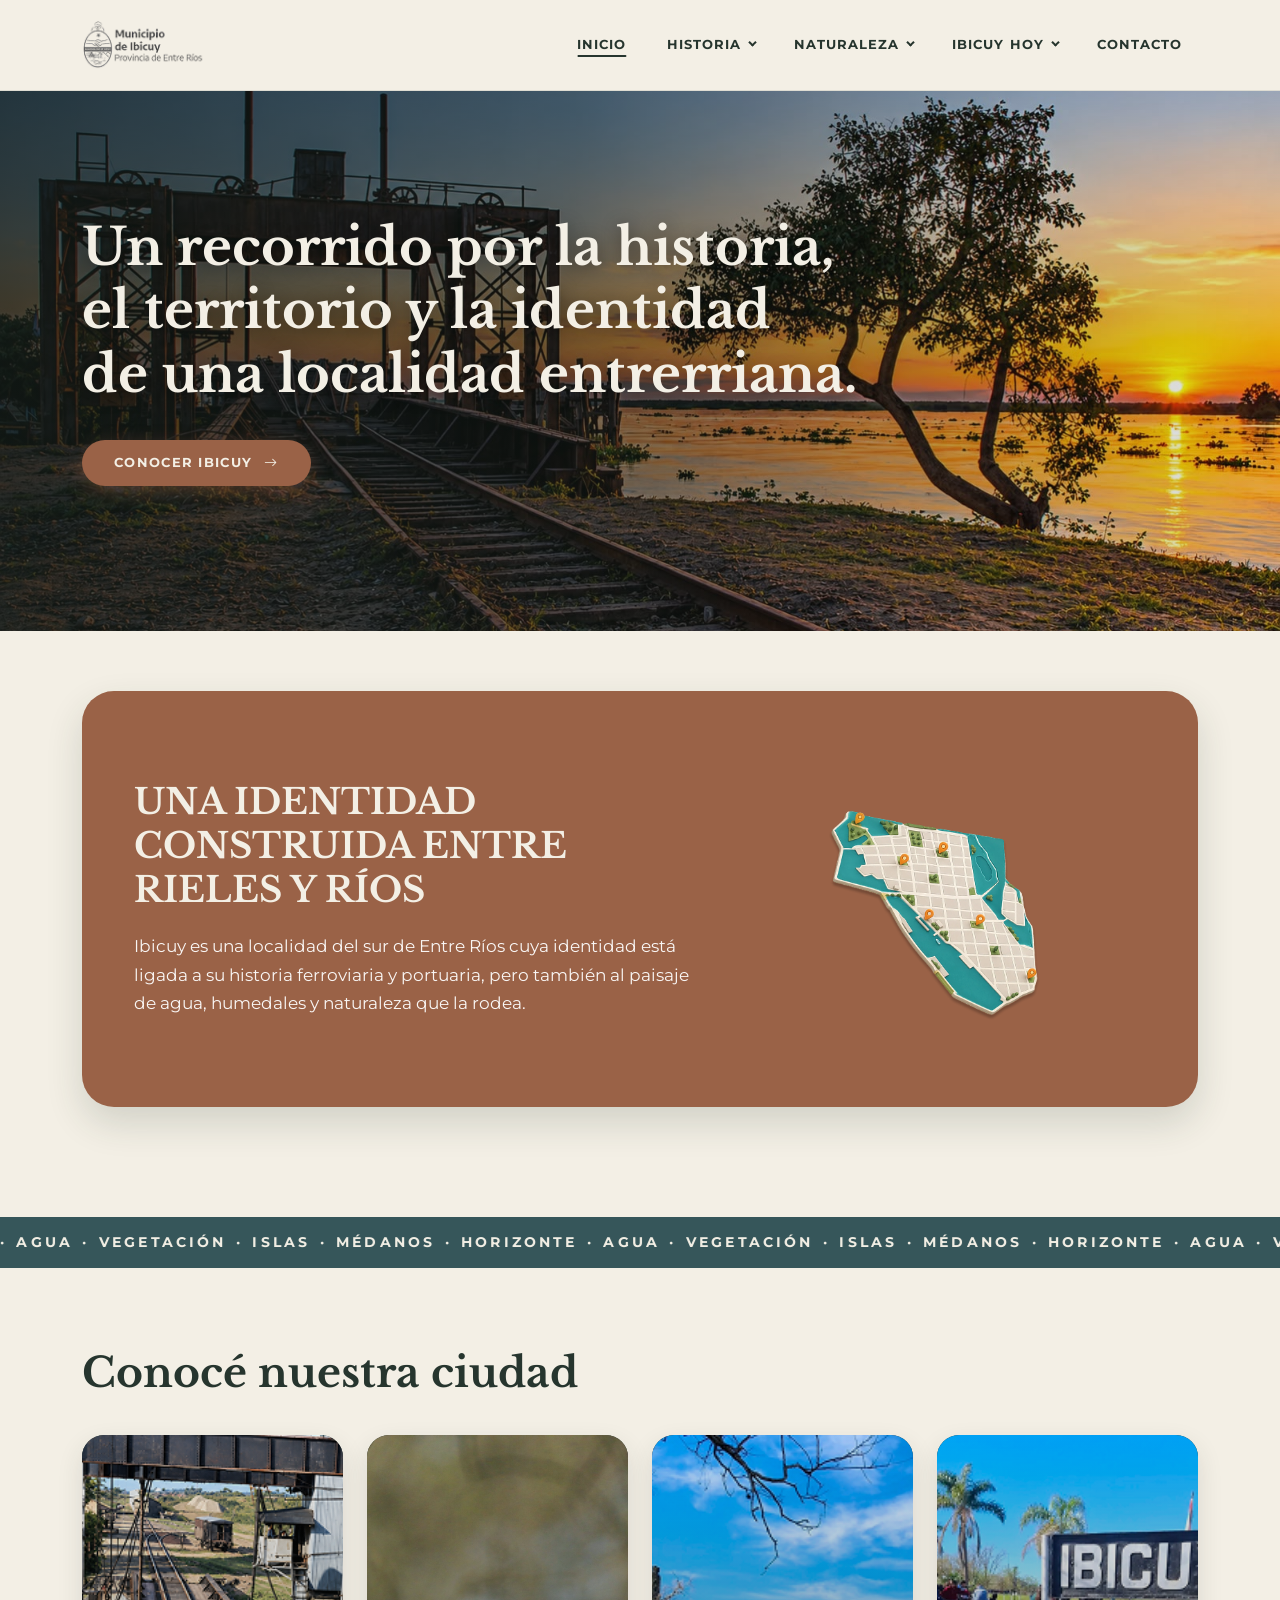
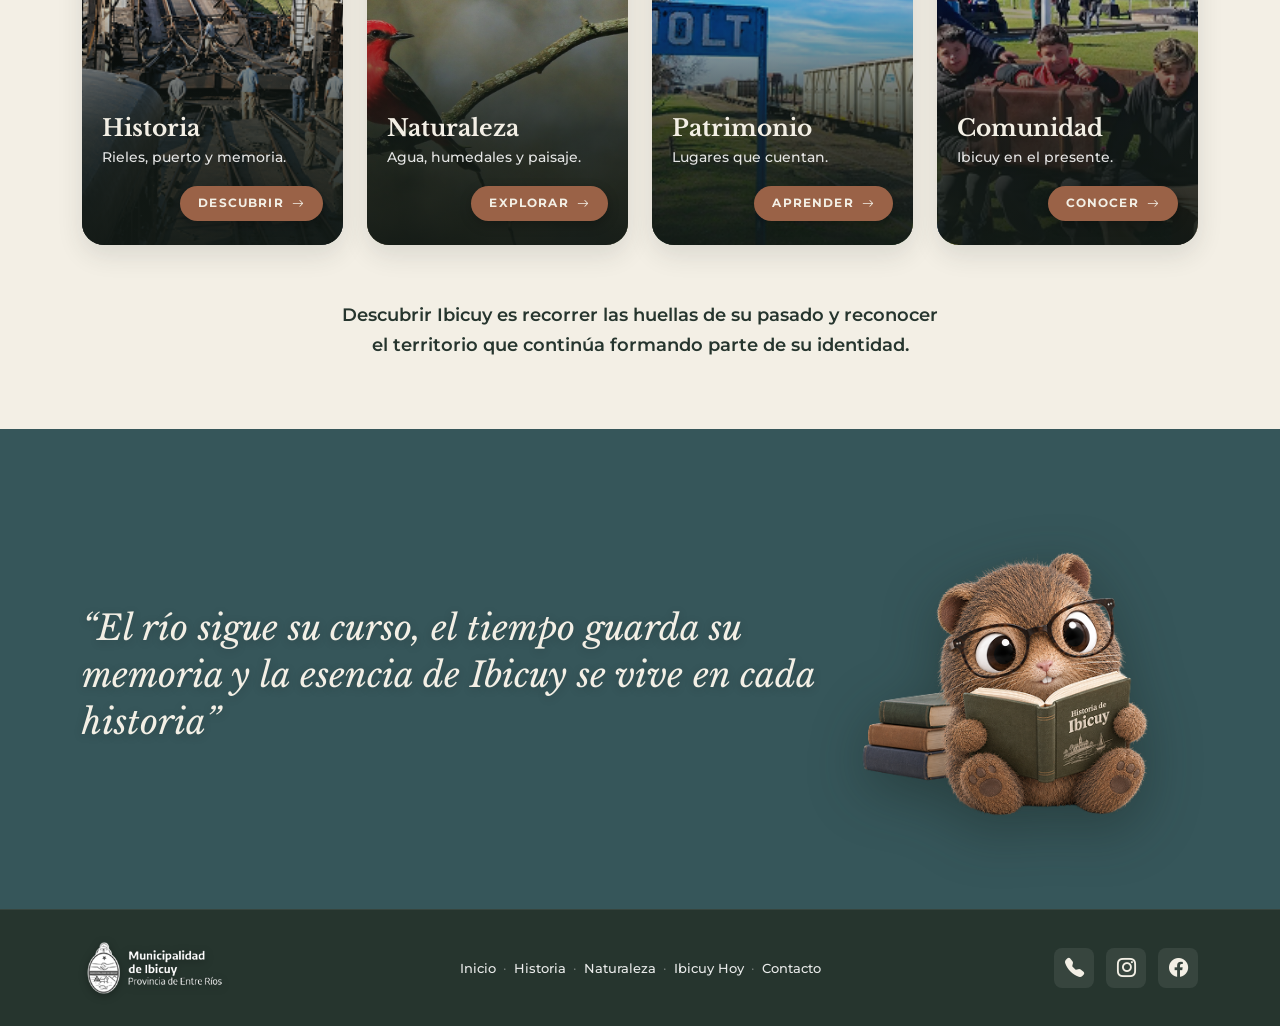
<file: index.html>
<!doctype html>
<html lang="es">

<head>
  <meta charset="utf-8">
  <meta name="viewport" content="width=device-width, initial-scale=1">
  <title>Ibicuy - Un recorrido por la historia, el territorio y la identidad</title>
  <meta name="description"
    content="Ibicuy es una localidad del sur de Entre Ríos cuya identidad está ligada a su historia ferroviaria y portuaria, pero también al paisaje de agua, humedales y naturaleza que la rodea.">

  <!-- Favicons adaptados a todos los dispositivos y tamaños -->
  <link rel="icon" type="image/png" href="imgs/favicon.png">
  <link rel="icon" type="image/png" sizes="16x16" href="imgs/favicon-16x16.png">
  <link rel="icon" type="image/png" sizes="32x32" href="imgs/favicon-32x32.png">
  <link rel="apple-touch-icon" sizes="180x180" href="imgs/apple-touch-icon.png">
  <link rel="icon" type="image/png" sizes="192x192" href="imgs/android-chrome-192x192.png">
  <link rel="icon" type="image/png" sizes="512x512" href="imgs/android-chrome-512x512.png">

  <!-- Google Fonts (Fallback para máxima compatibilidad) -->
  <link rel="preconnect" href="https://fonts.googleapis.com">
  <link rel="preconnect" href="https://fonts.gstatic.com" crossorigin>
  <link
    href="https://fonts.googleapis.com/css2?family=Libre+Baskerville:ital,wght@0,400;0,700;1,400&family=Montserrat:ital,wght@0,400;0,500;0,600;0,700;0,800;1,400&display=swap"
    rel="stylesheet">

  <!-- Bootstrap 5.3 & Bootstrap Icons -->
  <link href="https://cdn.jsdelivr.net/npm/bootstrap@5.3.3/dist/css/bootstrap.min.css" rel="stylesheet">
  <link rel="stylesheet" href="https://cdn.jsdelivr.net/npm/bootstrap-icons@1.11.3/font/bootstrap-icons.min.css">

  <!-- Estilos personalizados del proyecto -->
  <link rel="stylesheet" href="css/style.css">
</head>

<body>
  <!-- ==========================================================================
         HEADER / NAVBAR
         ========================================================================== -->
  <header class="site-header">
    <nav class="navbar navbar-expand-lg py-3">
      <div class="container">
        <!-- Logo oficial de Municipio de Ibicuy -->
        <a class="navbar-brand brand-wrapper" href="index.html" id="nav-brand">
          <img src="imgs/logo_modelo_gris.png" alt="Municipio de Ibicuy - Provincia de Entre Ríos"
            class="site-header-logo">
        </a>

        <!-- Botón hamburguesa para responsive -->
        <button class="navbar-toggler border-0 shadow-none" type="button" data-bs-toggle="collapse"
          data-bs-target="#navbarIbicuy" aria-controls="navbarIbicuy" aria-expanded="false"
          aria-label="Abrir navegación">
          <span class="navbar-toggler-icon"></span>
        </button>

        <!-- Links de navegación con dropdowns exactos al wireframe -->
        <div class="collapse navbar-collapse justify-content-end" id="navbarIbicuy">
          <ul class="navbar-nav align-items-lg-center gap-lg-2 mt-3 mt-lg-0">
            <li class="nav-item">
              <a class="nav-link nav-link-custom active" aria-current="page" href="index.html" id="link-inicio">
                <span class="nav-text">INICIO</span>
              </a>
            </li>

            <li class="nav-item dropdown">
              <a class="nav-link nav-link-custom dropdown-toggle" href="html/pagina1.html" id="dropdownHistoria"
                role="button" data-bs-toggle="dropdown" aria-expanded="false">
                <span class="nav-text">HISTORIA</span>
              </a>
              <ul class="dropdown-menu dropdown-menu-custom" aria-labelledby="dropdownHistoria">
                <li><a class="dropdown-item dropdown-item-custom" href="html/pagina1.html">Raíces de nuestro pueblo</a>
                </li>
                <li><a class="dropdown-item dropdown-item-custom" href="html/pagina1.html#linea-de-tiempo">Historia de
                    Ibicuy</a></li>
                <li><a class="dropdown-item dropdown-item-custom" href="html/pagina1.html#huellas-ferrocarril">Las
                    huellas del ferrocarril</a></li>
              </ul>
            </li>

            <li class="nav-item dropdown">
              <a class="nav-link nav-link-custom dropdown-toggle" href="html/pagina2.html" id="dropdownNaturaleza"
                role="button" data-bs-toggle="dropdown" aria-expanded="false">
                <span class="nav-text">NATURALEZA</span>
              </a>
              <ul class="dropdown-menu dropdown-menu-custom" aria-labelledby="dropdownNaturaleza">
                <li><a class="dropdown-item dropdown-item-custom" href="html/pagina2.html">Un pueblo rodeado de agua y
                    naturaleza</a></li>
                <li><a class="dropdown-item dropdown-item-custom" href="html/pagina2.html#vida-territorio">La vida del
                    territorio</a></li>
                <li><a class="dropdown-item dropdown-item-custom" href="html/pagina2.html#conservacion">Conservación y
                    cuidado</a></li>
              </ul>
            </li>

            <li class="nav-item dropdown">
              <a class="nav-link nav-link-custom dropdown-toggle" href="html/pagina3.html" id="dropdownIbicuyHoy"
                role="button" data-bs-toggle="dropdown" aria-expanded="false">
                <span class="nav-text">IBICUY HOY</span>
              </a>
              <ul class="dropdown-menu dropdown-menu-custom" aria-labelledby="dropdownIbicuyHoy">
                <li><a class="dropdown-item dropdown-item-custom" href="html/pagina3.html">Una identidad que sigue
                    viva</a></li>
                <li><a class="dropdown-item dropdown-item-custom" href="html/pagina3.html#lugares">Lugares
                    destacados</a></li>
                <li><a class="dropdown-item dropdown-item-custom" href="html/pagina3.html#cultura">Cultura y
                    comunidad</a></li>
                <li><a class="dropdown-item dropdown-item-custom" href="html/pagina3.html#actividades">Actividades</a>
                </li>
                <li><a class="dropdown-item dropdown-item-custom" href="html/pagina3.html#turista">Información para el
                    turista</a></li>
              </ul>
            </li>

            <li class="nav-item">
              <a class="nav-link nav-link-custom" href="html/pagina4.html" id="link-contacto">
                <span class="nav-text">CONTACTO</span>
              </a>
            </li>
          </ul>
        </div>
      </div>
    </nav>
  </header>

  <!-- ==========================================================================
         HERO SECTION
         ========================================================================== -->
  <section class="hero-section" id="hero">
    <div class="container">
      <div class="row align-items-center">
        <div class="col-lg-10 col-xl-9">
          <h1 class="hero-title">
            Un recorrido por la historia,<br>
            el territorio y la identidad<br>
            de una localidad entrerriana.
          </h1>
          <a href="#identidad" class="btn btn-hero-pill" id="btn-conocer-ibicuy">
            CONOCER IBICUY <i class="bi bi-arrow-right"></i>
          </a>
        </div>
      </div>
    </div>
  </section>

  <!-- ==========================================================================
         SECTION 2: UNA IDENTIDAD CONSTRUIDA ENTRE RIELES Y RÍOS
         ========================================================================== -->
  <section class="identity-section" id="identidad">
    <div class="container">
      <div class="identity-card">
        <div class="row align-items-center g-4 g-lg-5">
          <!-- Columna de texto -->
          <div class="col-lg-7">
            <h2 class="identity-title">
              UNA IDENTIDAD CONSTRUIDA ENTRE RIELES Y RÍOS
            </h2>
            <p class="identity-body">
              Ibicuy es una localidad del sur de Entre Ríos cuya identidad está ligada a su historia ferroviaria y
              portuaria, pero también al paisaje de agua, humedales y naturaleza que la rodea.
            </p>
          </div>

          <!-- Columna de mapa ilustrado con pines -->
          <div class="col-lg-5 text-center">
            <div class="identity-map-box">
              <img src="imgs/mapa.png" alt="Mapa territorial ilustrado de Ibicuy, Entre Ríos" class="identity-map-img">
            </div>
          </div>
        </div>
      </div>
    </div>
  </section>

  <!-- ==========================================================================
         SEPARADOR: TICKER VERDE PETRÓLEO
         ========================================================================== -->
  <div class="nature-ticker-ribbon" role="region" aria-label="Conceptos naturales">
    <div class="nature-ticker-track">
      <div class="nature-ticker-content">
        <span class="nature-ticker-text">· AGUA · VEGETACIÓN · ISLAS · MÉDANOS · HORIZONTE · AGUA · VEGETACIÓN · ISLAS ·
          MÉDANOS · HORIZONTE · AGUA · VEGETACIÓN · ISLAS · MÉDANOS · HORIZONTE&nbsp;</span>
      </div>
      <div class="nature-ticker-content" aria-hidden="true">
        <span class="nature-ticker-text">· AGUA · VEGETACIÓN · ISLAS · MÉDANOS · HORIZONTE · AGUA · VEGETACIÓN · ISLAS ·
          MÉDANOS · HORIZONTE · AGUA · VEGETACIÓN · ISLAS · MÉDANOS · HORIZONTE&nbsp;</span>
      </div>
    </div>
  </div>

  <!-- ==========================================================================
         SECTION 3: CONOCÉ NUESTRA CIUDAD
         ========================================================================== -->
  <section class="city-section" id="ciudad">
    <div class="container">
      <!-- Título de sección -->
      <h2 class="city-section-title">Conocé nuestra ciudad</h2>

      <!-- Grilla de 4 tarjetas -->
      <div class="row g-4">
        <!-- Tarjeta 1: Historia -->
        <div class="col-12 col-sm-6 col-lg-3">
          <article class="city-card">
            <img src="imgs/2_historia.png" alt="Fotografía histórica del ferrocarril y puerto de Ibicuy"
              class="city-card-bg">
            <div class="city-card-overlay"></div>
            <div class="city-card-content">
              <div class="city-card-text-group">
                <h3 class="city-card-heading">Historia</h3>
                <p class="city-card-sub">Rieles, puerto y memoria.</p>
              </div>
              <div class="city-card-footer">
                <a href="html/pagina1.html" class="btn-card-pill" id="card-btn-historia">
                  DESCUBRIR <i class="bi bi-arrow-right"></i>
                </a>
              </div>
            </div>
          </article>
        </div>

        <!-- Tarjeta 2: Naturaleza -->
        <div class="col-12 col-sm-6 col-lg-3">
          <article class="city-card">
            <img src="imgs/3_naturaleza.JPG" alt="Churrinche, ave de los humedales de Ibicuy" class="city-card-bg">
            <div class="city-card-overlay"></div>
            <div class="city-card-content">
              <div class="city-card-text-group">
                <h3 class="city-card-heading">Naturaleza</h3>
                <p class="city-card-sub">Agua, humedales y paisaje.</p>
              </div>
              <div class="city-card-footer">
                <a href="html/pagina2.html" class="btn-card-pill" id="card-btn-naturaleza">
                  EXPLORAR <i class="bi bi-arrow-right"></i>
                </a>
              </div>
            </div>
          </article>
        </div>

        <!-- Tarjeta 3: Patrimonio -->
        <div class="col-12 col-sm-6 col-lg-3">
          <article class="city-card">
            <img src="imgs/4_patrimonio.png" alt="Cartel de la estación Holt y formaciones ferroviarias"
              class="city-card-bg">
            <div class="city-card-overlay"></div>
            <div class="city-card-content">
              <div class="city-card-text-group">
                <h3 class="city-card-heading">Patrimonio</h3>
                <p class="city-card-sub">Lugares que cuentan.</p>
              </div>
              <div class="city-card-footer">
                <a href="html/pagina1.html" class="btn-card-pill" id="card-btn-patrimonio">
                  APRENDER <i class="bi bi-arrow-right"></i>
                </a>
              </div>
            </div>
          </article>
        </div>

        <!-- Tarjeta 4: Comunidad -->
        <div class="col-12 col-sm-6 col-lg-3">
          <article class="city-card">
            <img src="imgs/5_comunidad.png" alt="Comunidad de jóvenes en la estación de Ibicuy" class="city-card-bg">
            <div class="city-card-overlay"></div>
            <div class="city-card-content">
              <div class="city-card-text-group">
                <h3 class="city-card-heading">Comunidad</h3>
                <p class="city-card-sub">Ibicuy en el presente.</p>
              </div>
              <div class="city-card-footer">
                <a href="html/pagina3.html" class="btn-card-pill" id="card-btn-comunidad">
                  CONOCER <i class="bi bi-arrow-right"></i>
                </a>
              </div>
            </div>
          </article>
        </div>
      </div>

      <!-- Texto de cierre de sección -->
      <div class="row">
        <div class="col-12">
          <p class="city-bottom-text">
            Descubrir Ibicuy es recorrer las huellas de su pasado y reconocer<br class="d-none d-md-inline">
            el territorio que continúa formando parte de su identidad.
          </p>
        </div>
      </div>
    </div>
  </section>

  <!-- ==========================================================================
         SECTION 4: QUOTE / FRASE DESTACADA CON MASCOTA
         ========================================================================== -->
  <section class="quote-section" id="frase">
    <div class="container">
      <div class="row align-items-center justify-content-between g-4">
        <div class="col-lg-8 col-md-7 text-center text-md-start">
          <blockquote class="featured-quote">
            “El río sigue su curso, el tiempo guarda su memoria y la esencia de Ibicuy se vive en cada historia”
          </blockquote>
        </div>
        <div class="col-lg-4 col-md-5 text-center text-md-end">
          <div class="quote-mascot-box">
            <img src="imgs/cuis_leyendo.png" alt="Mascota de Ibicuy leyendo el libro Historia de Ibicuy"
              class="quote-mascot-img">
          </div>
        </div>
      </div>
    </div>
  </section>

  <!-- ==========================================================================
         FOOTER
         ========================================================================== -->
  <footer class="site-footer" id="contacto">
    <div class="container">
      <div class="row align-items-center gy-4">
        <!-- Columna izquierda: Escudo y nombre oficial -->
        <div class="col-lg-4 col-md-5">
          <div class="footer-brand-box">
            <img src="imgs/logo_modelo_blanco.png" alt="Municipalidad de Ibicuy - Provincia de Entre Ríos"
              class="footer-logo-img">
          </div>
        </div>

        <!-- Columna central: Enlaces de pie de página -->
        <div class="col-lg-5 col-md-4 text-center">
          <ul class="footer-nav-list">
            <li><a href="index.html" class="footer-nav-item">Inicio</a></li>
            <li class="footer-nav-dot">·</li>
            <li><a href="html/pagina1.html" class="footer-nav-item">Historia</a></li>
            <li class="footer-nav-dot">·</li>
            <li><a href="html/pagina2.html" class="footer-nav-item">Naturaleza</a></li>
            <li class="footer-nav-dot">·</li>
            <li><a href="html/pagina3.html" class="footer-nav-item">Ibicuy Hoy</a></li>
            <li class="footer-nav-dot">·</li>
            <li><a href="html/pagina4.html" class="footer-nav-item">Contacto</a></li>
          </ul>
        </div>

        <!-- Columna derecha: Canales de contacto / redes sociales -->
        <div class="col-lg-3 col-md-3">
          <div class="footer-social-box">
            <a href="tel:+543446000000" class="social-icon-btn" aria-label="Llamar a la municipalidad" title="Teléfono">
              <i class="bi bi-telephone-fill"></i>
            </a>
            <a href="https://www.instagram.com/municipiodeibicuy?srtk=MTJsdDR6NjltZG40OQ==" target="_blank"
              rel="noopener noreferrer" class="social-icon-btn" aria-label="Instagram oficial" title="Instagram">
              <i class="bi bi-instagram"></i>
            </a>
            <a href="https://www.facebook.com/share/1FLqgSXv5c/" target="_blank" rel="noopener noreferrer"
              class="social-icon-btn" aria-label="Facebook oficial" title="Facebook">
              <i class="bi bi-facebook"></i>
            </a>
          </div>
        </div>
      </div>
    </div>
  </footer>

  <!-- Bootstrap 5.3 Bundle JS -->
  <script src="https://cdn.jsdelivr.net/npm/bootstrap@5.3.3/dist/js/bootstrap.bundle.min.js"></script>

  <!-- Script para efectos de scroll sutil en header -->
  <script>
    document.addEventListener('DOMContentLoaded', function () {
      const header = document.querySelector('.site-header');
      window.addEventListener('scroll', function () {
        if (window.scrollY > 20) {
          header.classList.add('scrolled');
        } else {
          header.classList.remove('scrolled');
        }
      });
    });
  </script>
</body>

</html>
</file>
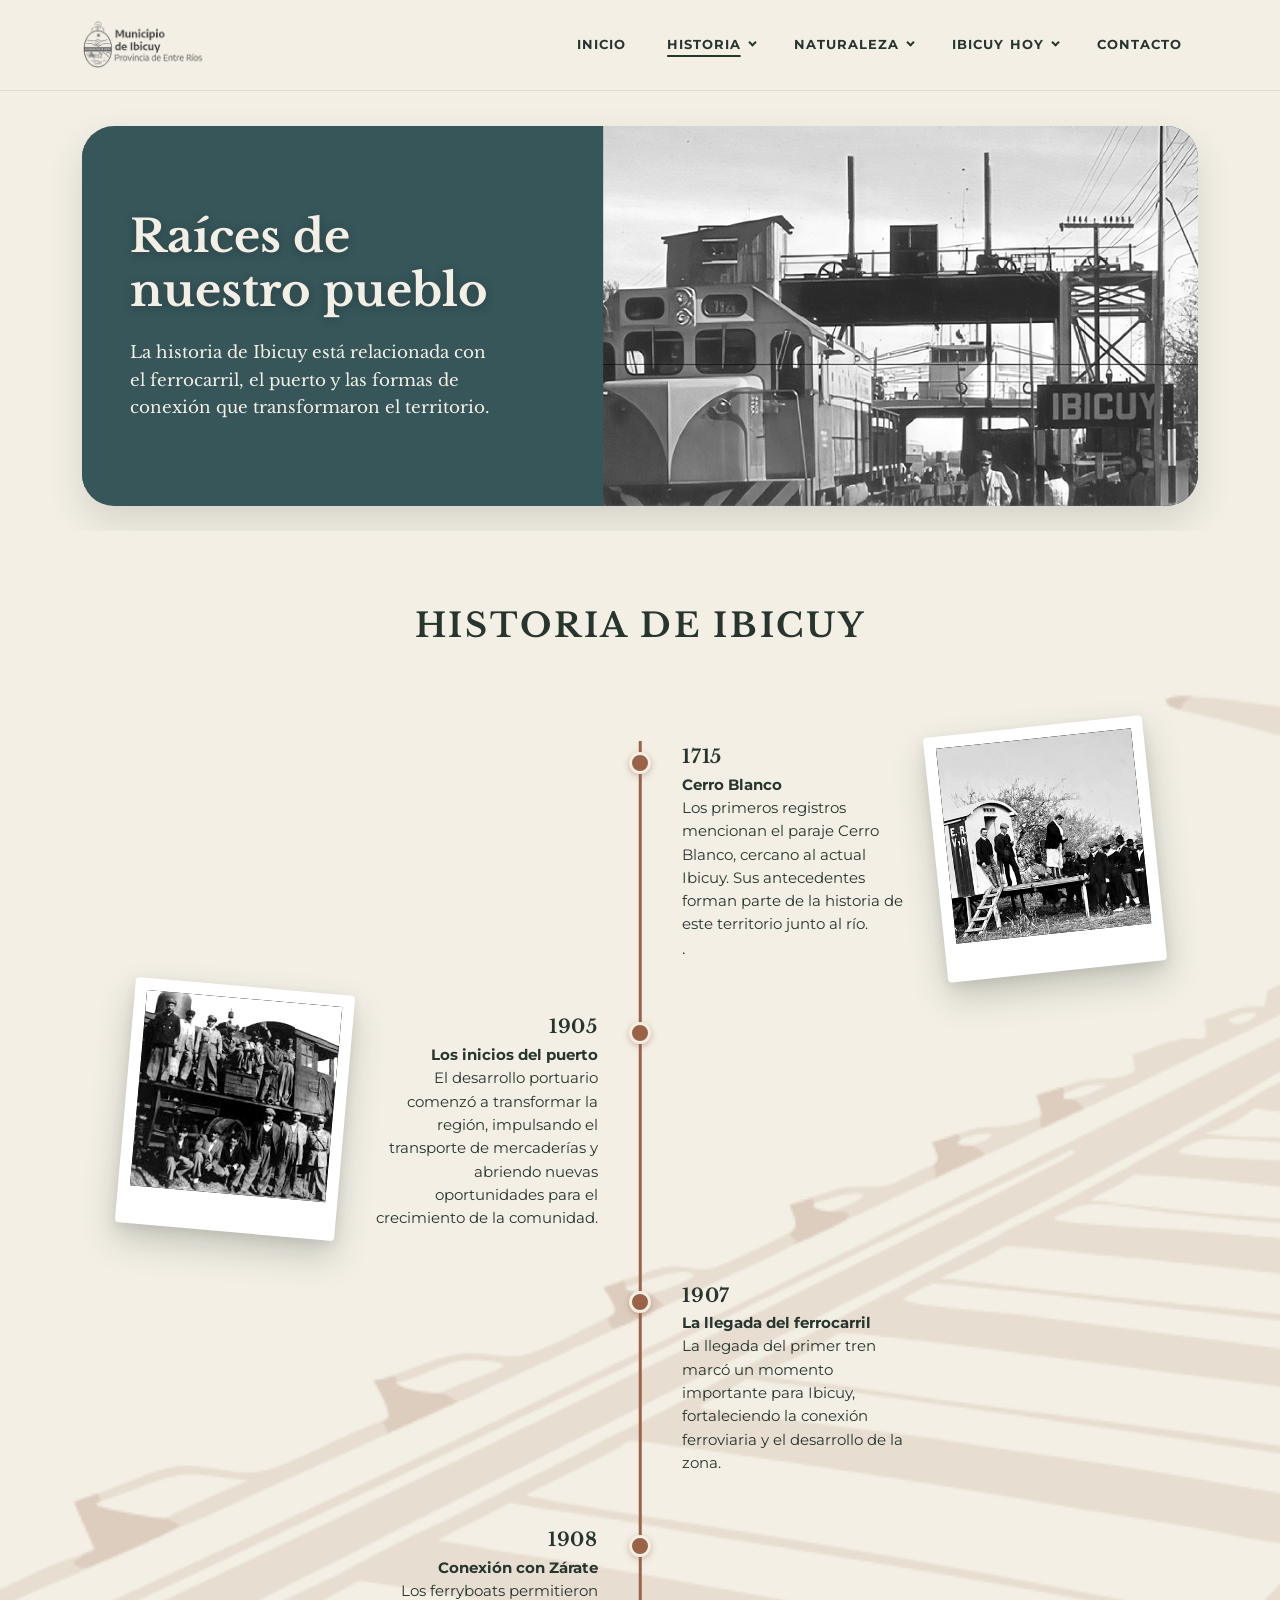
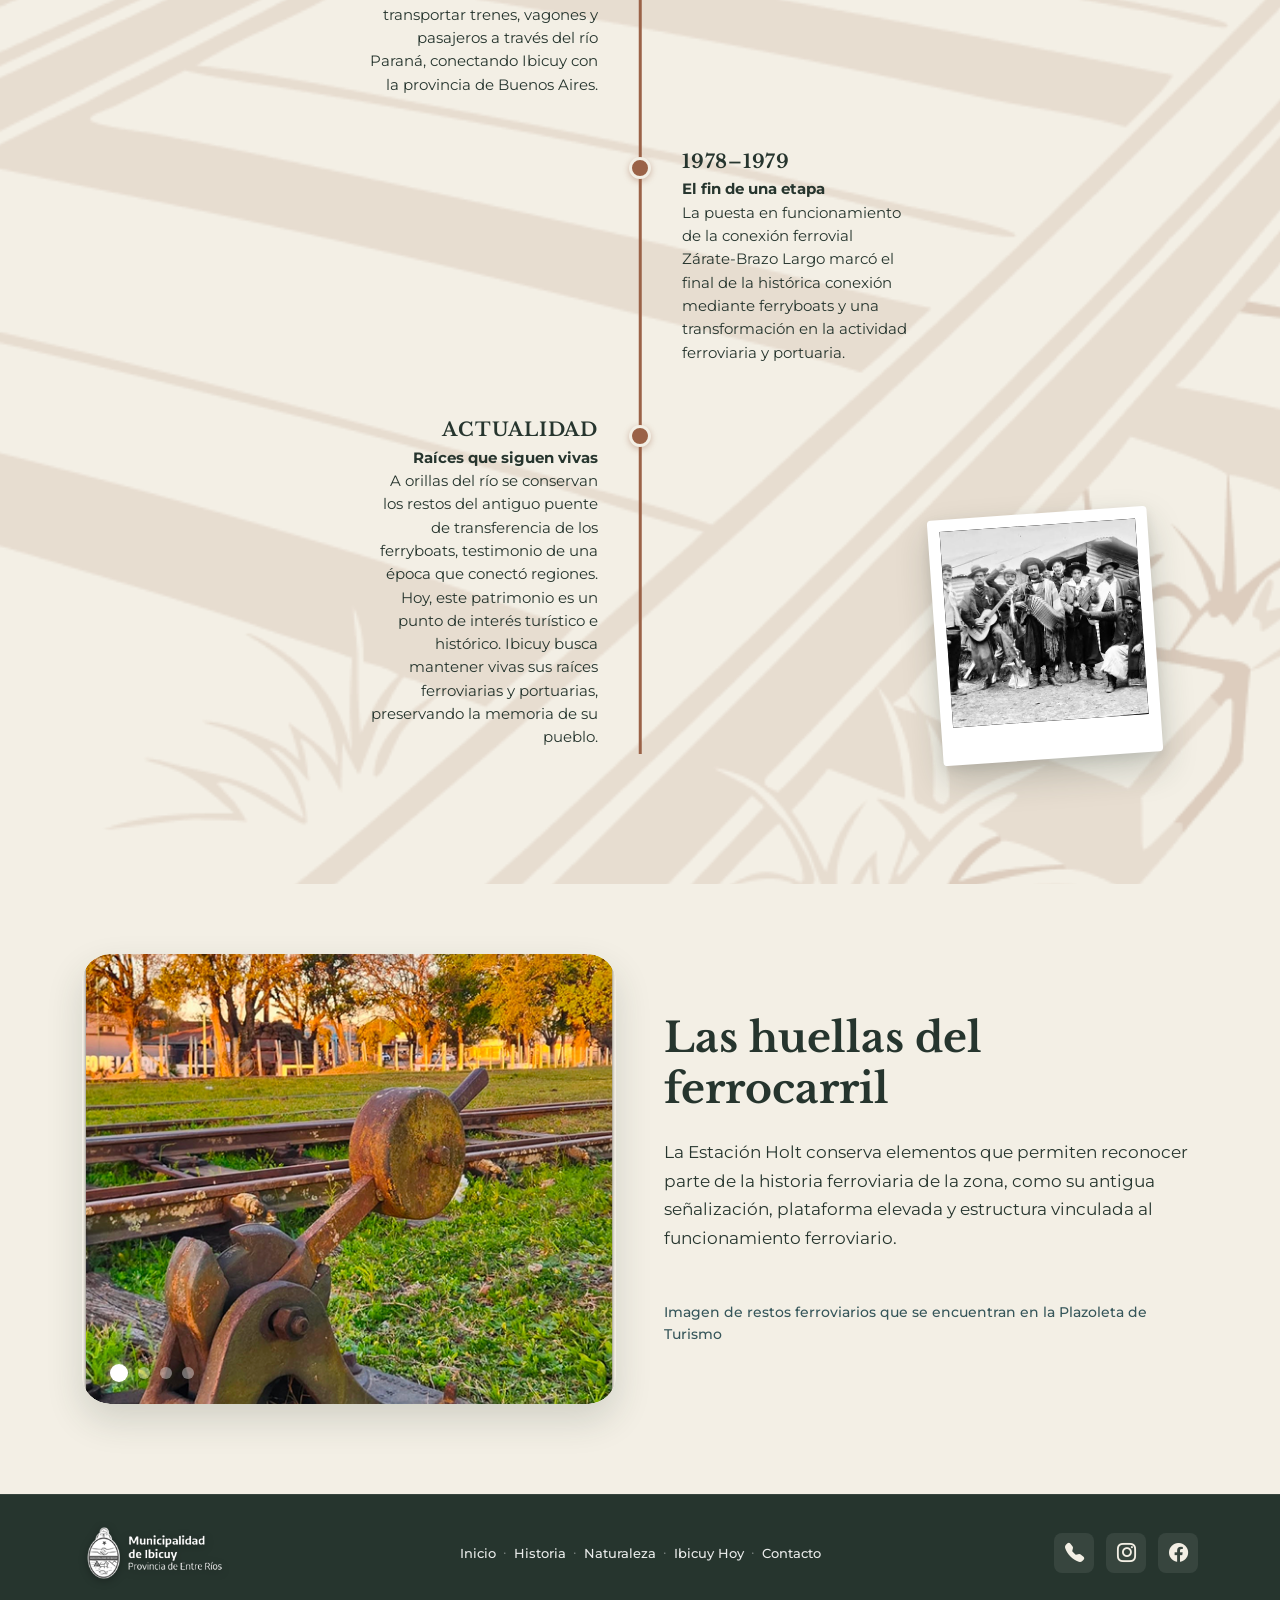
<file: html/pagina1.html>
<!doctype html>
<html lang="es">

<head>
  <meta charset="utf-8">
  <meta name="viewport" content="width=device-width, initial-scale=1">
  <title>Historia - Raíces de nuestro pueblo | Ibicuy</title>
  <meta name="description"
    content="La historia de Ibicuy está relacionada con el ferrocarril, el puerto y las formas de conexión que transformaron el territorio.">

  <!-- Favicons adaptados a todos los dispositivos y tamaños -->
  <link rel="icon" type="image/png" href="../imgs/favicon.png">
  <link rel="icon" type="image/png" sizes="16x16" href="../imgs/favicon-16x16.png">
  <link rel="icon" type="image/png" sizes="32x32" href="../imgs/favicon-32x32.png">
  <link rel="apple-touch-icon" sizes="180x180" href="../imgs/apple-touch-icon.png">
  <link rel="icon" type="image/png" sizes="192x192" href="../imgs/android-chrome-192x192.png">
  <link rel="icon" type="image/png" sizes="512x512" href="../imgs/android-chrome-512x512.png">


  <!-- Google Fonts -->
  <link rel="preconnect" href="https://fonts.googleapis.com">
  <link rel="preconnect" href="https://fonts.gstatic.com" crossorigin>
  <link
    href="https://fonts.googleapis.com/css2?family=Libre+Baskerville:ital,wght@0,400;0,700;1,400&family=Montserrat:ital,wght@0,400;0,500;0,600;0,700;0,800;1,400&display=swap"
    rel="stylesheet">

  <!-- Bootstrap 5.3 & Icons -->
  <link href="https://cdn.jsdelivr.net/npm/bootstrap@5.3.3/dist/css/bootstrap.min.css" rel="stylesheet">
  <link rel="stylesheet" href="https://cdn.jsdelivr.net/npm/bootstrap-icons@1.11.3/font/bootstrap-icons.min.css">

  <!-- Estilos personalizados -->
  <link rel="stylesheet" href="../css/style.css">
</head>

<body>
  <!-- ==========================================================================
         HEADER / NAVBAR
         ========================================================================== -->
  <header class="site-header">
    <nav class="navbar navbar-expand-lg py-3">
      <div class="container">
        <!-- Logo oficial de Municipio de Ibicuy -->
        <a class="navbar-brand brand-wrapper" href="../index.html" id="nav-brand">
          <img src="../imgs/logo_modelo_gris.png" alt="Municipio de Ibicuy - Provincia de Entre Ríos"
            class="site-header-logo">
        </a>

        <!-- Botón hamburguesa para responsive -->
        <button class="navbar-toggler border-0 shadow-none" type="button" data-bs-toggle="collapse"
          data-bs-target="#navbarIbicuy" aria-controls="navbarIbicuy" aria-expanded="false"
          aria-label="Abrir navegación">
          <span class="navbar-toggler-icon"></span>
        </button>

        <!-- Menú de navegación -->
        <div class="collapse navbar-collapse justify-content-end" id="navbarIbicuy">
          <ul class="navbar-nav align-items-lg-center gap-lg-2 mt-3 mt-lg-0">
            <li class="nav-item">
              <a class="nav-link nav-link-custom" href="../index.html" id="link-inicio">
                <span class="nav-text">INICIO</span>
              </a>
            </li>

            <li class="nav-item dropdown">
              <a class="nav-link nav-link-custom active dropdown-toggle" href="pagina1.html" id="dropdownHistoria"
                role="button" data-bs-toggle="dropdown" aria-expanded="false">
                <span class="nav-text">HISTORIA</span>
              </a>
              <ul class="dropdown-menu dropdown-menu-custom" aria-labelledby="dropdownHistoria">
                <li><a class="dropdown-item dropdown-item-custom active" href="pagina1.html">Raíces de nuestro
                    pueblo</a></li>
                <li><a class="dropdown-item dropdown-item-custom" href="pagina1.html#linea-de-tiempo">Historia de
                    Ibicuy</a></li>
                <li><a class="dropdown-item dropdown-item-custom" href="pagina1.html#huellas-ferrocarril">Las huellas
                    del ferrocarril</a></li>
              </ul>
            </li>

            <li class="nav-item dropdown">
              <a class="nav-link nav-link-custom dropdown-toggle" href="pagina2.html" id="dropdownNaturaleza"
                role="button" data-bs-toggle="dropdown" aria-expanded="false">
                <span class="nav-text">NATURALEZA</span>
              </a>
              <ul class="dropdown-menu dropdown-menu-custom" aria-labelledby="dropdownNaturaleza">
                <li><a class="dropdown-item dropdown-item-custom" href="pagina2.html">Un pueblo rodeado de agua y
                    naturaleza</a></li>
                <li><a class="dropdown-item dropdown-item-custom" href="pagina2.html#vida-territorio">La vida del
                    territorio</a></li>
                <li><a class="dropdown-item dropdown-item-custom" href="pagina2.html#conservacion">Conservación y
                    cuidado</a></li>
              </ul>
            </li>

            <li class="nav-item dropdown">
              <a class="nav-link nav-link-custom dropdown-toggle" href="pagina3.html" id="dropdownIbicuyHoy"
                role="button" data-bs-toggle="dropdown" aria-expanded="false">
                <span class="nav-text">IBICUY HOY</span>
              </a>
              <ul class="dropdown-menu dropdown-menu-custom" aria-labelledby="dropdownIbicuyHoy">
                <li><a class="dropdown-item dropdown-item-custom" href="pagina3.html">Una identidad que sigue viva</a>
                </li>
                <li><a class="dropdown-item dropdown-item-custom" href="pagina3.html#lugares">Lugares destacados</a>
                </li>
                <li><a class="dropdown-item dropdown-item-custom" href="pagina3.html#cultura">Cultura y comunidad</a>
                </li>
                <li><a class="dropdown-item dropdown-item-custom" href="pagina3.html#actividades">Actividades</a></li>
                <li><a class="dropdown-item dropdown-item-custom" href="pagina3.html#turista">Información para el
                    turista</a></li>
              </ul>
            </li>

            <li class="nav-item">
              <a class="nav-link nav-link-custom" href="pagina4.html" id="link-contacto">
                <span class="nav-text">CONTACTO</span>
              </a>
            </li>
          </ul>
        </div>
      </div>
    </nav>
  </header>

  <!-- ==========================================================================
         SECCIÓN 1: HERO / BANNER HISTÓRICO
         ========================================================================== -->
  <section class="history-hero-section">
    <div class="container">
      <div class="history-hero-card">
        <div class="row g-0 align-items-stretch">
          <!-- Bloque de texto petróleo -->
          <div class="col-lg-5 col-md-6 d-flex align-items-center">
            <div class="history-hero-content">
              <h1 class="history-hero-title">
                Raíces de nuestro pueblo
              </h1>
              <p class="history-hero-desc">
                La historia de Ibicuy está relacionada con el ferrocarril, el puerto y las formas de conexión que
                transformaron el territorio.
              </p>
            </div>
          </div>

          <!-- Bloque de imagen histórica en B&N -->
          <div class="col-lg-7 col-md-6">
            <div class="history-hero-img-box">
              <img src="../imgs/historia_ferrocarril.png" alt="Locomotora y ferry boat en el puerto de Ibicuy"
                class="history-hero-img">
            </div>
          </div>
        </div>
      </div>
    </div>
  </section>

  <!-- ==========================================================================
         SECCIÓN 2: LÍNEA DE TIEMPO "HISTORIA DE IBICUY"
         ========================================================================== -->
  <section class="history-timeline-section" id="linea-de-tiempo">
    <!-- Ilustración de vías en el fondo -->
    <div class="timeline-tracks-bg" aria-hidden="true"></div>

    <div class="container">
      <!-- Título de sección -->
      <h2 class="history-section-title">HISTORIA DE IBICUY</h2>

      <!-- Contenedor relativo para el eje y las fotos Polaroid flotantes -->
      <div class="timeline-wrapper">

        <!-- Polaroid 1: Superior Derecha -->
        <div class="polaroid-card polaroid-top-right" title="Trabajadores de Entre Ríos Vías y Obras">
          <div class="polaroid-inner">
            <img src="../imgs/historia_ferrocarril_1.jpeg"
              alt="Fotografía histórica del personal ferroviario junto al vagón E. R. V y O" class="polaroid-img">
          </div>
        </div>

        <!-- Polaroid 2: Intermedia Izquierda -->
        <div class="polaroid-card polaroid-mid-left" title="Personal ferroviario sobre la locomotora">
          <div class="polaroid-inner">
            <img src="../imgs/historia_ferrocarril_2.jpeg"
              alt="Trabajadores posando sobre la locomotora a vapor histórica" class="polaroid-img">
          </div>
        </div>

        <!-- Polaroid 3: Inferior Derecha -->
        <div class="polaroid-card polaroid-bottom-right" title="Músicos y comunidad ferroviaria tradicional">
          <div class="polaroid-inner">
            <img src="../imgs/historia_ferrocarril_3.jpeg"
              alt="Comunidad de trabajadores y músicos tradicionales de Ibicuy" class="polaroid-img">
          </div>
        </div>

        <!-- Eje central con nodos alternados -->
        <div class="timeline-central-axis">

          <!-- Nodo 1 (Derecha) -->
          <div class="timeline-node right">
            <span class="timeline-dot"></span>
            <h3 class="timeline-year">1715</h3>
            <p class="timeline-title">Cerro Blanco</p>
            <p class="timeline-text">Los primeros registros mencionan el paraje Cerro Blanco, cercano al actual Ibicuy.
              Sus antecedentes forman parte de la historia de este territorio junto al río.</p>
            .</p>
          </div>

          <!-- Nodo 2 (Izquierda) -->
          <div class="timeline-node left">
            <span class="timeline-dot"></span>
            <h3 class="timeline-year">1905</h3>
            <p class="timeline-title">Los inicios del puerto</p>
            <p class="timeline-text">El desarrollo portuario comenzó a transformar la región, impulsando el transporte
              de mercaderías y abriendo nuevas oportunidades para el crecimiento de la comunidad.</p>
          </div>

          <!-- Nodo 3 (Derecha) -->
          <div class="timeline-node right">
            <span class="timeline-dot"></span>
            <h3 class="timeline-year">1907</h3>
            <p class="timeline-title">La llegada del ferrocarril</p>
            <p class="timeline-text">La llegada del primer tren marcó un momento importante para Ibicuy, fortaleciendo
              la conexión ferroviaria y el desarrollo de la zona.</p>
          </div>

          <!-- Nodo 4 (Izquierda) -->
          <div class="timeline-node left">
            <span class="timeline-dot"></span>
            <h3 class="timeline-year">1908</h3>
            <p class="timeline-title">Conexión con Zárate</p>
            <p class="timeline-text">Los ferryboats permitieron transportar trenes, vagones y pasajeros a través del río
              Paraná, conectando Ibicuy con la provincia de Buenos Aires.</p>
          </div>

          <!-- Nodo 5 (Derecha) -->
          <div class="timeline-node right">
            <span class="timeline-dot"></span>
            <h3 class="timeline-year">1978–1979</h3>
            <p class="timeline-title">El fin de una etapa</p>
            <p class="timeline-text">La puesta en funcionamiento de la conexión ferrovial Zárate-Brazo Largo marcó el
              final de la histórica conexión mediante ferryboats y una transformación en la actividad ferroviaria y
              portuaria.</p>
          </div>

          <!-- Nodo 6 (Izquierda) -->
          <div class="timeline-node left">
            <span class="timeline-dot"></span>
            <h3 class="timeline-year">ACTUALIDAD</h3>
            <p class="timeline-title">Raíces que siguen vivas</p>
            <p class="timeline-text">A orillas del río se conservan los restos del antiguo puente de transferencia de
              los ferryboats, testimonio de una época que conectó regiones. Hoy, este patrimonio es un punto de interés
              turístico e histórico. Ibicuy busca mantener vivas sus raíces ferroviarias y portuarias, preservando la
              memoria de su pueblo.</p>
          </div>

        </div>
      </div>
    </div>
  </section>

  <!-- ==========================================================================
         SECCIÓN 3: LAS HUELLAS DEL FERROCARRIL
         ========================================================================== -->
  <section class="railway-traces-section" id="huellas-ferrocarril">
    <div class="container">
      <div class="row align-items-center g-4 g-lg-5">
        <!-- Columna izquierda: Carrusel de imágenes en Estación Holt -->
        <div class="col-lg-6">
          <div id="carouselHuellas" class="carousel slide railway-carousel" data-bs-ride="carousel">

            <!-- Puntos indicadores flotantes -->
            <div class="carousel-indicators railway-carousel-indicators">
              <button type="button" data-bs-target="#carouselHuellas" data-bs-slide-to="0" class="active"
                aria-current="true" aria-label="Slide 1"></button>
              <button type="button" data-bs-target="#carouselHuellas" data-bs-slide-to="1"
                aria-label="Slide 2"></button>
              <button type="button" data-bs-target="#carouselHuellas" data-bs-slide-to="2"
                aria-label="Slide 3"></button>
              <button type="button" data-bs-target="#carouselHuellas" data-bs-slide-to="3"
                aria-label="Slide 4"></button>
            </div>

            <!-- Lista de diapositivas -->
            <div class="carousel-inner railway-carousel-inner">
              <div class="carousel-item active">
                <img src="../imgs/estacion_holt.png" alt="Mecanismo de cambio de vías y rieles en la Estación Holt"
                  class="d-block w-100 railway-traces-img">
              </div>
              <div class="carousel-item">
                <img src="../imgs/estacion_holt_1.jpeg" alt="Zorra de vía y rieles antiguo"
                  class="d-block w-100 railway-traces-img">
              </div>
              <div class="carousel-item">
                <img src="../imgs/estacion_holt_2.jpeg" alt="Cartel Estación Ibicuy"
                  class="d-block w-100 railway-traces-img">
              </div>
              <div class="carousel-item">
                <img src="../imgs/estacion_holt_3.jpeg" alt="Paragolpe ferroviario de fin de vía"
                  class="d-block w-100 railway-traces-img">
              </div>
            </div>

          </div>
        </div>

        <!-- Columna derecha: Título, descripción y leyenda -->
        <div class="col-lg-6 d-flex flex-column justify-content-between">
          <div>
            <h2 class="railway-traces-title">
              Las huellas del ferrocarril
            </h2>
            <p class="railway-traces-desc">
              La Estación Holt conserva elementos que permiten reconocer parte de la historia ferroviaria de la zona,
              como su antigua señalización, plataforma elevada y estructura vinculada al funcionamiento ferroviario.
            </p>
          </div>

          <!-- Epígrafe inferior exacto a la maqueta -->
          <p class="railway-traces-caption">
            Imagen de restos ferroviarios que se encuentran en la Plazoleta de Turismo
          </p>
        </div>
      </div>
    </div>
  </section>

  <!-- ==========================================================================
         FOOTER
         ========================================================================== -->
  <footer class="site-footer" id="contacto">
    <div class="container">
      <div class="row align-items-center gy-4">
        <!-- Columna izquierda: Escudo y nombre oficial -->
        <div class="col-lg-4 col-md-5">
          <div class="footer-brand-box">
            <img src="../imgs/logo_modelo_blanco.png" alt="Municipalidad de Ibicuy - Provincia de Entre Ríos"
              class="footer-logo-img">
          </div>
        </div>

        <!-- Columna central: Enlaces de pie de página -->
        <div class="col-lg-5 col-md-4 text-center">
          <ul class="footer-nav-list">
            <li><a href="../index.html" class="footer-nav-item">Inicio</a></li>
            <li class="footer-nav-dot">·</li>
            <li><a href="pagina1.html" class="footer-nav-item">Historia</a></li>
            <li class="footer-nav-dot">·</li>
            <li><a href="pagina2.html" class="footer-nav-item">Naturaleza</a></li>
            <li class="footer-nav-dot">·</li>
            <li><a href="pagina3.html" class="footer-nav-item">Ibicuy Hoy</a></li>
            <li class="footer-nav-dot">·</li>
            <li><a href="pagina4.html" class="footer-nav-item">Contacto</a></li>
          </ul>
        </div>

        <!-- Columna derecha: Canales de contacto / redes sociales -->
        <div class="col-lg-3 col-md-3">
          <div class="footer-social-box">
            <a href="tel:+543446000000" class="social-icon-btn" aria-label="Llamar a la municipalidad" title="Teléfono">
              <i class="bi bi-telephone-fill"></i>
            </a>
            <a href="https://www.instagram.com/municipiodeibicuy?srtk=MTJsdDR6NjltZG40OQ==" target="_blank"
              rel="noopener noreferrer" class="social-icon-btn" aria-label="Instagram oficial" title="Instagram">
              <i class="bi bi-instagram"></i>
            </a>
            <a href="https://www.facebook.com/share/1FLqgSXv5c/" target="_blank" rel="noopener noreferrer"
              class="social-icon-btn" aria-label="Facebook oficial" title="Facebook">
              <i class="bi bi-facebook"></i>
            </a>
          </div>
        </div>
      </div>
    </div>
  </footer>

  <!-- Bootstrap 5.3 Bundle JS -->
  <script src="https://cdn.jsdelivr.net/npm/bootstrap@5.3.3/dist/js/bootstrap.bundle.min.js"></script>

  <!-- Script para efecto sutil de header al scrollear -->
  <script>
    document.addEventListener('DOMContentLoaded', function () {
      const header = document.querySelector('.site-header');
      window.addEventListener('scroll', function () {
        if (window.scrollY > 20) {
          header.classList.add('scrolled');
        } else {
          header.classList.remove('scrolled');
        }
      });
    });
  </script>
</body>

</html>
</file>
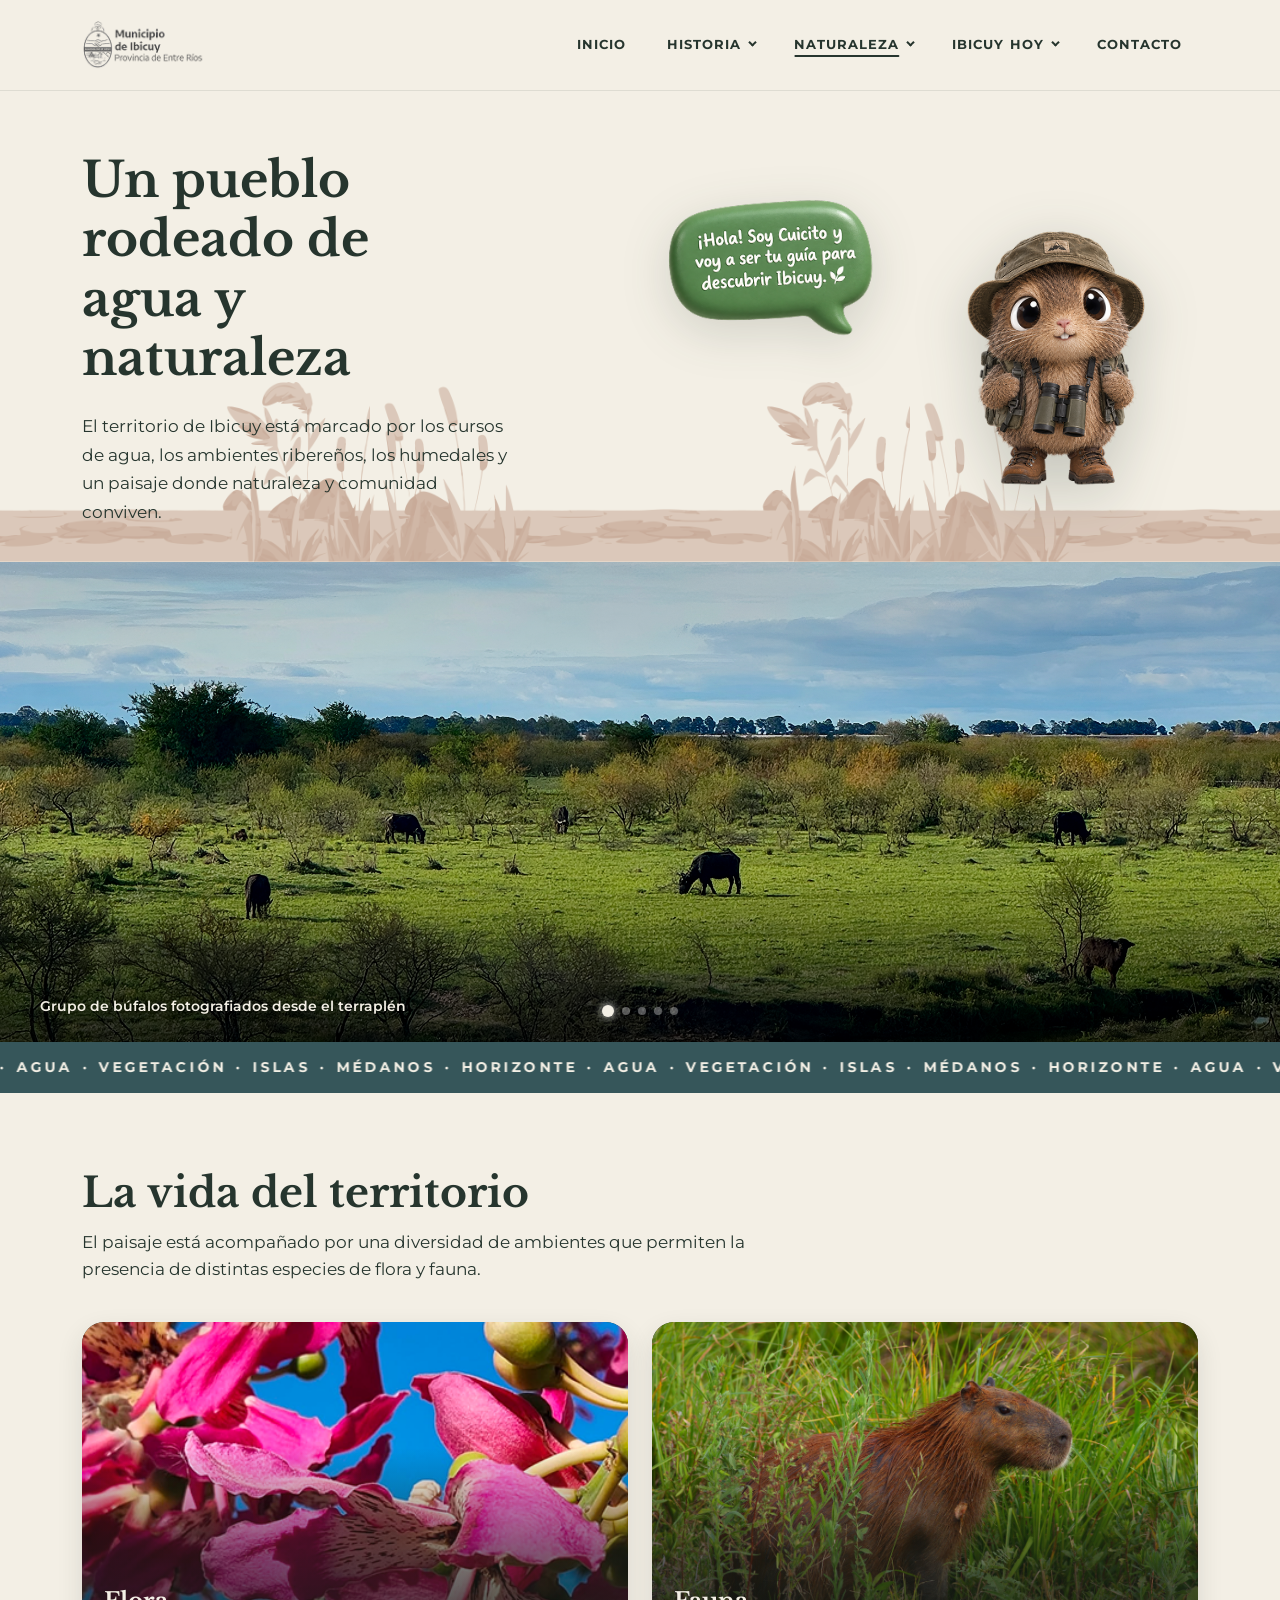
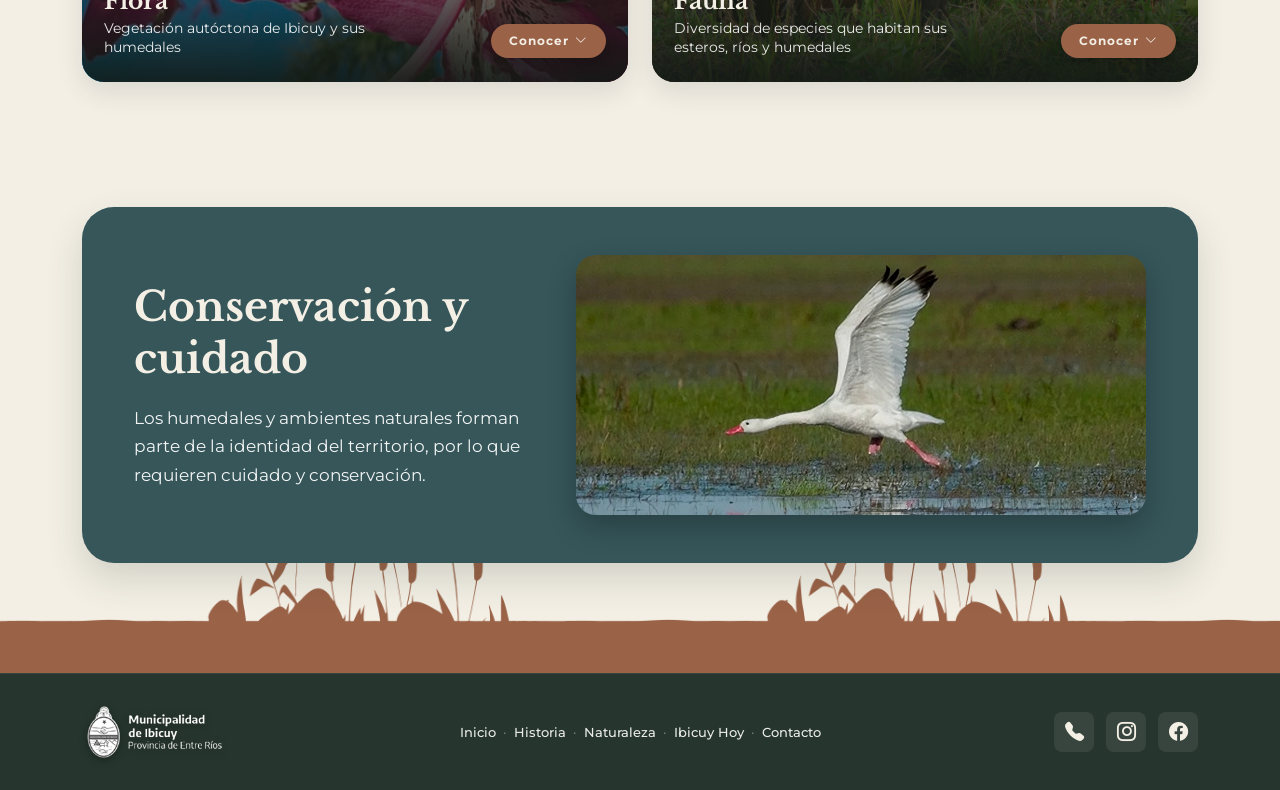
<file: html/pagina2.html>
<!doctype html>
<html lang="es">

<head>
  <meta charset="utf-8">
  <meta name="viewport" content="width=device-width, initial-scale=1">
  <title>Naturaleza - Agua, Humedales y Paisaje | Ibicuy</title>
  <meta name="description"
    content="Un pueblo rodeado de agua y naturaleza. El territorio de Ibicuy está marcado por los cursos de agua, los ambientes ribereños, los humedales y un paisaje donde naturaleza y comunidad conviven.">

  <!-- Favicons adaptados a todos los dispositivos y tamaños -->
  <link rel="icon" type="image/x-icon" href="../imgs/favicon.ico">
  <link rel="icon" type="image/png" sizes="16x16" href="../imgs/favicon-16x16.png">
  <link rel="icon" type="image/png" sizes="32x32" href="../imgs/favicon-32x32.png">
  <link rel="icon" type="image/png" sizes="48x48" href="../imgs/favicon-48x48.png">
  <link rel="apple-touch-icon" sizes="180x180" href="../imgs/apple-touch-icon.png">
  <link rel="icon" type="image/png" sizes="192x192" href="../imgs/favicon-192x192.png">
  <link rel="icon" type="image/png" sizes="512x512" href="../imgs/favicon-512x512.png">
  <link rel="icon" type="image/png" href="../imgs/favicon.png">

  <!-- Google Fonts -->
  <link rel="preconnect" href="https://fonts.googleapis.com">
  <link rel="preconnect" href="https://fonts.gstatic.com" crossorigin>
  <link
    href="https://fonts.googleapis.com/css2?family=Libre+Baskerville:ital,wght@0,400;0,700;1,400&family=Montserrat:ital,wght@0,400;0,500;0,600;0,700;0,800;1,400&display=swap"
    rel="stylesheet">

  <!-- Bootstrap 5.3 & Icons -->
  <link href="https://cdn.jsdelivr.net/npm/bootstrap@5.3.3/dist/css/bootstrap.min.css" rel="stylesheet">
  <link rel="stylesheet" href="https://cdn.jsdelivr.net/npm/bootstrap-icons@1.11.3/font/bootstrap-icons.min.css">

  <!-- Estilos personalizados -->
  <link rel="stylesheet" href="../css/style.css">
</head>

<body>
  <!-- ==========================================================================
         HEADER / NAVBAR
         ========================================================================== -->
  <header class="site-header">
    <nav class="navbar navbar-expand-lg py-3">
      <div class="container">
        <!-- Logo oficial de Municipio de Ibicuy -->
        <a class="navbar-brand brand-wrapper" href="../index.html" id="nav-brand">
          <img src="../imgs/logo_modelo_gris.png" alt="Municipio de Ibicuy - Provincia de Entre Ríos"
            class="site-header-logo">
        </a>

        <!-- Botón hamburguesa para responsive -->
        <button class="navbar-toggler border-0 shadow-none" type="button" data-bs-toggle="collapse"
          data-bs-target="#navbarIbicuy" aria-controls="navbarIbicuy" aria-expanded="false"
          aria-label="Abrir navegación">
          <span class="navbar-toggler-icon"></span>
        </button>

        <!-- Menú de navegación -->
        <div class="collapse navbar-collapse justify-content-end" id="navbarIbicuy">
          <ul class="navbar-nav align-items-lg-center gap-lg-2 mt-3 mt-lg-0">
            <li class="nav-item">
              <a class="nav-link nav-link-custom" href="../index.html" id="link-inicio">
                <span class="nav-text">INICIO</span>
              </a>
            </li>

            <li class="nav-item dropdown">
              <a class="nav-link nav-link-custom dropdown-toggle" href="pagina1.html" id="dropdownHistoria"
                role="button" data-bs-toggle="dropdown" aria-expanded="false">
                <span class="nav-text">HISTORIA</span>
              </a>
              <ul class="dropdown-menu dropdown-menu-custom" aria-labelledby="dropdownHistoria">
                <li><a class="dropdown-item dropdown-item-custom" href="pagina1.html">Raíces de nuestro pueblo</a></li>
                <li><a class="dropdown-item dropdown-item-custom" href="pagina1.html#linea-de-tiempo">Historia de
                    Ibicuy</a></li>
                <li><a class="dropdown-item dropdown-item-custom" href="pagina1.html#huellas-ferrocarril">Las huellas
                    del ferrocarril</a></li>
              </ul>
            </li>

            <li class="nav-item dropdown">
              <a class="nav-link nav-link-custom active dropdown-toggle" href="pagina2.html" id="dropdownNaturaleza"
                role="button" data-bs-toggle="dropdown" aria-expanded="false">
                <span class="nav-text">NATURALEZA</span>
              </a>
              <ul class="dropdown-menu dropdown-menu-custom" aria-labelledby="dropdownNaturaleza">
                <li><a class="dropdown-item dropdown-item-custom active" href="pagina2.html">Un pueblo rodeado de agua y
                    naturaleza</a></li>
                <li><a class="dropdown-item dropdown-item-custom" href="pagina2.html#vida-territorio">La vida del
                    territorio</a></li>
                <li><a class="dropdown-item dropdown-item-custom" href="pagina2.html#conservacion">Conservación y
                    cuidado</a></li>
              </ul>
            </li>

            <li class="nav-item dropdown">
              <a class="nav-link nav-link-custom dropdown-toggle" href="pagina3.html" id="dropdownIbicuyHoy"
                role="button" data-bs-toggle="dropdown" aria-expanded="false">
                <span class="nav-text">IBICUY HOY</span>
              </a>
              <ul class="dropdown-menu dropdown-menu-custom" aria-labelledby="dropdownIbicuyHoy">
                <li><a class="dropdown-item dropdown-item-custom" href="pagina3.html">Una identidad que sigue viva</a>
                </li>
                <li><a class="dropdown-item dropdown-item-custom" href="pagina3.html#lugares">Lugares destacados</a>
                </li>
                <li><a class="dropdown-item dropdown-item-custom" href="pagina3.html#cultura">Cultura y comunidad</a>
                </li>
                <li><a class="dropdown-item dropdown-item-custom" href="pagina3.html#actividades">Actividades</a></li>
                <li><a class="dropdown-item dropdown-item-custom" href="pagina3.html#turista">Información para el
                    turista</a></li>
              </ul>
            </li>

            <li class="nav-item">
              <a class="nav-link nav-link-custom" href="pagina4.html" id="link-contacto">
                <span class="nav-text">CONTACTO</span>
              </a>
            </li>
          </ul>
        </div>
      </div>
    </nav>
  </header>

  <!-- ==========================================================================
         SECCIÓN 1: INTRO HERO CON MASCOTA EXPLORADORA
         ========================================================================== -->
  <section class="nature-hero-section">
    <!-- Silueta botánica de juncos y humedal en el fondo -->
    <div class="nature-hero-bg-reeds" aria-hidden="true"></div>

    <div class="container">
      <div class="row align-items-center g-4 g-lg-5">
        <!-- Columna izquierda: Título y descripción -->
        <div class="col-lg-5 col-md-5">
          <div class="nature-hero-content">
            <h1 class="nature-hero-title">
              Un pueblo rodeado de<br>
              agua y naturaleza
            </h1>
            <p class="nature-hero-desc">
              El territorio de Ibicuy está marcado por los cursos de agua, los ambientes ribereños, los humedales y un
              paisaje donde naturaleza y comunidad conviven.
            </p>
          </div>
        </div>

        <!-- Columna derecha: Mascota Cuis Explorador con globo de bienvenida -->
        <div class="col-lg-7 col-md-7">
          <div class="nature-mascot-box">
            <img src="../imgs/globo_.png" alt="¡Hola! Soy Cuicito y voy a ser tu guía para descubrir Ibicuy."
              class="nature-speech-bubble">
            <img src="../imgs/cuis_explorador.png" alt="Mascota cuis de Ibicuy con sombrero de explorador y binoculares"
              class="nature-mascot-img">
          </div>
        </div>
      </div>
    </div>
  </section>

  <!-- ==========================================================================
         SECCIÓN 2: BANNER PANORÁMICO (CARRUSEL DE PAISAJES)
         ========================================================================== -->
  <section class="nature-panoramic-section" id="paisaje">
    <div id="carouselPanoramico" class="carousel slide carousel-fade nature-panoramic-box" data-bs-ride="carousel"
      data-bs-interval="5000" data-bs-pause="hover">
      <div class="carousel-inner h-100">
        <!-- Foto 1: Búfalos -->
        <div class="carousel-item active h-100">
          <img src="../imgs/bufalos.png" alt="Grupo de búfalos pastando en el humedal verde de Ibicuy bajo cielo azul"
            class="nature-panoramic-img">
          <div class="nature-panoramic-overlay"></div>
          <p class="nature-panoramic-caption">
            Grupo de búfalos fotografiados desde el terraplén
          </p>
        </div>

        <!-- Foto 2: Naturaleza -->
        <div class="carousel-item h-100">
          <img src="../imgs/naturaleza.jpg" alt="Paisaje natural y humedales característicos de Ibicuy"
            class="nature-panoramic-img">
          <div class="nature-panoramic-overlay"></div>
          <p class="nature-panoramic-caption">
            Humedales y vegetación autóctona de las islas de Ibicuy
          </p>
        </div>

        <!-- Foto 3: Misto -->
        <div class="carousel-item h-100">
          <img src="../imgs/misto.jpg" alt="Ave misto en los pastizales naturales de Ibicuy"
            class="nature-panoramic-img">
          <div class="nature-panoramic-overlay"></div>
          <p class="nature-panoramic-caption">
            Misto, ave característica de los pastizales entrerrianos
          </p>
        </div>

        <!-- Foto 4: Timbó -->
        <div class="carousel-item h-100">
          <img src="../imgs/timbo.jpeg" alt="Árbol timbó en el paisaje de las islas de Ibicuy"
            class="nature-panoramic-img">
          <div class="nature-panoramic-overlay"></div>
          <p class="nature-panoramic-caption">
            Timbó en las costas y montes ribereños del Paraná
          </p>
        </div>

        <!-- Foto 5: Vacas -->
        <div class="carousel-item h-100">
          <img src="../imgs/vacas.jpeg" alt="Ganadería en las islas y pasturas de Ibicuy" class="nature-panoramic-img">
          <div class="nature-panoramic-overlay"></div>
          <p class="nature-panoramic-caption">
            Ganadería tradicional en los campos y costas de Ibicuy
          </p>
        </div>
      </div>

      <!-- Indicadores de carrusel / dots exactos al wireframe -->
      <div class="carousel-indicators nature-panoramic-dots" role="tablist" aria-label="Indicadores de diapositivas">
        <button type="button" data-bs-target="#carouselPanoramico" data-bs-slide-to="0"
          class="nature-panoramic-dot active" aria-current="true" aria-label="Foto 1: Búfalos"></button>
        <button type="button" data-bs-target="#carouselPanoramico" data-bs-slide-to="1" class="nature-panoramic-dot"
          aria-label="Foto 2: Naturaleza"></button>
        <button type="button" data-bs-target="#carouselPanoramico" data-bs-slide-to="2" class="nature-panoramic-dot"
          aria-label="Foto 3: Misto"></button>
        <button type="button" data-bs-target="#carouselPanoramico" data-bs-slide-to="3" class="nature-panoramic-dot"
          aria-label="Foto 4: Timbó"></button>
        <button type="button" data-bs-target="#carouselPanoramico" data-bs-slide-to="4" class="nature-panoramic-dot"
          aria-label="Foto 5: Vacas"></button>
      </div>

      <!-- Flechas de navegación anterior / siguiente -->
      <button class="carousel-control-prev nature-carousel-ctrl" type="button" data-bs-target="#carouselPanoramico"
        data-bs-slide="prev" aria-label="Anterior">
        <span class="carousel-control-prev-icon" aria-hidden="true"></span>
      </button>
      <button class="carousel-control-next nature-carousel-ctrl" type="button" data-bs-target="#carouselPanoramico"
        data-bs-slide="next" aria-label="Siguiente">
        <span class="carousel-control-next-icon" aria-hidden="true"></span>
      </button>
    </div>
  </section>

  <!-- ==========================================================================
         SECCIÓN 3: TICKER VERDE PETRÓLEO
         ========================================================================== -->
  <div class="nature-ticker-ribbon" role="region" aria-label="Conceptos naturales">
    <div class="nature-ticker-track">
      <div class="nature-ticker-content">
        <span class="nature-ticker-text">· AGUA · VEGETACIÓN · ISLAS · MÉDANOS · HORIZONTE · AGUA · VEGETACIÓN · ISLAS ·
          MÉDANOS · HORIZONTE · AGUA · VEGETACIÓN · ISLAS · MÉDANOS · HORIZONTE&nbsp;</span>
      </div>
      <div class="nature-ticker-content" aria-hidden="true">
        <span class="nature-ticker-text">· AGUA · VEGETACIÓN · ISLAS · MÉDANOS · HORIZONTE · AGUA · VEGETACIÓN · ISLAS ·
          MÉDANOS · HORIZONTE · AGUA · VEGETACIÓN · ISLAS · MÉDANOS · HORIZONTE&nbsp;</span>
      </div>
    </div>
  </div>

  <!-- ==========================================================================
         SECCIÓN 4: LA VIDA DEL TERRITORIO (FLORA Y FAUNA)
         ========================================================================== -->
  <section class="territory-life-section" id="vida-territorio">
    <div class="container">
      <!-- Título y subtítulo -->
      <h2 class="territory-life-title">La vida del territorio</h2>
      <p class="territory-life-sub">
        El paisaje está acompañado por una diversidad de ambientes que permiten la presencia de distintas especies de
        flora y fauna.
      </p>

      <!-- Grilla de 2 tarjetas: Flora y Fauna -->
      <div class="row g-4 align-items-start">
        <!-- Tarjeta 1: Flora -->
        <div class="col-12 col-md-6">
          <div class="territory-card-wrapper">
            <article class="territory-card">
              <img src="../imgs/flora.png" alt="Flores de ceibo y vegetación autóctona de los humedales de Ibicuy"
                class="territory-card-bg">
              <div class="territory-card-overlay"></div>
              <div class="territory-card-content">
                <div class="territory-card-texts">
                  <h3 class="territory-card-title">Flora</h3>
                  <p class="territory-card-desc">Vegetación autóctona de Ibicuy y sus humedales</p>
                </div>
                <button type="button" class="btn-territory-pill" data-bs-toggle="collapse"
                  data-bs-target="#collapseFlora" aria-expanded="false" aria-controls="collapseFlora" id="btn-flora">
                  <span class="btn-text">Conocer</span> <i class="bi bi-chevron-down territory-chevron"></i>
                </button>
              </div>
            </article>

            <!-- Panel desplegable hacia abajo: Flora -->
            <div class="collapse territory-collapse" id="collapseFlora">
              <div class="territory-info-card">
                <div class="territory-info-header">
                  <h4 class="territory-info-title">Flora de las islas y humedales</h4>
                </div>
                <p class="territory-info-desc">
                  El delta del Ibicuy presenta una gran variedad botánica adaptada al pulso del agua. En las costas
                  y albardones se desarrollan las características <strong>selvas en galería y montes blancos</strong>,
                  donde predominan el <strong>ceibo</strong> (árbol y flor nacional), el <strong>sauce criollo</strong>,
                  el <strong>aliso de río</strong>, el <strong>timbó</strong> y el <strong>curupí</strong>.
                </p>
                <p class="territory-info-desc">
                  En las zonas bajas y anegadizas prosperan comunidades de <strong>juncos, espadañas, totoras y
                    camalotales flotantes</strong>. Esta vegetación cumple una función ecológica fundamental: purifica y
                  oxigena las aguas, fija los sedimentos isleños frente a las corrientes y provee refugio y sustento a
                  toda la fauna regional.
                </p>
                <button type="button" class="territory-close-btn" data-bs-toggle="collapse"
                  data-bs-target="#collapseFlora" aria-label="Cerrar panel de información de Flora">
                  <i class="bi bi-chevron-up"></i> Cerrar información
                </button>
              </div>
            </div>
          </div>
        </div>

        <!-- Tarjeta 2: Fauna -->
        <div class="col-12 col-md-6">
          <div class="territory-card-wrapper">
            <article class="territory-card">
              <img src="../imgs/fauna.jpeg" alt="Carpincho en la vegetación acuática de los esteros de Ibicuy"
                class="territory-card-bg">
              <div class="territory-card-overlay"></div>
              <div class="territory-card-content">
                <div class="territory-card-texts">
                  <h3 class="territory-card-title">Fauna</h3>
                  <p class="territory-card-desc">Diversidad de especies que habitan sus esteros, ríos y humedales</p>
                </div>
                <button type="button" class="btn-territory-pill" data-bs-toggle="collapse"
                  data-bs-target="#collapseFauna" aria-expanded="false" aria-controls="collapseFauna" id="btn-fauna">
                  <span class="btn-text">Conocer</span> <i class="bi bi-chevron-down territory-chevron"></i>
                </button>
              </div>
            </article>

            <!-- Panel desplegable hacia abajo: Fauna -->
            <div class="collapse territory-collapse" id="collapseFauna">
              <div class="territory-info-card">
                <div class="territory-info-header">
                  <h4 class="territory-info-title">Fauna autóctona del Delta</h4>
                </div>
                <p class="territory-info-desc">
                  Los esteros, brazos de río y pastizales de Ibicuy constituyen hábitats fundamentales para numerosas
                  especies. El <strong>carpincho</strong> es el gran protagonista de las riberas, conviviendo con
                  <strong>coipos</strong> (nutrias de río), <strong>ciervos de los pantanos</strong> (declarados
                  Monumento Natural), <strong>lobitos de río</strong> y el escurridizo <strong>cuis pampeano</strong>.
                </p>
                <p class="territory-info-desc">
                  El cielo y los bañados están colmados de más de 200 especies de aves como <strong>garzas moras y
                    blancas, chajás, mistos, martines pescadores y cisnes coscoroba</strong>. En las aguas confluyen
                  peces nativos de enorme valor biológico y deportivo como el <strong>dorado, el surubí, el sábalo, la
                    boga y la tararira</strong>.
                </p>
                <button type="button" class="territory-close-btn" data-bs-toggle="collapse"
                  data-bs-target="#collapseFauna" aria-label="Cerrar panel de información de Fauna">
                  <i class="bi bi-chevron-up"></i> Cerrar información
                </button>
              </div>
            </div>
          </div>
        </div>
      </div>
    </div>
  </section>

  <!-- ==========================================================================
         SECCIÓN 5: CONSERVACIÓN Y CUIDADO
         ========================================================================== -->
  <section class="conservation-section" id="conservacion">
    <!-- Silueta botánica en la base de la sección -->
    <div class="conservation-bg-reeds" aria-hidden="true"></div>

    <div class="container">
      <div class="conservation-card">
        <div class="row align-items-center g-4 g-lg-5">
          <!-- Columna izquierda: Textos de conservación -->
          <div class="col-lg-5 col-md-6">
            <h2 class="conservation-title">
              Conservación y cuidado
            </h2>
            <p class="conservation-desc">
              Los humedales y ambientes naturales forman parte de la identidad del territorio, por lo que requieren
              cuidado y
              conservación.
            </p>
          </div>

          <!-- Columna derecha: Ave blanca alzando el vuelo sobre el agua -->
          <div class="col-lg-7 col-md-6">
            <div class="conservation-img-box">
              <img src="../imgs/conservacion.png" alt="Ave autóctona coscoroba sobrevolando las aguas del humedal"
                class="conservation-img">
            </div>
          </div>
        </div>
      </div>
    </div>
  </section>

  <!-- ==========================================================================
         FOOTER
         ========================================================================== -->
  <footer class="site-footer" id="contacto">
    <div class="container">
      <div class="row align-items-center gy-4">
        <!-- Columna izquierda: Escudo y nombre oficial -->
        <div class="col-lg-4 col-md-5">
          <div class="footer-brand-box">
            <img src="../imgs/logo_modelo_blanco.png" alt="Municipalidad de Ibicuy - Provincia de Entre Ríos"
              class="footer-logo-img">
          </div>
        </div>

        <!-- Columna central: Enlaces de pie de página -->
        <div class="col-lg-5 col-md-4 text-center">
          <ul class="footer-nav-list">
            <li><a href="../index.html" class="footer-nav-item">Inicio</a></li>
            <li class="footer-nav-dot">·</li>
            <li><a href="pagina1.html" class="footer-nav-item">Historia</a></li>
            <li class="footer-nav-dot">·</li>
            <li><a href="pagina2.html" class="footer-nav-item">Naturaleza</a></li>
            <li class="footer-nav-dot">·</li>
            <li><a href="pagina3.html" class="footer-nav-item">Ibicuy Hoy</a></li>
            <li class="footer-nav-dot">·</li>
            <li><a href="pagina4.html" class="footer-nav-item">Contacto</a></li>
          </ul>
        </div>

        <!-- Columna derecha: Canales de contacto / redes sociales -->
        <div class="col-lg-3 col-md-3">
          <div class="footer-social-box">
            <a href="tel:+543446000000" class="social-icon-btn" aria-label="Llamar a la municipalidad" title="Teléfono">
              <i class="bi bi-telephone-fill"></i>
            </a>
            <a href="https://www.instagram.com/municipiodeibicuy?srtk=MTJsdDR6NjltZG40OQ==" target="_blank"
              rel="noopener noreferrer" class="social-icon-btn" aria-label="Instagram oficial" title="Instagram">
              <i class="bi bi-instagram"></i>
            </a>
            <a href="https://www.facebook.com/share/1FLqgSXv5c/" target="_blank" rel="noopener noreferrer"
              class="social-icon-btn" aria-label="Facebook oficial" title="Facebook">
              <i class="bi bi-facebook"></i>
            </a>
          </div>
        </div>
      </div>
    </div>
  </footer>

  <!-- Bootstrap 5.3 Bundle JS -->
  <script src="https://cdn.jsdelivr.net/npm/bootstrap@5.3.3/dist/js/bootstrap.bundle.min.js"></script>

  <!-- Script para efecto sutil de header y despliegue interactivo de tarjetas -->
  <script>
    document.addEventListener('DOMContentLoaded', function () {
      const header = document.querySelector('.site-header');
      window.addEventListener('scroll', function () {
        if (window.scrollY > 20) {
          header.classList.add('scrolled');
        } else {
          header.classList.remove('scrolled');
        }
      });

      // Alternar texto del botón al desplegar / colapsar tarjetas de información
      const territoryCollapses = document.querySelectorAll('.territory-collapse');
      territoryCollapses.forEach(function (collapseEl) {
        collapseEl.addEventListener('show.bs.collapse', function () {
          const btn = document.querySelector(`[data-bs-target="#${this.id}"]`);
          if (btn) {
            const textSpan = btn.querySelector('.btn-text');
            if (textSpan) textSpan.textContent = 'Cerrar';
          }
        });
        collapseEl.addEventListener('hide.bs.collapse', function () {
          const btn = document.querySelector(`[data-bs-target="#${this.id}"]`);
          if (btn) {
            const textSpan = btn.querySelector('.btn-text');
            if (textSpan) textSpan.textContent = 'Conocer';
          }
        });
      });
    });
  </script>
</body>

</html>
</file>
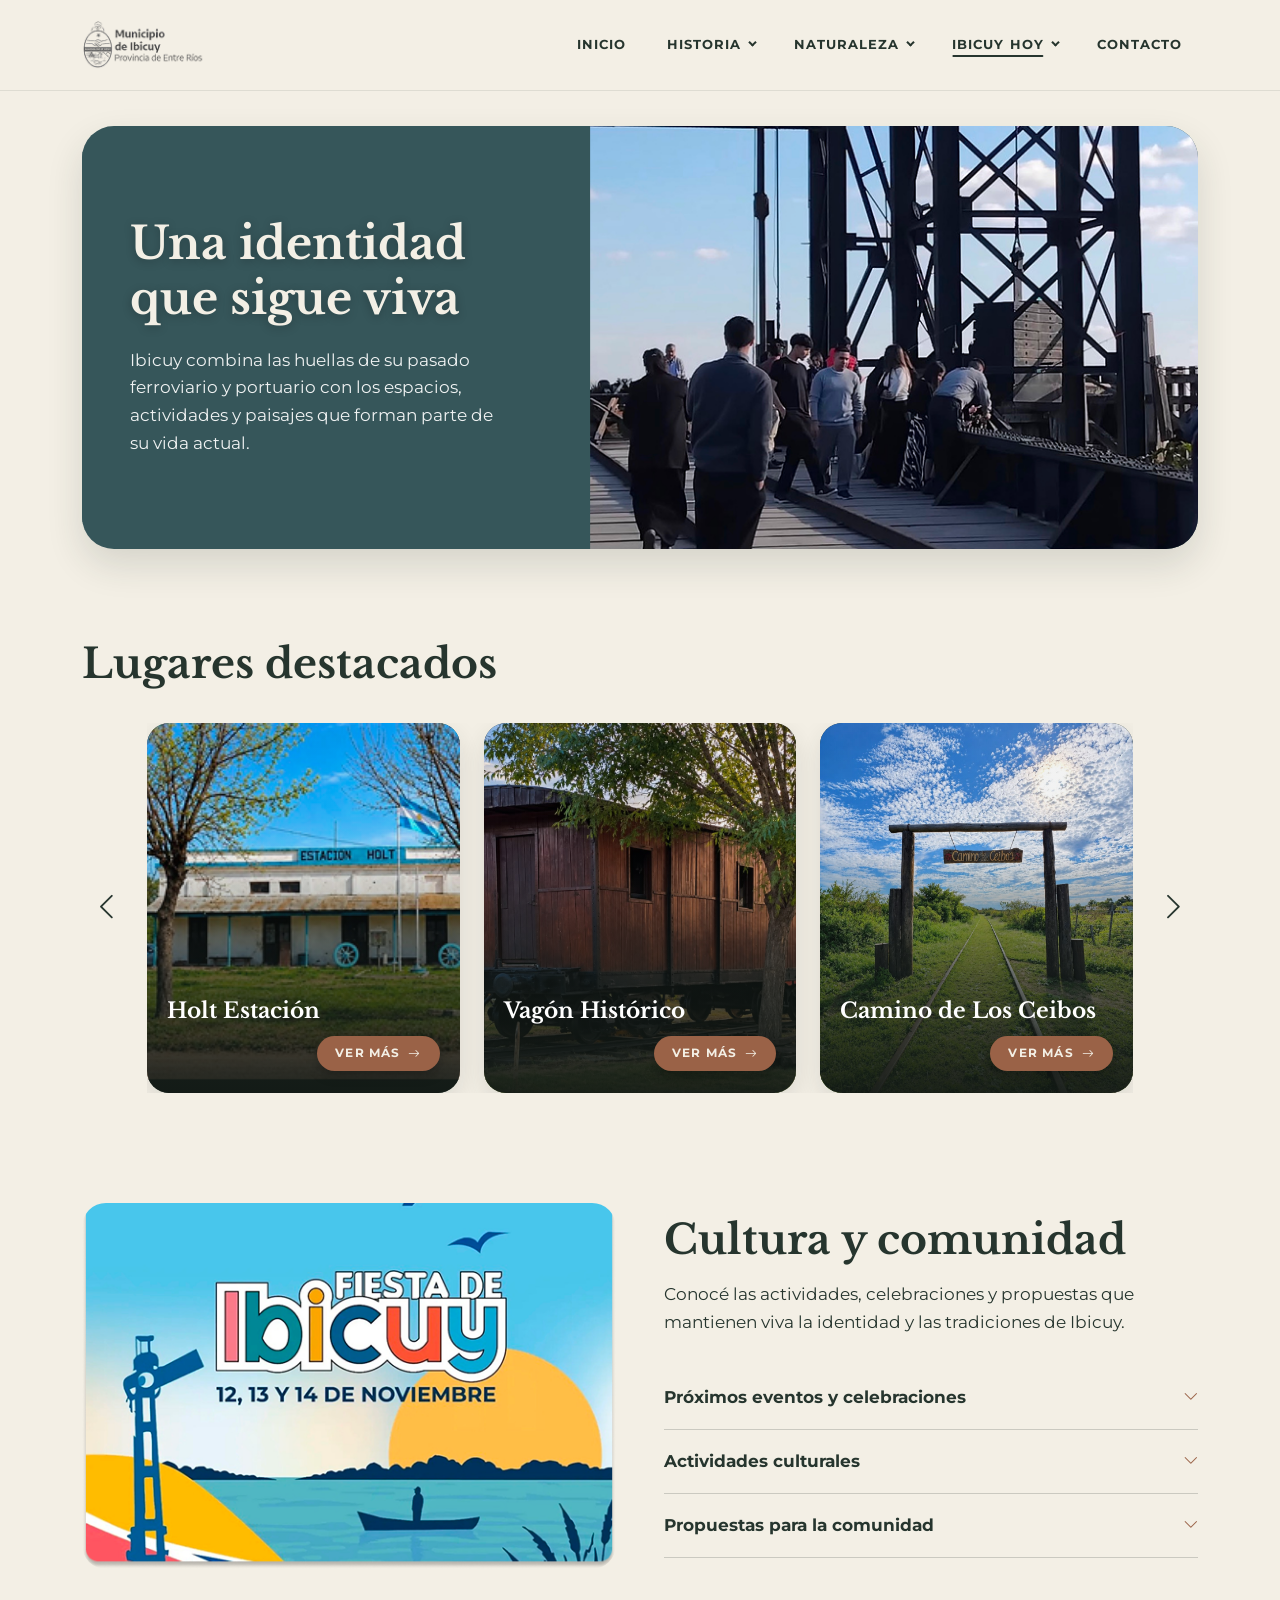
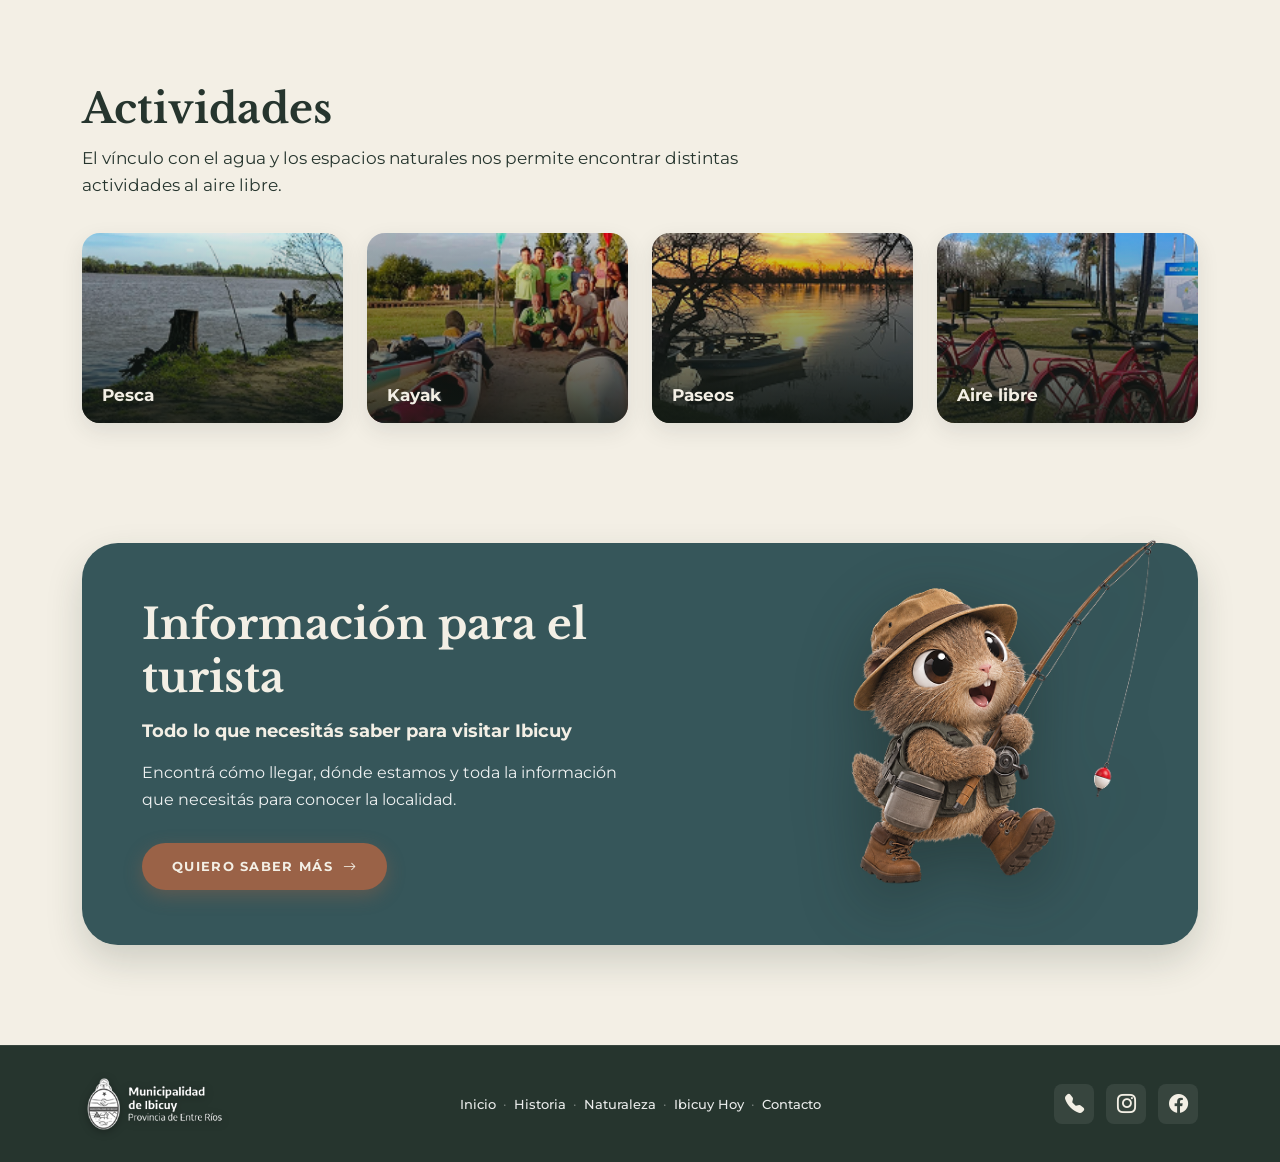
<file: html/pagina3.html>
<!doctype html>
<html lang="es">

<head>
  <meta charset="utf-8">
  <meta name="viewport" content="width=device-width, initial-scale=1">
  <title>Ibicuy Hoy - Comunidad, Cultura y Lugares Destacados | Ibicuy</title>
  <meta name="description"
    content="Una identidad que sigue viva. Ibicuy combina las huellas de su pasado ferroviario y portuario con los espacios, actividades y paisajes que forman parte de su vida actual.">

  <!-- Favicons adaptados a todos los dispositivos y tamaños -->
  <link rel="icon" type="image/png" href="../imgs/favicon.png">
  <link rel="icon" type="image/png" sizes="16x16" href="../imgs/favicon-16x16.png">
  <link rel="icon" type="image/png" sizes="32x32" href="../imgs/favicon-32x32.png">
  <link rel="apple-touch-icon" sizes="180x180" href="../imgs/apple-touch-icon.png">
  <link rel="icon" type="image/png" sizes="192x192" href="../imgs/android-chrome-192x192.png">
  <link rel="icon" type="image/png" sizes="512x512" href="../imgs/android-chrome-512x512.png">


  <!-- Google Fonts -->
  <link rel="preconnect" href="https://fonts.googleapis.com">
  <link rel="preconnect" href="https://fonts.gstatic.com" crossorigin>
  <link
    href="https://fonts.googleapis.com/css2?family=Libre+Baskerville:ital,wght@0,400;0,700;1,400&family=Montserrat:ital,wght@0,400;0,500;0,600;0,700;0,800;1,400&display=swap"
    rel="stylesheet">

  <!-- Bootstrap 5.3 & Icons -->
  <link href="https://cdn.jsdelivr.net/npm/bootstrap@5.3.3/dist/css/bootstrap.min.css" rel="stylesheet">
  <link rel="stylesheet" href="https://cdn.jsdelivr.net/npm/bootstrap-icons@1.11.3/font/bootstrap-icons.min.css">

  <!-- Estilos personalizados -->
  <link rel="stylesheet" href="../css/style.css">
</head>

<body>
  <!-- ==========================================================================
         HEADER / NAVBAR
         ========================================================================== -->
  <header class="site-header">
    <nav class="navbar navbar-expand-lg py-3">
      <div class="container">
        <!-- Logo oficial de Municipio de Ibicuy -->
        <a class="navbar-brand brand-wrapper" href="../index.html" id="nav-brand">
          <img src="../imgs/logo_modelo_gris.png" alt="Municipio de Ibicuy - Provincia de Entre Ríos"
            class="site-header-logo">
        </a>

        <!-- Botón hamburguesa para responsive -->
        <button class="navbar-toggler border-0 shadow-none" type="button" data-bs-toggle="collapse"
          data-bs-target="#navbarIbicuy" aria-controls="navbarIbicuy" aria-expanded="false"
          aria-label="Abrir navegación">
          <span class="navbar-toggler-icon"></span>
        </button>

        <!-- Menú de navegación -->
        <div class="collapse navbar-collapse justify-content-end" id="navbarIbicuy">
          <ul class="navbar-nav align-items-lg-center gap-lg-2 mt-3 mt-lg-0">
            <li class="nav-item">
              <a class="nav-link nav-link-custom" href="../index.html" id="link-inicio">
                <span class="nav-text">INICIO</span>
              </a>
            </li>

            <li class="nav-item dropdown">
              <a class="nav-link nav-link-custom dropdown-toggle" href="pagina1.html" id="dropdownHistoria"
                role="button" data-bs-toggle="dropdown" aria-expanded="false">
                <span class="nav-text">HISTORIA</span>
              </a>
              <ul class="dropdown-menu dropdown-menu-custom" aria-labelledby="dropdownHistoria">
                <li><a class="dropdown-item dropdown-item-custom" href="pagina1.html">Raíces de nuestro pueblo</a></li>
                <li><a class="dropdown-item dropdown-item-custom" href="pagina1.html#linea-de-tiempo">Historia de
                    Ibicuy</a></li>
                <li><a class="dropdown-item dropdown-item-custom" href="pagina1.html#huellas-ferrocarril">Las huellas
                    del ferrocarril</a></li>
              </ul>
            </li>

            <li class="nav-item dropdown">
              <a class="nav-link nav-link-custom dropdown-toggle" href="pagina2.html" id="dropdownNaturaleza"
                role="button" data-bs-toggle="dropdown" aria-expanded="false">
                <span class="nav-text">NATURALEZA</span>
              </a>
              <ul class="dropdown-menu dropdown-menu-custom" aria-labelledby="dropdownNaturaleza">
                <li><a class="dropdown-item dropdown-item-custom" href="pagina2.html">Un pueblo rodeado de agua y
                    naturaleza</a></li>
                <li><a class="dropdown-item dropdown-item-custom" href="pagina2.html#vida-territorio">La vida del
                    territorio</a></li>
                <li><a class="dropdown-item dropdown-item-custom" href="pagina2.html#conservacion">Conservación y
                    cuidado</a></li>
              </ul>
            </li>

            <li class="nav-item dropdown">
              <a class="nav-link nav-link-custom active dropdown-toggle" href="pagina3.html" id="dropdownIbicuyHoy"
                role="button" data-bs-toggle="dropdown" aria-expanded="false">
                <span class="nav-text">IBICUY HOY</span>
              </a>
              <ul class="dropdown-menu dropdown-menu-custom" aria-labelledby="dropdownIbicuyHoy">
                <li><a class="dropdown-item dropdown-item-custom active" href="pagina3.html">Una identidad que sigue
                    viva</a>
                </li>
                <li><a class="dropdown-item dropdown-item-custom" href="pagina3.html#lugares">Lugares destacados</a>
                </li>
                <li><a class="dropdown-item dropdown-item-custom" href="pagina3.html#cultura">Cultura y comunidad</a>
                </li>
                <li><a class="dropdown-item dropdown-item-custom" href="pagina3.html#actividades">Actividades</a></li>
                <li><a class="dropdown-item dropdown-item-custom" href="pagina3.html#turista">Información para el
                    turista</a></li>
              </ul>
            </li>

            <li class="nav-item">
              <a class="nav-link nav-link-custom" href="pagina4.html" id="link-contacto">
                <span class="nav-text">CONTACTO</span>
              </a>
            </li>
          </ul>
        </div>
      </div>
    </nav>
  </header>

  <!-- ==========================================================================
         SECCIÓN 1: HERO / BANNER IBICUY HOY
         ========================================================================== -->
  <section class="today-hero-section">
    <div class="container">
      <div class="today-hero-card">
        <div class="row g-0 align-items-stretch">
          <!-- Bloque de texto verde petróleo -->
          <div class="col-lg-5 col-md-6 d-flex align-items-center">
            <div class="today-hero-content">
              <h1 class="today-hero-title">
                Una identidad <br>
                que sigue viva
              </h1>
              <p class="today-hero-desc">
                Ibicuy combina las huellas de su pasado ferroviario y portuario con los espacios, actividades y paisajes
                que forman parte de su vida actual.
              </p>
            </div>
          </div>

          <!-- Bloque de imagen fotográfica de la comunidad -->
          <div class="col-lg-7 col-md-6">
            <div class="today-hero-img-box">
              <img src="../imgs/actividades.png"
                alt="Personas y visitantes recorriendo la estructura portuaria de Ibicuy" class="today-hero-img">
            </div>
          </div>
        </div>
      </div>
    </div>
  </section>

  <!-- ==========================================================================
         SECCIÓN 2: LUGARES DESTACADOS (CARRUSEL DE 2 GRUPOS DE 3 TARJETAS)
         ========================================================================== -->
  <section class="places-section" id="lugares">
    <div class="container">
      <!-- Título de sección -->
      <div class="places-header">
        <h2 class="places-title">Lugares destacados</h2>
      </div>

      <!-- Contenedor del Carrusel de Bootstrap -->
      <div id="carouselLugares" class="carousel slide places-carousel" data-bs-ride="carousel" data-bs-touch="true">
        <div class="places-carousel-wrapper">

          <!-- Flecha izquierda -->
          <button class="places-nav-btn" type="button" data-bs-target="#carouselLugares" data-bs-slide="prev"
            aria-label="Anterior grupo de lugares">
            <i class="bi bi-chevron-left"></i>
          </button>

          <!-- Interior del carrusel con 2 diapositivas (slides) -->
          <div class="carousel-inner flex-grow-1">

            <!-- SLIDE 1: PRIMEROS 3 LUGARES -->
            <div class="carousel-item active">
              <div class="row g-4">
                <!-- Tarjeta 1: Estación Holt -->
                <div class="col-12 col-md-4">
                  <article class="place-card">
                    <img src="../imgs/holt_estacion.png" alt="Estación Holt en Ibicuy" class="place-card-bg">
                    <div class="place-card-overlay"></div>
                    <div class="place-card-content">
                      <h3 class="place-card-title">Holt Estación</h3>
                      <button type="button" class="btn-place-pill" data-bs-container="body" data-bs-toggle="popover"
                        data-bs-placement="top" data-bs-custom-class="popover-ibicuy" data-bs-title="Holt Estación"
                        data-bs-content="Histórica estación ferroviaria, ubicada a pocos metros de la Cruz Mayor, que lleva el nombre del presidente del ferrocarril de Entre Rios el inglés Sir Follett Holt. La estación permitía a los trenes de Ferrocarril Entre Rios conectarse con Zárate (Buenos Aires) mediante un sistema de transporte de vagones a través de ferry. Hoy en la actualidad, se utiliza como punto clave para la actividad exportadora maderera de la zona."
                        aria-label="Más información sobre Holt Estación ">
                        VER MÁS <i class="bi bi-arrow-right"></i>
                      </button>
                    </div>
                  </article>
                </div>

                <!-- Tarjeta 2: Vagón Histórico -->
                <div class="col-12 col-md-4">
                  <article class="place-card">
                    <img src="../imgs/vagon_historico.jpeg" alt="Antiguo vagón de tren de madera" class="place-card-bg">
                    <div class="place-card-overlay"></div>
                    <div class="place-card-content">
                      <h3 class="place-card-title">Vagón Histórico</h3>
                      <button type="button" class="btn-place-pill" data-bs-container="body" data-bs-toggle="popover"
                        data-bs-placement="top" data-bs-custom-class="popover-ibicuy" data-bs-title="Vagón Histórico"
                        data-bs-content="El vagón es considerado Monumento Histórico Provincial. En la actualidad este elemento histórico patrimonial recuerda la labor de los trabajadores ferroviarios y la importancia que tuvieron el puerto y el tren en el desarrollo de la región insular."
                        aria-label="Más información sobre el Vagón Histórico">
                        VER MÁS <i class="bi bi-arrow-right"></i>
                      </button>
                    </div>
                  </article>
                </div>

                <!-- Tarjeta 3: Camino de Los Ceibos -->
                <div class="col-12 col-md-4">
                  <article class="place-card">
                    <img src="../imgs/camino_de_los_ceibos.jpeg" alt="Camino de Los Ceibos de Ibicuy"
                      class="place-card-bg">
                    <div class="place-card-overlay"></div>
                    <div class="place-card-content">
                      <h3 class="place-card-title">Camino de Los Ceibos</h3>
                      <button type="button" class="btn-place-pill" data-bs-container="body" data-bs-toggle="popover"
                        data-bs-placement="top" data-bs-custom-class="popover-ibicuy"
                        data-bs-title="Camino de Los Ceibos"
                        data-bs-content="Conserva postales típicas del delta entrerriano, rodeado de vegetación autóctona, aves y conecta distintos puntos históricos de la localidad, yendo desde la zona del puerto y las antiguas estaciones de tren hacia sectores cercanos a las vías del ferrocarril y el camino de ripio."
                        aria-label="Más información sobre el Camino de Los Ceibos">
                        VER MÁS <i class="bi bi-arrow-right"></i>
                      </button>
                    </div>
                  </article>
                </div>
              </div>
            </div>

            <!-- SLIDE 2: SIGUIENTES 3 LUGARES NUEVOS -->
            <div class="carousel-item">
              <div class="row g-4">
                <!-- Tarjeta 4: Cruz Mayor -->
                <div class="col-12 col-md-4">
                  <article class="place-card">
                    <img src="../imgs/cruz_mayor.jpeg" alt="Monumento Cruz Mayor" class="place-card-bg">
                    <div class="place-card-overlay"></div>
                    <div class="place-card-content">
                      <h3 class="place-card-title">Cruz Mayor</h3>
                      <button type="button" class="btn-place-pill" data-bs-container="body" data-bs-toggle="popover"
                        data-bs-placement="top" data-bs-custom-class="popover-ibicuy" data-bs-title="Cruz Mayor"
                        data-bs-content="Monumento creado para recordar a los soldados británicos que murieron en el escenario bélico de la primera guerra mundial entre los años 1914 y 1918. Estos ciudadanos británicos todos de apellidos anglosajones, eran jóvenes hijos de argentinos. En honor a quienes no regresaron de esta guerra, se erigió este túmulo, que hoy forma parte del PASEO DE LA CRUZ, un espacio para disfrutar, compartir y conocer un poco mas de la historia local."
                        aria-label="Más información sobre la Cruz Mayor">
                        VER MÁS <i class="bi bi-arrow-right"></i>
                      </button>
                    </div>
                  </article>
                </div>

                <!-- Tarjeta 5: Plaza San Martín -->
                <div class="col-12 col-md-4">
                  <article class="place-card">
                    <img src="../imgs/plaza_san martin.png" alt="Paseo bicicletas en Plaza San Martín"
                      class="place-card-bg">
                    <div class="place-card-overlay"></div>
                    <div class="place-card-content">
                      <h3 class="place-card-title">Plaza San Martín</h3>
                      <button type="button" class="btn-place-pill" data-bs-container="body" data-bs-toggle="popover"
                        data-bs-placement="top" data-bs-custom-class="popover-ibicuy" data-bs-title="Plaza San Martín"
                        data-bs-content="Corazón cívico y social del pueblo. Cuenta con sector de juegos infantiles y amplios espacios verdes destinados al descanso y la recreación. Durante la noche su iluminación la convierte en un espacio agradable y seguro para salir a caminar, disfrutar del aire libre y compartir un momento tranquilo."
                        aria-label="Más información sobre la Plaza San Martín">
                        VER MÁS <i class="bi bi-arrow-right"></i>
                      </button>
                    </div>
                  </article>
                </div>

                <!-- Tarjeta 6: Costanera y Río -->
                <div class="col-12 col-md-4">
                  <article class="place-card">
                    <img src="../imgs/costanera_puerto_ibicuy.jpeg" alt="Paseo de la costanera de Ibicuy"
                      class="place-card-bg">
                    <div class="place-card-overlay"></div>
                    <div class="place-card-content">
                      <h3 class="place-card-title">Costanera del Puerto Ibicuy</h3>
                      <button type="button" class="btn-place-pill" data-bs-container="body" data-bs-toggle="popover"
                        data-bs-placement="top" data-bs-custom-class="popover-ibicuy"
                        data-bs-title="Costanera del Puerto Ibicuy"
                        data-bs-content="Paseo costero sobre el río Paraná Ibicuy. Un lugar perfecto para contemplar atardeceres, disfrutar del río, practicar pesca deportiva y apreciar el movimiento del puerto de ultramar."
                        aria-label="Más información sobre la Costanera del Puerto Ibicuy">
                        VER MÁS <i class="bi bi-arrow-right"></i>
                      </button>
                    </div>
                  </article>
                </div>
              </div>
            </div>

          </div>

          <!-- Flecha derecha -->
          <button class="places-nav-btn" type="button" data-bs-target="#carouselLugares" data-bs-slide="next"
            aria-label="Siguiente grupo de lugares">
            <i class="bi bi-chevron-right"></i>
          </button>

        </div>
      </div>
    </div>
  </section>

  <!-- ==========================================================================
         SECCIÓN 3: CULTURA Y COMUNIDAD (AFICHE FIESTA)
         ========================================================================== -->
  <section class="culture-section" id="cultura">
    <div class="container">
      <div class="row align-items-center g-4 g-lg-5">
        <!-- Columna izquierda: Afiche ilustrado de la fiesta -->
        <div class="col-lg-6">
          <div class="culture-poster-box">
            <img src="../imgs/fiesta.png" alt="Afiche ilustrado oficial Fiesta de Ibicuy 12, 13 y 14 de Noviembre"
              class="culture-poster-img">
          </div>
        </div>

        <!-- Columna derecha: Título, descripción y acordeón interactivo -->
        <div class="col-lg-6">
          <h2 class="culture-title">Cultura y comunidad</h2>
          <p class="culture-desc">
            Conocé las actividades, celebraciones y propuestas que mantienen viva la identidad y las tradiciones de
            Ibicuy.
          </p>

          <div class="culture-accordion-list" id="accordionCultura">
            <!-- Item 1 -->
            <div class="culture-accordion-item">
              <button class="culture-accordion-btn" type="button" data-bs-toggle="collapse"
                data-bs-target="#collapseEventos" aria-expanded="false" aria-controls="collapseEventos">
                <span>Próximos eventos y celebraciones</span>
                <i class="bi bi-chevron-down culture-accordion-arrow"></i>
              </button>
              <div id="collapseEventos" class="collapse" data-bs-parent="#accordionCultura">
                <p class="culture-accordion-body">
                  La Fiesta de Ibicuy reúne a la comunidad para celebrar el aniversario del pueblo, con espectáculos
                  musicales, feria de artesanos y propuestas gastronómicas en el Escenario Mayor y la Plaza San Martín.
                </p>
              </div>
            </div>

            <!-- Item 2 -->
            <div class="culture-accordion-item">
              <button class="culture-accordion-btn" type="button" data-bs-toggle="collapse"
                data-bs-target="#collapseCulturales" aria-expanded="false" aria-controls="collapseCulturales">
                <span>Actividades culturales</span>
                <i class="bi bi-chevron-down culture-accordion-arrow"></i>
              </button>
              <div id="collapseCulturales" class="collapse" data-bs-parent="#accordionCultura">
                <p class="culture-accordion-body">
                  Talleres de danzas tradicionales, muestras fotográficas que rescatan la historia del ferrocarril,
                  espacios de lectura y otras propuestas que promueven la cultura y las tradiciones locales.
                </p>
              </div>
            </div>

            <!-- Item 3 -->
            <div class="culture-accordion-item">
              <button class="culture-accordion-btn" type="button" data-bs-toggle="collapse"
                data-bs-target="#collapseComunidad" aria-expanded="false" aria-controls="collapseComunidad">
                <span>Propuestas para la comunidad</span>
                <i class="bi bi-chevron-down culture-accordion-arrow"></i>
              </button>
              <div id="collapseComunidad" class="collapse" data-bs-parent="#accordionCultura">
                <p class="culture-accordion-body">
                  Espacios deportivos, senderos para descubrir la naturaleza de Ibicuy y actividades recreativas en
                  distintos lugares del pueblo, que invitan a compartir y disfrutar de la vida al aire libre.
                </p>
              </div>
            </div>
          </div>
        </div>
      </div>
    </div>
  </section>

  <!-- ==========================================================================
         SECCIÓN 4: ACTIVIDADES
         ========================================================================== -->
  <section class="activities-section" id="actividades">
    <div class="container">
      <h2 class="activities-title">Actividades</h2>
      <p class="activities-sub">
        El vínculo con el agua y los espacios naturales nos permite encontrar distintas actividades al aire libre.
      </p>

      <!-- Grilla de 4 tarjetas -->
      <div class="row g-3 g-lg-4">
        <!-- Tarjeta 1: Pesca -->
        <div class="col-12 col-sm-6 col-lg-3">
          <article class="activity-card">
            <img src="../imgs/pesca.png" alt="Pesca deportiva y recreativa en Ibicuy" class="activity-card-bg">
            <div class="activity-card-overlay"></div>
            <div class="activity-card-content">
              <h3 class="activity-card-title">Pesca</h3>
            </div>
          </article>
        </div>

        <!-- Tarjeta 2: Kayak -->
        <div class="col-12 col-sm-6 col-lg-3">
          <article class="activity-card">
            <img src="../imgs/kayak.png" alt="Navegación en kayak por los arroyos y río" class="activity-card-bg">
            <div class="activity-card-overlay"></div>
            <div class="activity-card-content">
              <h3 class="activity-card-title">Kayak</h3>
            </div>
          </article>
        </div>

        <!-- Tarjeta 3: Paseos -->
        <div class="col-12 col-sm-6 col-lg-3">
          <article class="activity-card">
            <img src="../imgs/paseos.png" alt="Paseos náuticos y senderismo en la costa" class="activity-card-bg">
            <div class="activity-card-overlay"></div>
            <div class="activity-card-content">
              <h3 class="activity-card-title">Paseos</h3>
            </div>
          </article>
        </div>

        <!-- Tarjeta 4: Aire libre -->
        <div class="col-12 col-sm-6 col-lg-3">
          <article class="activity-card">
            <img src="../imgs/bicicletas.png" alt="Paseos en bicicleta y actividades al aire libre"
              class="activity-card-bg">
            <div class="activity-card-overlay"></div>
            <div class="activity-card-content">
              <h3 class="activity-card-title">Aire libre</h3>
            </div>
          </article>
        </div>
      </div>
    </div>
  </section>

  <!-- ==========================================================================
         SECCIÓN 5: INFORMACIÓN PARA EL TURISTA (CON MASCOTA PESCADORA)
         ========================================================================== -->
  <section class="tourist-section" id="turista">
    <div class="container">
      <div class="tourist-card">
        <div class="row align-items-center g-4 g-lg-5">
          <!-- Columna izquierda: Información y llamado a la acción -->
          <div class="col-lg-7 col-md-7">
            <h2 class="tourist-title">
              Información para el turista
            </h2>
            <p class="tourist-subtitle">
              Todo lo que necesitás saber para visitar Ibicuy
            </p>
            <p class="tourist-desc">
              Encontrá cómo llegar, dónde estamos y toda la información que necesitás para conocer la localidad.
            </p>
            <a href="../html/pagina4.html" class="btn-tourist-pill" id="btn-quiero-saber-mas">
              QUIERO SABER MÁS <i class="bi bi-arrow-right"></i>
            </a>
          </div>

          <!-- Columna derecha: Mascota Cuicito pescador que sobresale de la tarjeta -->
          <div class="col-lg-5 col-md-5">
            <div class="tourist-mascot-box">
              <img src="../imgs/cuis_pescador.png" alt="Cuicito pescador, guía turístico de Ibicuy"
                class="tourist-mascot-img">
            </div>
          </div>
        </div>
      </div>
    </div>
  </section>

  <!-- ==========================================================================
         FOOTER
         ========================================================================== -->
  <footer class="site-footer" id="contacto">
    <div class="container">
      <div class="row align-items-center gy-4">
        <!-- Columna izquierda: Escudo y nombre oficial -->
        <div class="col-lg-4 col-md-5">
          <div class="footer-brand-box">
            <img src="../imgs/logo_modelo_blanco.png" alt="Municipalidad de Ibicuy - Provincia de Entre Ríos"
              class="footer-logo-img">
          </div>
        </div>

        <!-- Columna central: Enlaces de pie de página -->
        <div class="col-lg-5 col-md-4 text-center">
          <ul class="footer-nav-list">
            <li><a href="../index.html" class="footer-nav-item">Inicio</a></li>
            <li class="footer-nav-dot">·</li>
            <li><a href="pagina1.html" class="footer-nav-item">Historia</a></li>
            <li class="footer-nav-dot">·</li>
            <li><a href="pagina2.html" class="footer-nav-item">Naturaleza</a></li>
            <li class="footer-nav-dot">·</li>
            <li><a href="pagina3.html" class="footer-nav-item">Ibicuy Hoy</a></li>
            <li class="footer-nav-dot">·</li>
            <li><a href="pagina4.html" class="footer-nav-item">Contacto</a></li>
          </ul>
        </div>

        <!-- Columna derecha: Canales de contacto / redes sociales -->
        <div class="col-lg-3 col-md-3">
          <div class="footer-social-box">
            <a href="tel:+543446000000" class="social-icon-btn" aria-label="Llamar a la municipalidad" title="Teléfono">
              <i class="bi bi-telephone-fill"></i>
            </a>
            <a href="https://www.instagram.com/municipiodeibicuy?srtk=MTJsdDR6NjltZG40OQ==" target="_blank"
              rel="noopener noreferrer" class="social-icon-btn" aria-label="Instagram oficial" title="Instagram">
              <i class="bi bi-instagram"></i>
            </a>
            <a href="https://www.facebook.com/share/1FLqgSXv5c/" target="_blank" rel="noopener noreferrer"
              class="social-icon-btn" aria-label="Facebook oficial" title="Facebook">
              <i class="bi bi-facebook"></i>
            </a>
          </div>
        </div>
      </div>
    </div>
  </footer>

  <!-- Bootstrap 5.3 Bundle JS -->
  <script src="https://cdn.jsdelivr.net/npm/bootstrap@5.3.3/dist/js/bootstrap.bundle.min.js"></script>

  <!-- Script interactivo: Header con scroll, Popovers y Carrusel -->
  <script>
    document.addEventListener('DOMContentLoaded', function () {
      // 1. Efecto sutil de header al scrollear
      const header = document.querySelector('.site-header');
      if (header) {
        window.addEventListener('scroll', function () {
          if (window.scrollY > 20) {
            header.classList.add('scrolled');
          } else {
            header.classList.remove('scrolled');
          }
        });
      }

      // 2. Inicialización de Popovers de Bootstrap 5 para los botones de Lugares Destacados
      const popoverTriggerList = document.querySelectorAll('[data-bs-toggle="popover"]');
      const popoverList = [...popoverTriggerList].map(function (popoverTriggerEl) {
        return new bootstrap.Popover(popoverTriggerEl, {
          trigger: 'click'
        });
      });

      // Cerrar otros popovers abiertos cuando se toca uno nuevo
      popoverTriggerList.forEach(function (triggerEl) {
        triggerEl.addEventListener('show.bs.popover', function () {
          popoverList.forEach(function (popover) {
            if (popover._element !== triggerEl) {
              popover.hide();
            }
          });
        });
      });

      // Cerrar popovers al tocar o hacer clic fuera del botón y del popover
      document.addEventListener('click', function (e) {
        if (!e.target.closest('[data-bs-toggle="popover"]') && !e.target.closest('.popover')) {
          popoverList.forEach(function (popover) {
            popover.hide();
          });
        }
      });

      // Cerrar popovers si el carrusel cambia de diapositiva
      const carouselLugares = document.getElementById('carouselLugares');
      if (carouselLugares) {
        carouselLugares.addEventListener('slide.bs.carousel', function () {
          popoverList.forEach(function (popover) {
            popover.hide();
          });
        });
      }
    });
  </script>
</body>

</html>
</file>
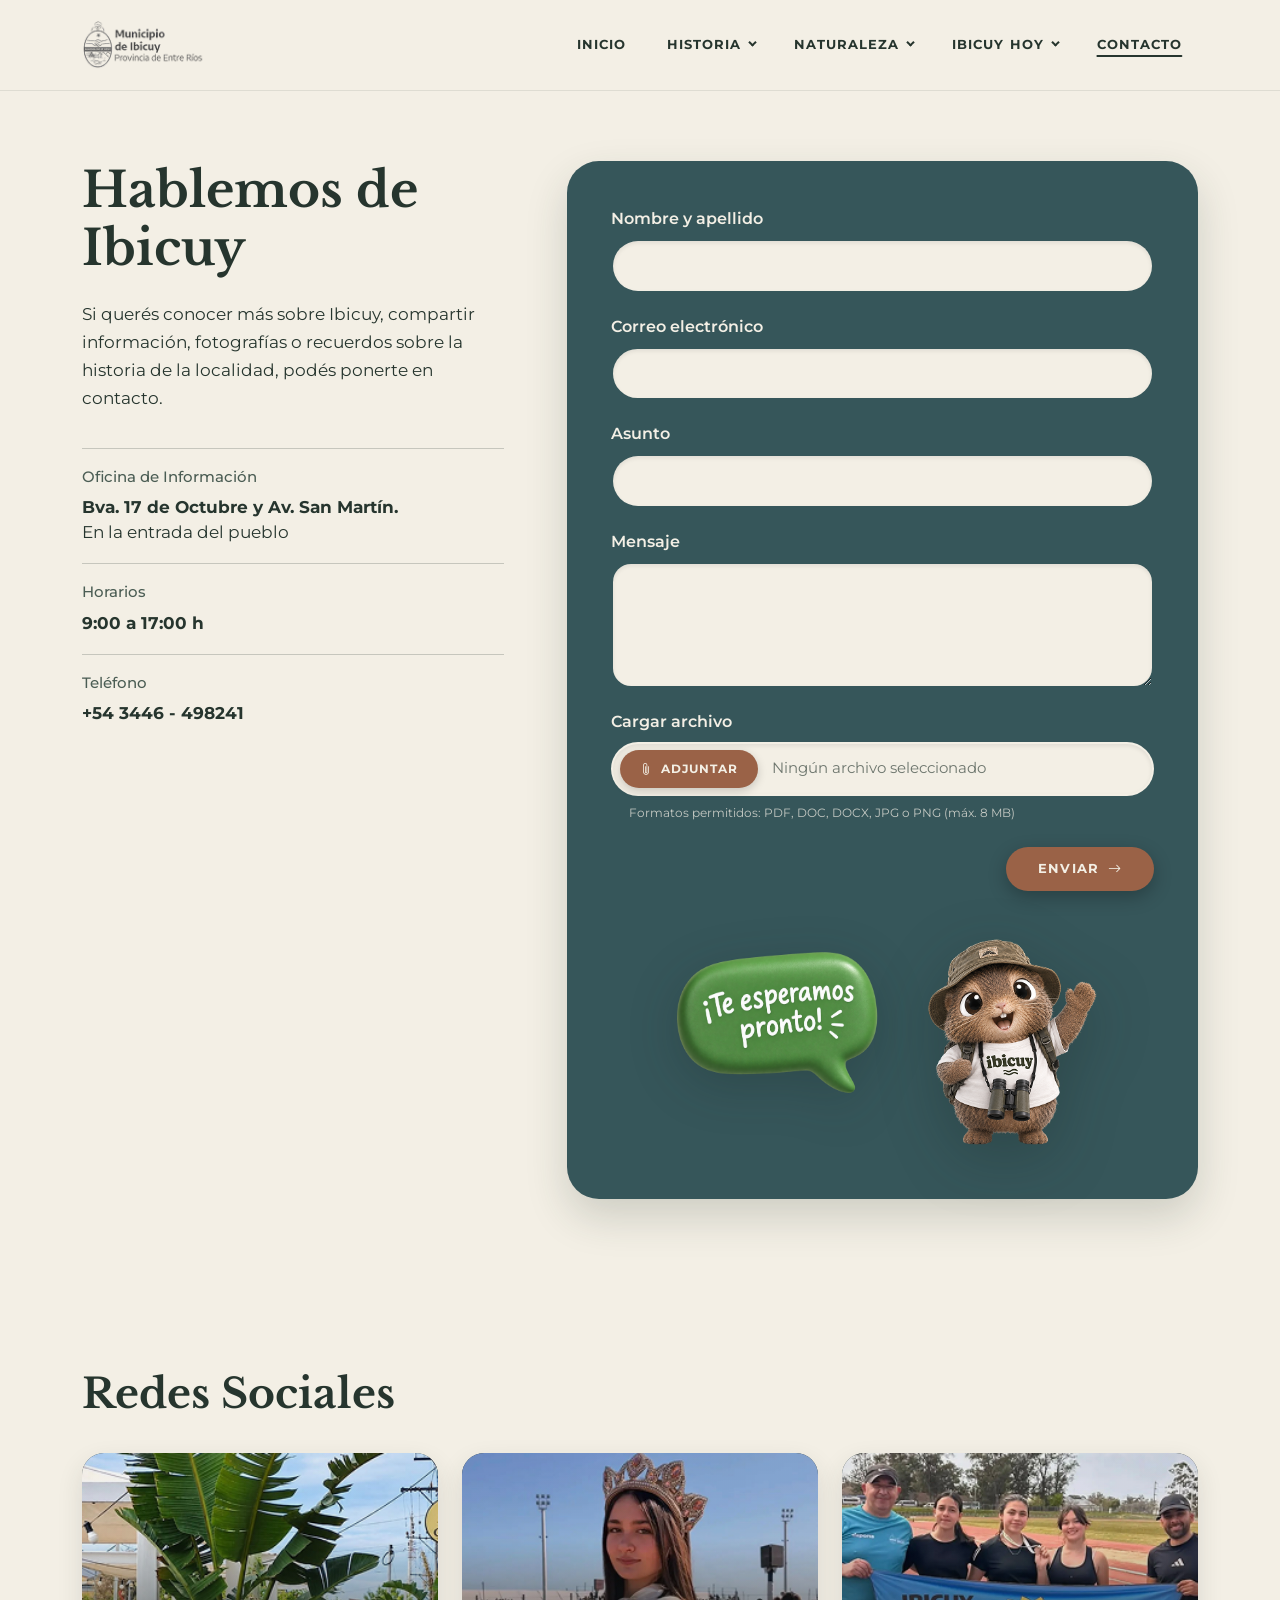
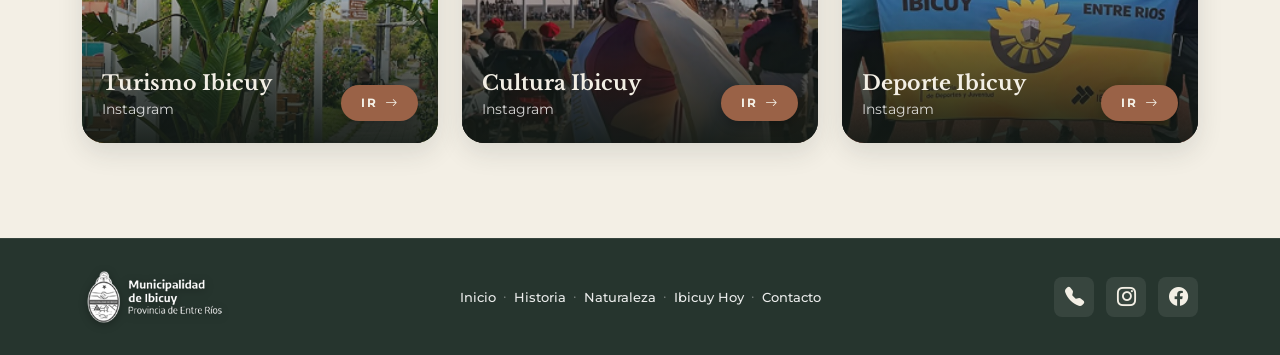
<file: html/pagina4.html>
<!doctype html>
<html lang="es">

<head>
  <meta charset="utf-8">
  <meta name="viewport" content="width=device-width, initial-scale=1">
  <title>Contacto y Redes Sociales - Hablemos de Ibicuy | Municipio de Ibicuy</title>
  <meta name="description"
    content="Hablemos de Ibicuy. Si querés conocer más sobre Ibicuy, compartir información, fotografías o recuerdos sobre la historia de la localidad, podés ponerte en contacto.">

  <!-- Favicons adaptados a todos los dispositivos y tamaños -->
  <link rel="icon" type="image/png" href="../imgs/favicon.png">
  <link rel="icon" type="image/png" sizes="16x16" href="../imgs/favicon-16x16.png">
  <link rel="icon" type="image/png" sizes="32x32" href="../imgs/favicon-32x32.png">
  <link rel="apple-touch-icon" sizes="180x180" href="../imgs/apple-touch-icon.png">
  <link rel="icon" type="image/png" sizes="192x192" href="../imgs/android-chrome-192x192.png">
  <link rel="icon" type="image/png" sizes="512x512" href="../imgs/android-chrome-512x512.png">


  <!-- Google Fonts -->
  <link rel="preconnect" href="https://fonts.googleapis.com">
  <link rel="preconnect" href="https://fonts.gstatic.com" crossorigin>
  <link
    href="https://fonts.googleapis.com/css2?family=Libre+Baskerville:ital,wght@0,400;0,700;1,400&family=Montserrat:ital,wght@0,400;0,500;0,600;0,700;0,800;1,400&display=swap"
    rel="stylesheet">

  <!-- Bootstrap 5.3 & Icons -->
  <link href="https://cdn.jsdelivr.net/npm/bootstrap@5.3.3/dist/css/bootstrap.min.css" rel="stylesheet">
  <link rel="stylesheet" href="https://cdn.jsdelivr.net/npm/bootstrap-icons@1.11.3/font/bootstrap-icons.min.css">

  <!-- Estilos personalizados -->
  <link rel="stylesheet" href="../css/style.css">
</head>

<body>
  <!-- ==========================================================================
         HEADER / NAVBAR
         ========================================================================== -->
  <header class="site-header">
    <nav class="navbar navbar-expand-lg py-3">
      <div class="container">
        <!-- Logo oficial de Municipio de Ibicuy -->
        <a class="navbar-brand brand-wrapper" href="../index.html" id="nav-brand">
          <img src="../imgs/logo_modelo_gris.png" alt="Municipio de Ibicuy - Provincia de Entre Ríos"
            class="site-header-logo">
        </a>

        <!-- Botón hamburguesa para responsive -->
        <button class="navbar-toggler border-0 shadow-none" type="button" data-bs-toggle="collapse"
          data-bs-target="#navbarIbicuy" aria-controls="navbarIbicuy" aria-expanded="false"
          aria-label="Abrir navegación">
          <span class="navbar-toggler-icon"></span>
        </button>

        <!-- Menú de navegación -->
        <div class="collapse navbar-collapse justify-content-end" id="navbarIbicuy">
          <ul class="navbar-nav align-items-lg-center gap-lg-2 mt-3 mt-lg-0">
            <li class="nav-item">
              <a class="nav-link nav-link-custom" href="../index.html" id="link-inicio">
                <span class="nav-text">INICIO</span>
              </a>
            </li>

            <li class="nav-item dropdown">
              <a class="nav-link nav-link-custom dropdown-toggle" href="pagina1.html" id="dropdownHistoria"
                role="button" data-bs-toggle="dropdown" aria-expanded="false">
                <span class="nav-text">HISTORIA</span>
              </a>
              <ul class="dropdown-menu dropdown-menu-custom" aria-labelledby="dropdownHistoria">
                <li><a class="dropdown-item dropdown-item-custom" href="pagina1.html">Raíces de nuestro pueblo</a></li>
                <li><a class="dropdown-item dropdown-item-custom" href="pagina1.html#linea-de-tiempo">Historia de
                    Ibicuy</a></li>
                <li><a class="dropdown-item dropdown-item-custom" href="pagina1.html#huellas-ferrocarril">Las huellas
                    del ferrocarril</a></li>
              </ul>
            </li>

            <li class="nav-item dropdown">
              <a class="nav-link nav-link-custom dropdown-toggle" href="pagina2.html" id="dropdownNaturaleza"
                role="button" data-bs-toggle="dropdown" aria-expanded="false">
                <span class="nav-text">NATURALEZA</span>
              </a>
              <ul class="dropdown-menu dropdown-menu-custom" aria-labelledby="dropdownNaturaleza">
                <li><a class="dropdown-item dropdown-item-custom" href="pagina2.html">Un pueblo rodeado de agua y
                    naturaleza</a></li>
                <li><a class="dropdown-item dropdown-item-custom" href="pagina2.html#vida-territorio">La vida del
                    territorio</a></li>
                <li><a class="dropdown-item dropdown-item-custom" href="pagina2.html#conservacion">Conservación y
                    cuidado</a></li>
              </ul>
            </li>

            <li class="nav-item dropdown">
              <a class="nav-link nav-link-custom dropdown-toggle" href="pagina3.html" id="dropdownIbicuyHoy"
                role="button" data-bs-toggle="dropdown" aria-expanded="false">
                <span class="nav-text">IBICUY HOY</span>
              </a>
              <ul class="dropdown-menu dropdown-menu-custom" aria-labelledby="dropdownIbicuyHoy">
                <li><a class="dropdown-item dropdown-item-custom" href="pagina3.html">Una identidad que sigue viva</a>
                </li>
                <li><a class="dropdown-item dropdown-item-custom" href="pagina3.html#lugares">Lugares destacados</a>
                </li>
                <li><a class="dropdown-item dropdown-item-custom" href="pagina3.html#cultura">Cultura y comunidad</a>
                </li>
                <li><a class="dropdown-item dropdown-item-custom" href="pagina3.html#actividades">Actividades</a></li>
                <li><a class="dropdown-item dropdown-item-custom" href="pagina3.html#turista">Información para el
                    turista</a></li>
              </ul>
            </li>

            <li class="nav-item">
              <a class="nav-link nav-link-custom active" href="pagina4.html" id="link-contacto">
                <span class="nav-text">CONTACTO</span>
              </a>
            </li>
          </ul>
        </div>
      </div>
    </nav>
  </header>

  <!-- ==========================================================================
         SECCIÓN 1: HABLEMOS DE IBICUY (CONTACTO Y FORMULARIO CON MASCOTA)
         ========================================================================== -->
  <section class="contact-main-section" id="hablemos">
    <!-- Vías del ferrocarril de fondo bajo el formulario y la mascota -->
    <div class="contact-bg-tracks" aria-hidden="true"></div>

    <div class="container position-relative">
      <div class="row g-4 g-lg-5 align-items-start">
        <!-- Columna izquierda: Información institucional y de contacto -->
        <div class="col-lg-5">
          <div class="contact-info-wrapper">
            <h1 class="contact-title">Hablemos de Ibicuy</h1>
            <p class="contact-desc">
              Si querés conocer más sobre Ibicuy, compartir información, fotografías o recuerdos sobre la historia de la
              localidad, podés ponerte en contacto.
            </p>

            <!-- Lista de datos de contacto con separadores -->
            <div class="contact-info-list">
              <!-- Bloque 1: Oficina de Información -->
              <div class="contact-info-item">
                <span class="contact-info-label">Oficina de Información</span>
                <p class="contact-info-val">
                  <strong>Bva. 17 de Octubre y Av. San Martín.</strong><br>
                  En la entrada del pueblo
                </p>
              </div>

              <!-- Bloque 2: Horarios -->
              <div class="contact-info-item">
                <span class="contact-info-label">Horarios</span>
                <p class="contact-info-val">
                  <strong>9:00 a 17:00 h</strong>
                </p>
              </div>

              <!-- Bloque 3: Teléfono -->
              <div class="contact-info-item">
                <span class="contact-info-label">Teléfono</span>
                <p class="contact-info-val">
                  <a href="tel:+543446498241" class="contact-tel-link"><strong>+54 3446 - 498241</strong></a>
                </p>

                <div class="contenedor-mapa">
                  <iframe
                    src="https://www.google.com/maps/embed?pb=!1m18!1m12!1m3!1d13270.689665390042!2d-59.15540955!3d-33.743286!2m3!1f0!2f0!3f0!3m2!1i1024!2i768!4f13.1!3m3!1m2!1s0x95ba56c5e88c6d99%3A0x8a2b9bf0dfd2876e!2sIbicuy%2C%20Entre%20R%C3%ADos!5e0!3m2!1ses!2sar!4v1792762123203!5m2!1ses!2sar"
                    width="400" height="300" style="border:0;" allowfullscreen="" loading="lazy"
                    referrerpolicy="strict-origin-when-cross-origin"></iframe>
                </div>
              </div>
            </div>
          </div>
        </div>

        <!-- Columna derecha: Formulario verde petróleo con mascota centrada por debajo -->
        <div class="col-lg-7">
          <div class="contact-form-wrapper">
            <!-- Tarjeta de formulario -->
            <div class="contact-form-card">
              
              <form id="contactForm" name="contacto" method="POST" enctype="multipart/form-data" data-netlify="true" netlify-honeypot="bot-field">                
                <!-- Identificación del formulario para Netlify -->
                <input type="hidden" name="form-name" value="contacto">
              
                <!-- Campo oculto de protección antispam -->
                <div hidden>
                  <label>
                    No completar este campo:
                    <input name="bot-field">
                  </label>
                </div>
              
                <!-- Campo 1: Nombre y apellido -->
                <div class="contact-field-group">
                  <label for="nombre" class="contact-form-label form-label">Nombre y apellido</label>
                  <input type="text" id="nombre" name="nombre" class="contact-form-control form-control" required minlength="3" autocomplete="name" placeholder="">
                </div>
              
                <!-- Campo 2: Correo electrónico -->
                <div class="contact-field-group">
                  <label for="email" class="contact-form-label form-label">Correo electrónico</label>
                  <input type="email" id="email" name="email" class="contact-form-control form-control" required autocomplete="email"placeholder="">
                </div>
              
                <!-- Campo 3: Asunto -->
                <div class="contact-field-group">
                  <label for="asunto" class="contact-form-label form-label">Asunto</label>
                  <input type="text" id="asunto" name="asunto" class="contact-form-control form-control" required minlength="3" placeholder="">
                </div>
              
                <!-- Campo 4: Mensaje -->
                <div class="contact-field-group">
                  <label for="mensaje" class="contact-form-label form-label">Mensaje</label>
                  <textarea id="mensaje" name="mensaje" class="contact-form-control form-control" rows="4" required minlength="10" placeholder=""></textarea>
                </div>

                <!-- Campo 5: Cargar archivo -->
                <div class="contact-field-group">
                  <label for="archivo" class="contact-form-label">Cargar archivo</label>
                  <div class="contact-file-box">
                    <input type="file" id="archivo" name="archivo" class="visually-hidden"
                      accept=".pdf,.doc,.docx,.jpg,.jpeg,.png">
                    <label for="archivo" class="contact-file-label-pill" id="fileDropZone">
                      <span class="btn-file-pill"><i class="bi bi-paperclip"></i> Adjuntar</span>
                      <span class="file-name-text" id="fileNameDisplay">Ningún archivo seleccionado</span>
                      <button type="button" class="btn-file-clear d-none" id="btnFileClear" title="Quitar archivo"
                        aria-label="Quitar archivo">
                        <i class="bi bi-x-circle-fill"></i>
                      </button>
                    </label>
                  </div>
                  <span class="contact-file-hint">Formatos permitidos: PDF, DOC, DOCX, JPG o PNG (máx. 8 MB)</span>                
                  </div>
              
                <!-- Botón de envío -->
                <div class="contact-btn-row">
                  <button type="submit" class="btn btn-contact-submit" id="btn-enviar-contacto">
                    ENVIAR <i class="bi bi-arrow-right"></i>
                  </button>
                </div>
              </form>

            <!-- Mascota Cuicito turista y globo de bienvenida centrados por debajo del formulario -->
            <div class="contact-mascot-combo">
              <!-- Globo verde transparente de bienvenida -->
              <img src="../imgs/globo_final.png" alt="¡Te esperamos pronto!" class="contact-speech-bubble">
              <!-- Mascota Cuicito con remera de Ibicuy y binoculares -->
              <img src="../imgs/cuis_turista.png" alt="Cuicito saludando con remera de Ibicuy"
                class="contact-mascot-img">
            </div>
          </div>
        </div>
      </div>
    </div>
  </section>

  <!-- ==========================================================================
         SECCIÓN 2: REDES SOCIALES (3 TARJETAS INSTAGRAM)
         ========================================================================== -->
  <section class="social-section" id="redes">
    <!-- Silueta botánica decorativa en el fondo -->
    <div class="social-bg-reeds" aria-hidden="true"></div>

    <div class="container position-relative">
      <h2 class="social-section-title">Redes Sociales</h2>

      <div class="row g-4">
        <!-- Tarjeta 1: Turismo Ibicuy -->
        <div class="col-12 col-md-4">
          <article class="social-card">
            <img src="../imgs/instagram_1.png" alt="Café al aire libre y palmeras en Ibicuy" class="social-card-bg">
            <div class="social-card-overlay"></div>
            <div class="social-card-content">
              <div class="social-card-texts">
                <h3 class="social-card-title">Turismo Ibicuy</h3>
                <span class="social-card-platform">Instagram</span>
              </div>
              <a href="https://www.instagram.com/turismoibicuy?srtk=MXYyMGhybDJmcWdhMg==" target="_blank"
                rel="noopener noreferrer" class="btn-social-pill" aria-label="Ir a Turismo Ibicuy en Instagram">
                IR <i class="bi bi-arrow-right"></i>
              </a>
            </div>
          </article>
        </div>

        <!-- Tarjeta 2: Cultura Ibicuy -->
        <div class="col-12 col-md-4">
          <article class="social-card">
            <img src="../imgs/instagram_2.png" alt="Reina cultural de la fiesta de Ibicuy con corona"
              class="social-card-bg">
            <div class="social-card-overlay"></div>
            <div class="social-card-content">
              <div class="social-card-texts">
                <h3 class="social-card-title">Cultura Ibicuy</h3>
                <span class="social-card-platform">Instagram</span>
              </div>
              <a href="https://www.instagram.com/culturaibicuy?srtk=MXhqYWdkNDRqNDhvOA==" target="_blank"
                rel="noopener noreferrer" class="btn-social-pill" aria-label="Ir a Cultura Ibicuy en Instagram">
                IR <i class="bi bi-arrow-right"></i>
              </a>
            </div>
          </article>
        </div>

        <!-- Tarjeta 3: Deporte Ibicuy -->
        <div class="col-12 col-md-4">
          <article class="social-card">
            <img src="../imgs/instagram_3.png" alt="Equipo de atletismo sosteniendo la bandera de Ibicuy Entre Ríos"
              class="social-card-bg">
            <div class="social-card-overlay"></div>
            <div class="social-card-content">
              <div class="social-card-texts">
                <h3 class="social-card-title">Deporte Ibicuy</h3>
                <span class="social-card-platform">Instagram</span>
              </div>
              <a href="https://www.instagram.com/deporteibicuy?psln=ZjF4c2E1aDR2aXFt" target="_blank"
                rel="noopener noreferrer" class="btn-social-pill" aria-label="Ir a Deporte Ibicuy en Instagram">
                IR <i class="bi bi-arrow-right"></i>
              </a>
            </div>
          </article>
        </div>
      </div>
    </div>
  </section>

  <!-- ==========================================================================
         FOOTER
         ========================================================================== -->
  <footer class="site-footer" id="contacto">
    <div class="container">
      <div class="row align-items-center gy-4">
        <!-- Columna izquierda: Escudo y nombre oficial -->
        <div class="col-lg-4 col-md-5">
          <div class="footer-brand-box">
            <img src="../imgs/logo_modelo_blanco.png" alt="Municipalidad de Ibicuy - Provincia de Entre Ríos"
              class="footer-logo-img">
          </div>
        </div>

        <!-- Columna central: Enlaces de pie de página -->
        <div class="col-lg-5 col-md-4 text-center">
          <ul class="footer-nav-list">
            <li><a href="../index.html" class="footer-nav-item">Inicio</a></li>
            <li class="footer-nav-dot">·</li>
            <li><a href="pagina1.html" class="footer-nav-item">Historia</a></li>
            <li class="footer-nav-dot">·</li>
            <li><a href="pagina2.html" class="footer-nav-item">Naturaleza</a></li>
            <li class="footer-nav-dot">·</li>
            <li><a href="pagina3.html" class="footer-nav-item">Ibicuy Hoy</a></li>
            <li class="footer-nav-dot">·</li>
            <li><a href="pagina4.html" class="footer-nav-item">Contacto</a></li>
          </ul>
        </div>

        <!-- Columna derecha: Canales de contacto / redes sociales -->
        <div class="col-lg-3 col-md-3">
          <div class="footer-social-box">
            <a href="tel:+543446498241" class="social-icon-btn" aria-label="Llamar a la municipalidad" title="Teléfono">
              <i class="bi bi-telephone-fill"></i>
            </a>
            <a href="https://www.instagram.com/municipiodeibicuy?srtk=MTJsdDR6NjltZG40OQ==" target="_blank"
              rel="noopener noreferrer" class="social-icon-btn" aria-label="Instagram oficial" title="Instagram">
              <i class="bi bi-instagram"></i>
            </a>
            <a href="https://www.facebook.com/share/1FLqgSXv5c/" target="_blank" rel="noopener noreferrer"
              class="social-icon-btn" aria-label="Facebook oficial" title="Facebook">
              <i class="bi bi-facebook"></i>
            </a>
          </div>
        </div>
      </div>
    </div>
  </footer>

 
<!-- Bootstrap 5.3 Bundle JS -->
<script src="https://cdn.jsdelivr.net/npm/bootstrap@5.3.3/dist/js/bootstrap.bundle.min.js"></script>

<!-- Script de interacción: Header scroll y carga de archivo -->
<script>
  document.addEventListener('DOMContentLoaded', function () {

    // Header scroll
    const header = document.querySelector('.site-header');

    window.addEventListener('scroll', function () {
      if (window.scrollY > 20) {
        header.classList.add('scrolled');
      } else {
        header.classList.remove('scrolled');
      }
    });

    // Gestión del campo de carga de archivo
    const fileInput = document.getElementById('archivo');
    const fileNameDisplay = document.getElementById('fileNameDisplay');
    const btnFileClear = document.getElementById('btnFileClear');
    const dropZone = document.getElementById('fileDropZone');

    if (fileInput && fileNameDisplay) {

      // Mostrar el nombre del archivo seleccionado
      fileInput.addEventListener('change', function () {
        if (this.files && this.files.length > 0) {
          fileNameDisplay.textContent = this.files[0].name;
          fileNameDisplay.classList.add('file-selected');

          if (btnFileClear) {
            btnFileClear.classList.remove('d-none');
          }
        } else {
          fileNameDisplay.textContent = 'Ningún archivo seleccionado';
          fileNameDisplay.classList.remove('file-selected');

          if (btnFileClear) {
            btnFileClear.classList.add('d-none');
          }
        }
      });

      // Botón para quitar el archivo seleccionado
      if (btnFileClear) {
        btnFileClear.addEventListener('click', function (e) {
          e.preventDefault();
          e.stopPropagation();

          fileInput.value = '';
          fileNameDisplay.textContent = 'Ningún archivo seleccionado';
          fileNameDisplay.classList.remove('file-selected');
          btnFileClear.classList.add('d-none');
        });
      }

      // Soporte para arrastrar y soltar archivos
      if (dropZone) {

        ['dragenter', 'dragover'].forEach(function (eventName) {
          dropZone.addEventListener(eventName, function (e) {
            e.preventDefault();
            dropZone.classList.add('drag-over');
          });
        });

        ['dragleave', 'drop'].forEach(function (eventName) {
          dropZone.addEventListener(eventName, function (e) {
            e.preventDefault();
            dropZone.classList.remove('drag-over');
          });
        });

        dropZone.addEventListener('drop', function (e) {
          if (e.dataTransfer && e.dataTransfer.files && e.dataTransfer.files.length > 0) {
            fileInput.files = e.dataTransfer.files;

            fileNameDisplay.textContent = e.dataTransfer.files[0].name;
            fileNameDisplay.classList.add('file-selected');

            if (btnFileClear) {
              btnFileClear.classList.remove('d-none');
            }
          }
        });
      }
    }
  });
</script>
</body>
</html>
</file>
<file: css/style.css>
/* ==========================================================================
   TIPOGRAFÍA
   ========================================================================== */
@font-face {
    font-family: "LibreBaskerville";
    src: url("font/LibreBaskerville-VariableFont_wght.ttf") format("truetype");
    font-weight: 100 900;
    font-style: normal;
}

@font-face {
    font-family: "LibreBaskerville";
    src: url("font/LibreBaskerville-Italic-VariableFont_wght.ttf") format("truetype");
    font-weight: 100 900;
    font-style: italic;
}

@font-face {
    font-family: "Montserrat";
    src: url("font/Montserrat-VariableFont_wght.ttf") format("truetype"),
        url("font/Montserrat-Regular.ttf") format("truetype");
    font-weight: 100 900;
    font-style: normal;
}

@font-face {
    font-family: "Montserrat";
    src: url("font/Montserrat-Italic-VariableFont_wght.ttf") format("truetype");
    font-weight: 100 900;
    font-style: italic;
}

/* ==========================================================================
   PALETA CROMÁTICA
   ========================================================================== */
:root {
    --color-texto: #26352E;
    --color-secundario: #36565A;
    --color-acento: #9A6247;
    --color-fondo: #F3EFE5;

    --font-serif: "LibreBaskerville", Georgia, serif;
    --font-sans: "Montserrat", system-ui, -apple-system, sans-serif;
}

/* ==========================================================================
   RESETEOS Y ESTILOS BASE
   ========================================================================== */
html {
    scroll-behavior: smooth;
}

body {
    background-color: var(--color-fondo);
    color: var(--color-texto);
    font-family: var(--font-sans);
    line-height: 1.6;
    overflow-x: hidden;
    -webkit-font-smoothing: antialiased;
}

h1,
h2,
h3,
h4,
h5,
h6 {
    font-family: var(--font-serif);
    color: var(--color-texto);
    font-weight: 700;
}

p {
    font-family: var(--font-sans);
    color: var(--color-texto);
}

a {
    font-family: var(--font-sans);
    color: inherit;
    text-decoration: none;
    transition: color 0.25s ease, opacity 0.25s ease;
}

/* ==========================================================================
   NAVBAR / HEADER
   ========================================================================== */
.site-header {
    background-color: var(--color-fondo);
    border-bottom: 1px solid rgba(38, 53, 46, 0.1);
    position: sticky;
    top: 0;
    z-index: 1030;
    transition: box-shadow 0.3s ease, background-color 0.3s ease;
}

.site-header.scrolled {
    box-shadow: 0 4px 20px rgba(38, 53, 46, 0.08);
    background-color: rgba(243, 239, 229, 0.98);
    backdrop-filter: blur(8px);
}

.brand-wrapper {
    display: flex;
    align-items: center;
    gap: 12px;
    text-decoration: none;
}

.site-header-logo {
    height: 48px;
    width: auto;
    max-width: 200px;
    object-fit: contain;
    transition: transform 0.25s ease;
}

.brand-wrapper:hover .site-header-logo {
    transform: scale(1.02);
}

.brand-icon-box {
    width: 36px;
    height: 30px;
    border: 1.8px solid var(--color-texto);
    border-radius: 4px;
    display: flex;
    align-items: center;
    justify-content: center;
    position: relative;
    overflow: hidden;
    background-color: var(--color-fondo);
}

.brand-icon-box svg {
    width: 100%;
    height: 100%;
}

.brand-text-block {
    display: flex;
    flex-direction: column;
    line-height: 1.05;
}

.brand-text-block .brand-title {
    font-family: var(--font-sans);
    font-weight: 800;
    font-size: 0.78rem;
    letter-spacing: 0.12em;
    color: var(--color-texto);
}

.brand-text-block .brand-sub {
    font-family: var(--font-sans);
    font-weight: 700;
    font-size: 0.68rem;
    letter-spacing: 0.16em;
    color: var(--color-texto);
}

.navbar-nav .nav-item {
    border: none !important;
}

.nav-link-custom {
    font-family: var(--font-sans);
    font-weight: 700;
    font-size: 0.8rem;
    letter-spacing: 0.08em;
    color: var(--color-texto) !important;
    padding: 0.6rem 1rem !important;
    position: relative;
    text-transform: uppercase;
    display: inline-flex;
    align-items: center;
    border: none !important;
    transition: color 0.2s ease;
}

.nav-link-custom:hover {
    color: var(--color-acento) !important;
}

.nav-link-custom:focus {
    outline: none;
    box-shadow: none;
}

/* Línea centrada a la palabra */
.nav-link-custom .nav-text {
    position: relative;
    display: inline-block;
    line-height: 1.2;
}

/* Línea animada por debajo */
.nav-link-custom .nav-text::after {
    content: "";
    position: absolute;
    bottom: -4px;
    left: 50%;
    width: 100%;
    height: 2px;
    background-color: var(--color-texto);
    border-radius: 2px;
    transform: translateX(-50%) scaleX(0);
    transform-origin: center;
    transition: transform 0.28s cubic-bezier(0.25, 0.8, 0.25, 1), background-color 0.2s ease;
}

/* Estado activo: la línea permanece visible y centrada en la palabra */
.nav-link-custom.active .nav-text::after {
    transform: translateX(-50%) scaleX(1);
    background-color: var(--color-texto);
}

/* Hover: la línea se expande desde el centro solo bajo la palabra */
.nav-link-custom:hover .nav-text::after {
    transform: translateX(-50%) scaleX(1);
    background-color: var(--color-acento);
}

.nav-link-custom.active:hover .nav-text::after {
    background-color: var(--color-acento);
}

/* Indicador que despliega opciones */
.nav-link-custom.dropdown-toggle::after {
    display: inline-block;
    content: "";
    width: 6px;
    height: 6px;
    margin-left: 0.45rem;
    border-right: 2px solid currentColor;
    border-bottom: 2px solid currentColor;
    border-top: none;
    border-left: none;
    position: relative;
    top: -2px;
    transform: rotate(45deg);
    transform-origin: 75% 75%;
    transition: transform 0.25s ease, color 0.2s ease;
}

/* Rotación suave hacia arriba al desplegar el dropdown o al hacer hover manteniendo la misma altura */
.dropdown:hover .nav-link-custom.dropdown-toggle::after,
.dropdown.show .nav-link-custom.dropdown-toggle::after,
.nav-link-custom.dropdown-toggle[aria-expanded="true"]::after {
    transform: rotate(-135deg);
}

/* Ocultar cualquier ícono de chevron residual */
.nav-link-custom .dropdown-chevron {
    display: none !important;
}

.dropdown-menu-custom {
    border-radius: 12px;
    border: 1px solid rgba(54, 86, 90, 0.2);
    box-shadow: 0 12px 28px rgba(38, 53, 46, 0.08);
    padding: 8px;
    margin-top: 8px !important;
    background-color: var(--color-fondo);
}

.dropdown-item-custom {
    font-family: var(--font-sans);
    font-size: 0.85rem;
    font-weight: 500;
    color: var(--color-texto);
    border-radius: 6px;
    padding: 8px 14px;
    transition: background-color 0.2s ease, color 0.2s ease;
}

.dropdown-item-custom:hover {
    background-color: var(--color-secundario);
    color: var(--color-fondo);
}

/* ==========================================================================
   HERO SECTION
   ========================================================================== */
.hero-section {
    position: relative;
    background: linear-gradient(90deg,
            rgba(20, 28, 24, 0.78) 0%,
            rgba(20, 28, 24, 0.58) 45%,
            rgba(20, 28, 24, 0.22) 80%,
            rgba(20, 28, 24, 0.1) 100%), url("../imgs/1_inicio.jpeg") center center / cover no-repeat;
    min-height: 540px;
    display: flex;
    align-items: center;
    padding: 110px 0 130px;
}

.hero-title {
    font-family: var(--font-serif);
    font-size: clamp(2rem, 4.3vw, 3.2rem);
    font-weight: 700;
    line-height: 1.24;
    color: var(--color-fondo);
    max-width: 820px;
    margin-bottom: 34px;
    text-shadow: 0 3px 18px rgba(0, 0, 0, 0.45);
}

.btn-hero-pill {
    display: inline-flex;
    align-items: center;
    gap: 12px;
    background-color: var(--color-acento);
    color: var(--color-fondo);
    font-family: var(--font-sans);
    font-size: 0.82rem;
    font-weight: 700;
    letter-spacing: 0.1em;
    text-transform: uppercase;
    padding: 13px 32px;
    border-radius: 50px;
    border: none;
    box-shadow: 0 6px 20px rgba(154, 98, 71, 0.4);
    transition: all 0.3s cubic-bezier(0.16, 1, 0.3, 1);
}

.btn-hero-pill:hover {
    background-color: #834f37;
    transform: translateY(-2px);
    box-shadow: 0 10px 26px rgba(154, 98, 71, 0.5);
    color: var(--color-fondo) !important;
}

.btn-hero-pill i {
    transition: transform 0.25s ease;
}

.btn-hero-pill:hover i {
    transform: translateX(4px);
}

/* Fallback compatibilidad btn-pill-dark */
.btn-pill-dark {
    display: inline-flex;
    align-items: center;
    gap: 10px;
    background-color: var(--color-texto);
    color: var(--color-fondo) !important;
    font-family: var(--font-sans);
    font-size: 0.65rem;
    font-weight: 700;
    letter-spacing: 0.1em;
    text-transform: uppercase;
    padding: 12px 30px;
    border-radius: 50px;
    border: none;
    box-shadow: 0 4px 14px rgba(38, 53, 46, 0.18);
    transition: all 0.3s cubic-bezier(0.16, 1, 0.3, 1);
}

.btn-pill-dark:hover {
    background-color: var(--color-acento);
    transform: translateY(-2px);
    box-shadow: 0 6px 20px rgba(154, 98, 71, 0.3);
    color: var(--color-fondo) !important;
}

.btn-pill-dark i {
    transition: transform 0.25s ease;
}

.btn-pill-dark:hover i {
    transform: translateX(4px);
}

/* ==========================================================================
   SECTION 2: IDENTIDAD (CARD CON MAPA ILUSTRADO 3D)
   ========================================================================== */

.identity-section {
    background-color: var(--color-fondo);
    position: relative;
    overflow: hidden;
    padding: 60px 0 110px;
}

.identity-card {
    position: relative;
    overflow: visible;
    z-index: 2;
    background-color: var(--color-acento);
    border-radius: 32px;
    border: none;
    padding: 48px 52px;
    box-shadow: 0 16px 36px rgba(38, 53, 46, 0.16);
    color: var(--color-fondo);
}

@media (max-width: 767px) {
    .identity-card {
        padding: 35px 24px;
        border-radius: 24px;
    }
}

.identity-title {
    font-family: var(--font-serif);
    font-size: clamp(1.7rem, 3.2vw, 2.2rem);
    font-weight: 700;
    color: var(--color-fondo);
    margin-bottom: 20px;
    line-height: 1.25;
}

.identity-body {
    font-family: var(--font-sans);
    font-size: 1.05rem;
    line-height: 1.7;
    color: rgba(255, 255, 255, 0.94);
    max-width: 600px;
    margin-bottom: 0;
}

.identity-map-img {
    width: 100%;
    height: 100%;
    min-height: 260px;
    max-height: 320px;
    object-fit: cover;
    display: block;
    transition: transform 0.5s ease;
}

.identtity-card:hover .identity-img {
    transform: scale(1.04);
}

/* ==========================================================================
   SECTION 3: CONOCÉ NUESTRA CIUDAD
   ========================================================================== */
.city-section {
    background-color: var(--color-fondo);
    padding: 80px 0 70px;
}

.city-section-title {
    font-family: var(--font-serif);
    font-size: clamp(2rem, 3.2vw, 2.7rem);
    font-weight: 700;
    color: var(--color-texto);
    margin-bottom: 38px;
}

.city-card {
    height: 410px;
    border-radius: 22px;
    overflow: hidden;
    position: relative;
    background-color: #26352E;
    border: none;
    box-shadow: 0 10px 26px rgba(38, 53, 46, 0.12);
    transition: transform 0.35s cubic-bezier(0.16, 1, 0.3, 1), box-shadow 0.35s ease;
    display: flex;
    flex-direction: column;
    justify-content: flex-end;
}

.city-card:hover {
    transform: translateY(-8px);
    box-shadow: 0 18px 36px rgba(38, 53, 46, 0.2);
}

.city-card-bg {
    position: absolute;
    top: 0;
    left: 0;
    width: 100%;
    height: 100%;
    object-fit: cover;
    transition: transform 0.6s cubic-bezier(0.16, 1, 0.3, 1);
    filter: brightness(0.96) contrast(1.04);
}

.city-card:hover .city-card-bg {
    transform: scale(1.08);
}

/* Overlay degradado oscuro */
.city-card-overlay {
    position: absolute;
    bottom: 0;
    left: 0;
    right: 0;
    top: 0;
    background: linear-gradient(to bottom,
            rgba(20, 28, 24, 0.02) 0%,
            rgba(20, 28, 24, 0.22) 42%,
            rgba(20, 28, 24, 0.78) 72%,
            rgba(18, 25, 21, 0.94) 100%);
    z-index: 1;
    pointer-events: none;
}

.city-card-content {
    position: relative;
    z-index: 2;
    padding: 24px 20px;
    display: flex;
    flex-direction: column;
    gap: 4px;
}

.city-card-text-group {
    margin-bottom: 14px;
}

.city-card-heading {
    font-family: var(--font-serif);
    font-size: 1.45rem;
    font-weight: 700;
    color: var(--color-fondo);
    margin: 0;
    line-height: 1.2;
}

.city-card-sub {
    font-family: var(--font-sans);
    font-size: 0.85rem;
    color: rgba(255, 255, 255, 0.88);
    margin: 5px 0 0 0;
    font-weight: 500;
}

.city-card-footer {
    display: flex;
    justify-content: flex-end;
    align-items: center;
    width: 100%;
}

.btn-card-pill {
    background-color: var(--color-acento);
    color: var(--color-fondo) !important;
    font-family: var(--font-sans);
    font-size: 0.74rem;
    font-weight: 700;
    letter-spacing: 0.1em;
    text-transform: uppercase;
    padding: 8px 18px;
    border-radius: 50px;
    display: inline-flex;
    align-items: center;
    gap: 8px;
    border: none;
    box-shadow: 0 4px 12px rgba(0, 0, 0, 0.25);
    transition: all 0.25s ease;
}

.btn-card-pill:hover {
    background-color: #834f37;
    color: var(--color-fondo) !important;
    transform: translateX(3px);
    box-shadow: 0 6px 16px rgba(0, 0, 0, 0.35);
}

.btn-card-pill i {
    transition: transform 0.25s ease;
}

.btn-card-pill:hover i {
    transform: translateX(3px);
}

.city-bottom-text {
    font-family: var(--font-sans);
    font-weight: 600;
    font-size: clamp(1rem, 1.5vw, 1.12rem);
    line-height: 1.65;
    color: var(--color-texto);
    max-width: 720px;
    margin: 55px auto 0;
    text-align: center;
}

/* ==========================================================================
   SECTION 4: QUOTE (FRASE DESTACADA CON MASCOTA CUIS)
   ========================================================================== */
.quote-section {
    background-color: var(--color-secundario);
    border-top: none;
    border-bottom: none;
    padding: 85px 0 75px;
    margin: 0;
    position: relative;
    overflow: hidden;
}

.featured-quote {
    font-family: var(--font-serif);
    font-style: italic;
    font-size: clamp(1.7rem, 2.7vw, 2.45rem);
    line-height: 1.36;
    color: var(--color-fondo);
    margin: 0;
    font-weight: 400;
    text-shadow: 0 2px 10px rgba(0, 0, 0, 0.18);
}

.quote-mascot-box {
    position: relative;
    display: flex;
    justify-content: center;
    align-items: flex-end;
}

.quote-mascot-img {
    max-width: 320px;
    width: 100%;
    height: auto;
    filter: drop-shadow(0 16px 28px rgba(20, 30, 26, 0.4));
    transition: transform 0.4s cubic-bezier(0.16, 1, 0.3, 1);
}

.quote-section:hover .quote-mascot-img {
    transform: scale(1.03) translateY(-4px);
}


/* ==========================================================================
   FOOTER
   ========================================================================== */

/* CONTENEDOR GENERAL */

.site-footer {
    position: relative;
    background-color: var(--color-texto);
    color: var(--color-fondo);
    padding: 32px 0;
    border-top: 1px solid rgba(255, 255, 255, 0.08);
}

.site-footer>.container>.row {
    position: relative;
    display: flex;
    align-items: center;
}

/* LOGO */

.footer-brand-box {
    display: flex;
    align-items: center;
    justify-content: flex-start;
}

.footer-logo-img {
    display: block;
    width: auto;
    max-width: 100%;
    height: 52px;
    object-fit: contain;
    filter: drop-shadow(0 2px 4px rgba(0, 0, 0, 0.3));
    transition: transform 0.25s ease;
}

.footer-logo-img:hover {
    transform: scale(1.03);
}

/* NAVEGACIÓN */

.footer-nav-list {
    display: flex;
    flex-wrap: wrap;
    justify-content: center;
    align-items: center;
    gap: 8px;
    list-style: none;
    margin: 0;
    padding: 0;
}

.footer-nav-item {
    display: inline-block;
    font-family: var(--font-sans);
    font-size: 0.84rem;
    font-weight: 500;
    line-height: 1.5;
    color: rgba(255, 255, 255, 0.9);
    text-decoration: none;
    white-space: nowrap;

    transition: color 0.2s ease;
}

.footer-nav-item:hover,
.footer-nav-item:focus-visible {
    color: var(--color-acento);
}

.footer-nav-dot {
    color: rgba(255, 255, 255, 0.45);
    font-size: 0.9rem;
    user-select: none;
}

/* REDES SOCIALES */

.footer-social-box {
    display: flex;
    align-items: center;
    justify-content: flex-end;
    gap: 12px;
}

.social-icon-btn {
    display: inline-flex;
    align-items: center;
    justify-content: center;
    flex-shrink: 0;

    width: 40px;
    height: 40px;
    border-radius: 8px;

    background-color: rgba(255, 255, 255, 0.08);
    color: var(--color-fondo);
    font-size: 1.2rem;
    text-decoration: none;

    transition:
        background-color 0.25s ease,
        color 0.25s ease,
        transform 0.25s ease,
        box-shadow 0.25s ease;
}

.social-icon-btn:hover,
.social-icon-btn:focus-visible {
    background-color: var(--color-acento);
    color: var(--color-fondo);
    transform: translateY(-3px);
    box-shadow: 0 4px 12px rgba(0, 0, 0, 0.25);
}


/* =========================================
   DESKTOP: 992 PX EN ADELANTE
   Logo izquierda / menú centro / redes derecha
========================================= */

@media (min-width: 992px) {
    .site-footer>.container>.row {
        min-height: 52px;
    }

    /* El menú se centra respecto de la pantalla */
    .site-footer .col-lg-5 {
        position: static;
    }

    .site-footer .footer-nav-list {
        position: absolute;
        left: 50%;
        transform: translate(-50%, -50%);

        width: max-content;
        max-width: calc(100% - 360px);
        justify-content: center;
        gap: 7px;
    }

    .site-footer .footer-nav-item {
        font-size: 0.80rem;
    }

    .site-footer .footer-brand-box {
        justify-content: flex-start;
    }

    .site-footer .footer-social-box {
        justify-content: flex-end;
    }
}


/* =========================================
   TABLET: 768 PX A 991.98 PX
   Elementos en filas centradas
========================================= */

@media (min-width: 768px) and (max-width: 991.98px) {
    .site-footer {
        padding: 28px 0;
    }

    .site-footer>.container>.row {
        justify-content: center;
        row-gap: 20px;
    }

    .site-footer>.container>.row>div {
        flex: 0 0 100%;
        width: 100%;
        max-width: 100%;
        text-align: center;
    }

    .site-footer .footer-brand-box {
        justify-content: center;
    }

    .site-footer .footer-logo-img {
        height: 46px;
    }

    .site-footer .col-md-4 {
        position: static;
    }

    .site-footer .footer-nav-list {
        position: static;
        transform: none;
        width: 100%;
        max-width: 100%;
        justify-content: center;
        gap: 8px;
    }

    .site-footer .footer-nav-item {
        font-size: 0.84rem;
    }

    .site-footer .footer-social-box {
        justify-content: center;
    }
}


/* =========================================
   MOBILE: HASTA 767.98 PX
   Diseño vertical
========================================= */

@media (max-width: 767.98px) {
    .site-footer {
        padding: 28px 0;
    }

    .site-footer>.container>.row {
        width: 100%;
        margin: 0;
        padding: 0 16px;

        display: flex;
        flex-direction: column;
        align-items: center;
        gap: 22px;
    }

    .site-footer>.container>.row>div {
        flex: 0 0 100%;
        width: 100%;
        max-width: 100%;
        text-align: center;
    }

    .site-footer .footer-brand-box {
        justify-content: center;
    }

    .site-footer .footer-logo-img {
        height: 42px;
    }

    .site-footer .col-md-4 {
        position: static;
    }

    .site-footer .footer-nav-list {
        position: static;
        transform: none;

        display: flex;
        flex-direction: column;
        align-items: center;
        justify-content: center;

        width: 100%;
        max-width: 100%;
        gap: 12px;
    }

    .site-footer .footer-nav-item {
        font-size: 0.9rem;
    }

    .site-footer .footer-nav-dot {
        display: none;
    }

    .site-footer .footer-social-box {
        justify-content: center;
        gap: 14px;
    }

    .site-footer .social-icon-btn {
        width: 38px;
        height: 38px;
        font-size: 1.15rem;
    }
}

/* =========================================
   ACCESIBILIDAD
========================================= */

@media (prefers-reduced-motion: reduce) {

    .footer-logo-img,
    .footer-nav-item,
    .social-icon-btn {
        transition: none;
    }

    .footer-logo-img:hover,
    .social-icon-btn:hover {
        transform: none;
    }
}


/* ==========================================================================
   PÁGINA 1: HISTORIA - HERO BANNER
   ========================================================================== */
.history-hero-section {
    background-color: var(--color-fondo);
    padding: 35px 0 25px;
}

.history-hero-card {
    background-color: var(--color-secundario);
    border-radius: 32px;
    overflow: hidden;
    box-shadow: 0 16px 36px rgba(38, 53, 46, 0.14);
    position: relative;
}

.history-hero-content {
    background: linear-gradient(90deg, #36565A 0%, #36565A 70%, rgba(54, 86, 90, 0.95) 85%, rgba(54, 86, 90, 0) 100%);
    padding: 65px 48px;
    position: relative;
    z-index: 2;
}

@media (max-width: 991px) {
    .history-hero-content {
        background: #36565A;
        padding: 45px 30px;
    }
}

.history-hero-title {
    font-family: var(--font-serif);
    font-size: clamp(2rem, 3.5vw, 2.9rem);
    font-weight: 700;
    line-height: 1.22;
    color: var(--color-fondo);
    margin-bottom: 20px;
    text-shadow: 0 2px 10px rgba(0, 0, 0, 0.25);
}

.history-hero-desc {
    font-family: var(--font-serif);
    font-size: 1.05rem;
    line-height: 1.65;
    color: var(--color-fondo);
    max-width: 480px;
    margin-bottom: 0;
}

.history-hero-img-box {
    position: relative;
    overflow: hidden;
    height: 100%;
    min-height: 380px;
}

.history-hero-img {
    width: 100%;
    height: 100%;
    min-height: 380px;
    object-fit: cover;
    object-position: center;
    filter: grayscale(100%) contrast(1.05);
    transition: transform 0.6s cubic-bezier(0.16, 1, 0.3, 1);
}

.history-hero-card:hover .history-hero-img {
    transform: scale(1.04);
}

/* ==========================================================================
   PÁGINA 1: LÍNEA DE TIEMPO CON VÍAS Y POLAROIDS
   ========================================================================== */
.history-timeline-section {
    background-color: var(--color-fondo);
    position: relative;
    padding: 75px 0 95px;
    overflow: hidden;
}

/* ==========================================================================
   FONDO DE VÍAS RESPONSIVO (Desktop, Tablet y Mobile)
   ========================================================================== */
.timeline-tracks-bg {
    position: absolute;
    top: 50px;
    /* Inicia debajo del título principal */
    bottom: -160px;
    /* Se extiende hasta el final de la sección */
    left: 0;
    width: 100%;
    max-width: none;
    background-image: url("../imgs/vias.png");
    background-position: center top;
    background-repeat: no-repeat;
    background-size: cover;
    pointer-events: none;
    z-index: 1;
    transition: all 0.3s ease;
}

/* 1. TABLET (Pantallas de 768px a 991px) */
@media (max-width: 991px) {
    .timeline-tracks-bg {
        top: 110px;
        max-width: 760px;
        /* Escala el ancho de la ilustración */
    }
}

/* 2. MOBILE / CELULARES (Menos de 768px) */
@media (max-width: 767px) {
    .timeline-tracks-bg {
        top: 80px;
        bottom: 10px;
        left: 50%;
        transform: translateX(-50%);
        width: 100%;
        max-width: 100%;
        background-size: auto;
        /* Ajusta la altura de la ilustración al espacio del celular */
        background-position: center top;
    }
}

.history-section-title {
    font-family: var(--font-serif);
    font-weight: 800;
    font-size: clamp(1.6rem, 2.6vw, 2.2rem);
    letter-spacing: 0.08em;
    text-transform: uppercase;
    color: var(--color-texto);
    text-align: center;
    margin-bottom: 60px;
    position: relative;
    z-index: 2;
}

.timeline-wrapper {
    position: relative;
    max-width: 1080px;
    margin: 0 auto;
    padding: 20px 15px;
    z-index: 2;
}

.timeline-central-axis {
    position: relative;
    max-width: 540px;
    margin: 0 auto;
    padding: 20px 0;
}

.timeline-central-axis::before {
    content: "";
    position: absolute;
    left: 50%;
    top: 15px;
    bottom: 15px;
    width: 2.5px;
    background-color: var(--color-acento);
    transform: translateX(-50%);
}

.timeline-node {
    position: relative;
    margin-bottom: 55px;
    width: 50%;
}

.timeline-node:last-child {
    margin-bottom: 0;
}

.timeline-node.left {
    left: 0;
    padding-right: 42px;
    text-align: right;
}

.timeline-node.right {
    left: 50%;
    padding-left: 42px;
    text-align: left;
}

.timeline-dot {
    position: absolute;
    top: 6px;
    width: 22px;
    height: 22px;
    border-radius: 50%;
    background-color: var(--color-acento);
    border: 3.5px solid var(--color-fondo);
    box-shadow: 0 2px 6px rgba(154, 98, 71, 0.4);
    z-index: 2;
}

.timeline-node.left .timeline-dot {
    right: -11px;
}

.timeline-node.right .timeline-dot {
    left: -11px;
}

.timeline-year {
    font-family: var(--font-serif);
    font-weight: 800;
    font-size: 1.18rem;
    letter-spacing: 0.04em;
    color: var(--color-texto);
    margin-bottom: 4px;
    text-transform: uppercase;
}

.timeline-title {
    font-family: var(--font-sans);
    font-size: 0.94rem;
    font-weight: 700;
    line-height: 1.55;
    color: var(--color-texto);
    margin: 0;
}

.timeline-text {
    font-family: var(--font-sans);
    font-size: 0.94rem;
    line-height: 1.55;
    color: var(--color-texto);
    margin: 0;
}

/* Polaroids flotantes */
.polaroid-card {
    background: #ffffff;
    padding: 12px 12px 38px 12px;
    border-radius: 4px;
    box-shadow: 0 16px 34px rgba(38, 53, 46, 0.22), 0 4px 12px rgba(0, 0, 0, 0.08);
    transition: transform 0.35s cubic-bezier(0.16, 1, 0.3, 1), box-shadow 0.35s ease;
    cursor: pointer;
    position: absolute;
    width: 220px;
    z-index: 5;
}

.polaroid-card:hover {
    transform: translateY(-8px) scale(1.06) rotate(0deg) !important;
    box-shadow: 0 24px 48px rgba(38, 53, 46, 0.32);
    z-index: 20 !important;
}

.polaroid-inner {
    width: 100%;
    aspect-ratio: 1 / 1;
    overflow: hidden;
    background: #111111;
}

.polaroid-img {
    width: 100%;
    height: 100%;
    object-fit: cover;
    filter: grayscale(100%) contrast(1.1);
    transition: transform 0.4s ease;
}

.polaroid-card:hover .polaroid-img {
    transform: scale(1.08);
}

/* Posiciones exactas al wireframe */
.polaroid-top-right {
    top: 20px;
    right: 25px;
    transform: rotate(-6deg);
}

.polaroid-mid-left {
    top: 280px;
    left: 25px;
    transform: rotate(5deg);
}

.polaroid-bottom-right {
    bottom: 30px;
    right: 25px;
    transform: rotate(-4deg);
}

@media (max-width: 991px) {
    .polaroid-card {
        position: static;
        margin: 25px auto;
        max-width: 250px;
        width: 100%;
        transform: none !important;
    }
}

@media (max-width: 767px) {
    .timeline-central-axis::before {
        left: 20px;
        transform: none;
    }

    .timeline-node {
        width: 100%;
        left: 0 !important;
        padding-left: 50px !important;
        padding-right: 0 !important;
        text-align: left !important;
        margin-bottom: 35px;
    }

    .timeline-dot {
        left: 9px !important;
        right: auto !important;
    }
}

/* ==========================================================================
   PÁGINA 1: LAS HUELLAS DEL FERROCARRIL (CARRUSEL)
   ========================================================================== */
.railway-traces-section {
    background-color: var(--color-fondo);
    padding: 70px 0 90px;
}

/* Contenedor principal del carrusel con bordes redondeados y sombra */
.railway-carousel {
    border-radius: 28px;
    overflow: hidden;
    box-shadow: 0 16px 36px rgba(38, 53, 46, 0.16);
    position: relative;
}

.railway-carousel-inner {
    border-radius: 28px;
    overflow: hidden;
}

.railway-traces-img {
    width: 100%;
    height: 450px;
    object-fit: cover;
    display: block;
    border-radius: 28px;
    transition: transform 0.4s ease;
}

.railway-carousel:hover .railway-traces-img {
    transform: scale(1.03);
}

/* Indicadores de puntos flotantes (Alineados abajo a la izquierda como en la maqueta) */
.railway-carousel-indicators {
    position: absolute;
    bottom: 22px;
    left: 28px;
    right: auto;
    margin: 0;
    display: flex;
    align-items: center;
    gap: 10px;
    z-index: 5;
}

.railway-carousel-indicators [data-bs-target] {
    width: 12px !important;
    height: 12px !important;
    border-radius: 50% !important;
    background-color: rgba(255, 255, 255, 0.55) !important;
    border: none !important;
    padding: 0 !important;
    margin: 0 !important;
    opacity: 0.7 !important;
    cursor: pointer;
    transition: all 0.3s ease !important;
    box-shadow: 0 2px 6px rgba(0, 0, 0, 0.25);
}

.railway-carousel-indicators [data-bs-target].active {
    width: 18px !important;
    height: 18px !important;
    background-color: #ffffff !important;
    opacity: 1 !important;
    box-shadow: 0 0 12px rgba(255, 255, 255, 0.8) !important;
}

.railway-traces-title {
    font-family: var(--font-serif);
    font-size: clamp(2rem, 3.2vw, 2.7rem);
    font-weight: 700;
    color: var(--color-texto);
    margin-bottom: 24px;
    line-height: 1.25;
}

.railway-traces-desc {
    font-family: var(--font-sans);
    font-size: 1.05rem;
    line-height: 1.7;
    color: var(--color-texto);
    margin-bottom: 50px;
}

.railway-traces-caption {
    font-family: var(--font-sans);
    font-size: 0.85rem;
    font-weight: 500;
    color: var(--color-secundario);
    margin: 0;
}

/* Ajustes para móviles */
@media (max-width: 767px) {
    .railway-traces-img {
        height: 300px;
    }

    .railway-carousel-indicators {
        bottom: 15px;
        left: 20px;
    }
}

/* ==========================================================================
   PÁGINA 2: NATURALEZA - HERO INTRO
   ========================================================================== */
.nature-hero-section {
    background-color: var(--color-fondo);
    position: relative;
    overflow: hidden;
    padding: 60px 0 35px;
}

.nature-hero-bg-reeds {
    position: absolute;
    bottom: 0;
    left: 0;
    width: 100%;
    height: 180px;
    background-image: url("../imgs/humedal_1.png");
    background-position: bottom center;
    background-repeat: repeat-x;
    background-size: contain;
    opacity: 0.50;
    pointer-events: none;
    z-index: 1;
}

.nature-hero-content {
    position: relative;
    z-index: 2;
}

.nature-hero-title {
    font-family: var(--font-serif);
    font-size: clamp(2.2rem, 3.8vw, 3.2rem);
    font-weight: 700;
    line-height: 1.22;
    color: var(--color-texto);
    margin-bottom: 24px;
}

.nature-hero-desc {
    font-family: var(--font-sans);
    font-size: 1.05rem;
    line-height: 1.7;
    color: var(--color-texto);
    max-width: 560px;
    margin-bottom: 0;
}

.nature-mascot-box {
    display: flex;
    justify-content: flex-end;
    align-items: flex-end;
    gap: 16px;
    position: relative;
    z-index: 2;
}

.nature-speech-bubble {
    max-width: 285px;
    width: 48%;
    height: auto;
    margin-bottom: 135px;
    margin-right: -10px;
    position: relative;
    z-index: 3;
    filter: drop-shadow(0 12px 24px rgba(38, 53, 46, 0.16));
    animation: floatBubbleNature 4s ease-in-out infinite;
    transition: transform 0.3s ease;
}

.nature-speech-bubble:hover {
    transform: scale(1.04);
}

@keyframes floatBubbleNature {

    0%,
    100% {
        transform: translateY(0);
    }

    50% {
        transform: translateY(-6px);
    }
}

.nature-mascot-img {
    max-width: 280px;
    width: 48%;
    height: auto;
    filter: drop-shadow(0 14px 28px rgba(38, 53, 46, 0.22));
    transition: transform 0.4s cubic-bezier(0.16, 1, 0.3, 1);
    position: relative;
    z-index: 2;
}

.nature-mascot-img:hover {
    transform: scale(1.04) translateY(-4px);
}

@media (max-width: 991px) {
    .nature-mascot-box {
        justify-content: center;
        margin-top: 25px;
    }

    .nature-speech-bubble {
        max-width: 230px;
        margin-bottom: 105px;
        margin-right: -8px;
    }

    .nature-mascot-img {
        max-width: 230px;
    }
}

@media (max-width: 575px) {
    .nature-mascot-box {
        flex-direction: column;
        align-items: center;
        gap: 12px;
    }

    .nature-speech-bubble {
        max-width: 240px;
        width: 100%;
        margin-bottom: 0;
    }

    .nature-mascot-img {
        max-width: 220px;
        width: 100%;
    }
}

/* ==========================================================================
   PÁGINA 2: BANNER PANORÁMICO (CARRUSEL DE PAISAJES)
   ========================================================================== */
.nature-panoramic-section {
    width: 100%;
    position: relative;
    overflow: hidden;
    background-color: var(--color-texto);
}

.nature-panoramic-box {
    position: relative;
    width: 100%;
    min-height: 420px;
    max-height: 520px;
    height: 480px;
}

.nature-panoramic-box .carousel-item {
    height: 480px;
    min-height: 420px;
    max-height: 520px;
}

.nature-panoramic-img {
    width: 100%;
    height: 100%;
    min-height: 420px;
    max-height: 520px;
    object-fit: cover;
    object-position: center;
    display: block;
}

.nature-panoramic-overlay {
    position: absolute;
    inset: 0;
    background: linear-gradient(to bottom,
            rgba(0, 0, 0, 0.15) 0%,
            rgba(0, 0, 0, 0) 45%,
            rgba(0, 0, 0, 0.68) 100%);
    pointer-events: none;
    z-index: 1;
}

.nature-panoramic-caption {
    position: absolute;
    bottom: 25px;
    left: 40px;
    color: var(--color-fondo);
    font-family: var(--font-sans);
    font-size: 0.88rem;
    font-weight: 600;
    line-height: 1.4;
    max-width: 440px;
    margin: 0;
    z-index: 2;
    text-shadow: 0 2px 8px rgba(0, 0, 0, 0.7);
}

@media (max-width: 767px) {
    .nature-panoramic-caption {
        left: 20px;
        bottom: 50px;
        font-size: 0.8rem;
        max-width: 280px;
    }
}

.nature-panoramic-dots.carousel-indicators {
    position: absolute;
    bottom: 25px;
    left: 50%;
    right: auto;
    transform: translateX(-50%);
    display: flex;
    align-items: center;
    justify-content: center;
    gap: 8px;
    z-index: 3;
    margin: 0;
    padding: 0;
    border: none;
}

.nature-panoramic-dots.carousel-indicators [data-bs-target],
.nature-panoramic-dot {
    width: 8px !important;
    height: 8px !important;
    border-radius: 50% !important;
    background-color: rgba(255, 255, 255, 0.55) !important;
    border: none !important;
    padding: 0 !important;
    margin: 0 !important;
    cursor: pointer;
    opacity: 0.6 !important;
    text-indent: 0 !important;
    box-sizing: border-box !important;
    transition: all 0.3s ease !important;
}

.nature-panoramic-dots.carousel-indicators [data-bs-target].active,
.nature-panoramic-dot.active {
    width: 12px !important;
    height: 12px !important;
    background-color: var(--color-fondo) !important;
    opacity: 1 !important;
    box-shadow: 0 0 10px rgba(255, 255, 255, 0.9) !important;
}

.nature-carousel-ctrl {
    width: 44px;
    height: 44px;
    background-color: rgba(0, 0, 0, 0.32);
    border-radius: 50%;
    top: 50%;
    transform: translateY(-50%);
    border: none;
    z-index: 3;
    transition: background-color 0.25s ease, opacity 0.25s ease;
    opacity: 0;
}

.nature-panoramic-box:hover .nature-carousel-ctrl {
    opacity: 0.8;
}

.nature-carousel-ctrl:hover {
    background-color: rgba(0, 0, 0, 0.7) !important;
    opacity: 1 !important;
}

.nature-carousel-ctrl.carousel-control-prev {
    left: 20px;
}

.nature-carousel-ctrl.carousel-control-next {
    right: 20px;
}

@media (max-width: 767px) {
    .nature-carousel-ctrl {
        display: none;
    }
}

/* ==========================================================================
   PÁGINA 2: TICKER VERDE PETRÓLEO
   ========================================================================== */
.nature-ticker-ribbon {
    background-color: var(--color-secundario);
    padding: 14px 0;
    color: var(--color-fondo);
    overflow: hidden;
    position: relative;
    width: 100%;
    user-select: none;
}

.nature-ticker-track {
    display: flex;
    width: max-content;
    will-change: transform;
    animation: natureTickerLoop 25s linear infinite;
}

.nature-ticker-ribbon:hover .nature-ticker-track {
    animation-play-state: paused;
}

.nature-ticker-content {
    display: flex;
    align-items: center;
    flex-shrink: 0;
    white-space: nowrap;
}

.nature-ticker-text {
    font-family: var(--font-sans);
    font-weight: 700;
    font-size: clamp(0.72rem, 1.25vw, 0.9rem);
    letter-spacing: 0.22em;
    text-transform: uppercase;
    color: var(--color-fondo);
    margin: 0;
    display: inline-block;
    word-spacing: 0.15em;
    white-space: nowrap;
}

@keyframes natureTickerLoop {
    0% {
        transform: translate3d(0, 0, 0);
    }

    100% {
        transform: translate3d(-50%, 0, 0);
    }
}

@media (prefers-reduced-motion: reduce) {
    .nature-ticker-track {
        animation: none;
    }
}

/* ==========================================================================
   PÁGINA 2: LA VIDA DEL TERRITORIO (FLORA Y FAUNA)
   ========================================================================== */
.territory-life-section {
    background-color: var(--color-fondo);
    padding: 75px 0 65px;
}

.territory-life-title {
    font-family: var(--font-serif);
    font-size: clamp(2rem, 3.2vw, 2.7rem);
    font-weight: 700;
    color: var(--color-texto);
    margin-bottom: 12px;
}

.territory-life-sub {
    font-family: var(--font-sans);
    font-size: 1.05rem;
    line-height: 1.6;
    color: var(--color-texto);
    max-width: 740px;
    margin-bottom: 40px;
}

.territory-card {
    height: 360px;
    border-radius: 22px;
    overflow: hidden;
    position: relative;
    background-color: var(--color-texto);
    box-shadow: 0 10px 26px rgba(38, 53, 46, 0.12);
    transition: transform 0.35s cubic-bezier(0.16, 1, 0.3, 1), box-shadow 0.35s ease;
    display: flex;
    flex-direction: column;
    justify-content: flex-end;
}

.territory-card:hover {
    transform: translateY(-7px);
    box-shadow: 0 18px 36px rgba(38, 53, 46, 0.2);
}

.territory-card-bg {
    position: absolute;
    top: 0;
    left: 0;
    width: 100%;
    height: 100%;
    object-fit: cover;
    transition: transform 0.6s cubic-bezier(0.16, 1, 0.3, 1);
}

.territory-card:hover .territory-card-bg {
    transform: scale(1.08);
}

.territory-card-overlay {
    position: absolute;
    inset: 0;
    background: linear-gradient(to bottom,
            rgba(20, 28, 24, 0) 35%,
            rgba(20, 28, 24, 0.55) 65%,
            rgba(18, 25, 21, 0.94) 100%);
    pointer-events: none;
    z-index: 1;
}

.territory-card-content {
    position: relative;
    z-index: 2;
    padding: 24px 22px;
    display: flex;
    justify-content: space-between;
    align-items: flex-end;
    gap: 16px;
}

.territory-card-texts {
    flex: 1;
}

.territory-card-title {
    font-family: var(--font-serif);
    font-size: 1.45rem;
    font-weight: 700;
    color: var(--color-fondo);
    margin-bottom: 4px;
    line-height: 1.2;
}

.territory-card-desc {
    font-family: var(--font-sans);
    font-size: 0.86rem;
    line-height: 1.45;
    color: rgba(255, 255, 255, 0.9);
    margin: 0;
    max-width: 290px;
}

.btn-territory-pill {
    background-color: var(--color-acento);
    color: var(--color-fondo) !important;
    font-family: var(--font-sans);
    font-size: 0.74rem;
    font-weight: 700;
    letter-spacing: 0.08em;
    padding: 8px 18px;
    border-radius: 50px;
    display: inline-flex;
    align-items: center;
    gap: 6px;
    text-decoration: none;
    border: none;
    cursor: pointer;
    white-space: nowrap;
    box-shadow: 0 4px 12px rgba(0, 0, 0, 0.25);
    transition: all 0.25s ease;
}

.btn-territory-pill:hover {
    background-color: #834f37;
    transform: translateY(-2px);
    box-shadow: 0 6px 16px rgba(0, 0, 0, 0.35);
}

.btn-territory-pill .territory-chevron {
    transition: transform 0.3s cubic-bezier(0.16, 1, 0.3, 1);
    display: inline-block;
}

.btn-territory-pill[aria-expanded="true"] {
    background-color: var(--color-secundario);
    box-shadow: 0 4px 14px rgba(54, 86, 90, 0.35);
}

.btn-territory-pill[aria-expanded="true"] .territory-chevron {
    transform: rotate(180deg);
}

/* ==========================================================================
   DESPLEGABLE / COLLAPSE DE FLORA Y FAUNA
   ========================================================================== */
.territory-card-wrapper {
    display: flex;
    flex-direction: column;
    width: 100%;
}

.territory-collapse {
    width: 100%;
}

.territory-info-card {
    background-color: var(--color-fondo);
    border-radius: 20px;
    padding: 26px 24px 22px;
    margin-top: 16px;
    border: 1px solid rgba(38, 53, 46, 0.1);
    box-shadow: 0 12px 28px rgba(38, 53, 46, 0.08);
    position: relative;
    overflow: hidden;
}

.territory-info-card::before {
    content: "";
    position: absolute;
    top: 0;
    left: 0;
    width: 100%;
    height: 4px;
    background: linear-gradient(90deg, var(--color-secundario), var(--color-acento));
}

.territory-info-header {
    display: flex;
    align-items: center;
    gap: 14px;
    margin-bottom: 16px;
}

.territory-info-icon-badge {
    width: 44px;
    height: 44px;
    border-radius: 12px;
    background-color: rgba(54, 86, 90, 0.12);
    color: var(--color-secundario);
    display: flex;
    align-items: center;
    justify-content: center;
    font-size: 1.3rem;
    flex-shrink: 0;
}

.territory-info-icon-badge.fauna {
    background-color: rgba(154, 98, 71, 0.14);
    color: var(--color-acento);
}

.territory-info-badge-text {
    display: block;
    font-family: var(--font-sans);
    font-size: 0.72rem;
    font-weight: 700;
    text-transform: uppercase;
    letter-spacing: 0.08em;
    color: var(--color-acento);
    margin-bottom: 2px;
}

.territory-info-title {
    font-family: var(--font-serif);
    font-size: 1.25rem;
    font-weight: 700;
    color: var(--color-texto);
    margin: 0;
    line-height: 1.3;
}

.territory-info-desc {
    font-family: var(--font-sans);
    font-size: 0.92rem;
    line-height: 1.65;
    color: rgba(38, 53, 46, 0.9);
    margin-bottom: 12px;
}

.territory-info-desc strong {
    color: var(--color-texto);
    font-weight: 600;
}

.territory-tags-cloud {
    display: flex;
    flex-wrap: wrap;
    gap: 8px;
    margin-top: 14px;
    padding-top: 14px;
    border-top: 1px dashed rgba(38, 53, 46, 0.15);
}

.territory-pill-tag {
    font-family: var(--font-sans);
    font-size: 0.76rem;
    font-weight: 600;
    color: var(--color-secundario);
    background-color: rgba(54, 86, 90, 0.08);
    padding: 5px 12px;
    border-radius: 30px;
    display: inline-flex;
    align-items: center;
    gap: 5px;
    transition: background-color 0.2s ease, color 0.2s ease;
}

.territory-pill-tag:hover {
    background-color: rgba(54, 86, 90, 0.16);
    color: var(--color-texto);
}

.territory-close-btn {
    display: inline-flex;
    align-items: center;
    gap: 6px;
    background: none;
    border: none;
    color: var(--color-acento);
    font-family: var(--font-sans);
    font-size: 0.82rem;
    font-weight: 700;
    cursor: pointer;
    margin-top: 14px;
    padding: 4px 0;
    transition: color 0.2s ease, transform 0.2s ease;
}

.territory-close-btn:hover {
    color: #834f37;
    transform: translateY(-2px);
}

/* ==========================================================================
   PÁGINA 2: CONSERVACIÓN Y CUIDADO
   ========================================================================== */
.conservation-section {
    background-color: var(--color-fondo);
    position: relative;
    overflow: hidden;
    padding: 60px 0 110px;
}

.conservation-bg-reeds {
    position: absolute;
    bottom: 0;
    left: 0;
    width: 100%;
    height: 190px;
    background-image: url("../imgs/humedal_ilustracion.png");
    background-position: bottom center;
    background-repeat: repeat-x;
    background-size: contain;
    pointer-events: none;
    z-index: 1;
}

.conservation-card {
    position: relative;
    z-index: 2;
    background-color: var(--color-secundario);
    border-radius: 32px;
    padding: 48px 52px;
    box-shadow: 0 16px 36px rgba(38, 53, 46, 0.16);
    color: var(--color-fondo);
}

@media (max-width: 767px) {
    .conservation-card {
        padding: 35px 24px;
        border-radius: 24px;
    }
}

.conservation-title {
    font-family: var(--font-serif);
    font-size: clamp(1.9rem, 3.2vw, 2.6rem);
    font-weight: 700;
    color: var(--color-fondo);
    margin-bottom: 20px;
    line-height: 1.25;
}

.conservation-desc {
    font-family: var(--font-sans);
    font-size: 1.05rem;
    line-height: 1.7;
    color: rgba(255, 255, 255, 0.94);
    max-width: 440px;
    margin-bottom: 0;
}

.conservation-img-box {
    position: relative;
    overflow: hidden;
    border-radius: 20px;
    box-shadow: 0 12px 28px rgba(0, 0, 0, 0.25);
    height: 100%;
    min-height: 260px;
}

.conservation-img {
    width: 100%;
    height: 100%;
    min-height: 260px;
    max-height: 320px;
    object-fit: cover;
    display: block;
    transition: transform 0.5s ease;
}

.conservation-card:hover .conservation-img {
    transform: scale(1.04);
}

/* ==========================================================================
   PÁGINA 3: IBICUY HOY - HERO BANNER
   ========================================================================== */
.today-hero-section {
    background-color: var(--color-fondo);
    padding: 35px 0 25px;
}

.today-hero-card {
    background-color: var(--color-secundario);
    border-radius: 32px;
    overflow: hidden;
    box-shadow: 0 16px 36px rgba(38, 53, 46, 0.14);
    position: relative;
}

.today-hero-content {
    background: linear-gradient(90deg, #36565A 0%, #36565A 68%, rgba(54, 86, 90, 0.95) 84%, rgba(54, 86, 90, 0) 100%);
    padding: 65px 48px;
    position: relative;
    z-index: 2;
}

@media (max-width: 991px) {
    .today-hero-content {
        background: #36565A;
        padding: 45px 30px;
    }
}

.today-hero-title {
    font-family: var(--font-serif);
    font-size: clamp(2rem, 3.5vw, 2.9rem);
    font-weight: 700;
    line-height: 1.22;
    color: var(--color-fondo);
    margin-bottom: 20px;
    text-shadow: 0 2px 10px rgba(0, 0, 0, 0.25);
}

.today-hero-desc {
    font-family: var(--font-sans);
    font-size: 1.05rem;
    line-height: 1.65;
    color: rgba(255, 255, 255, 0.92);
    max-width: 480px;
    margin-bottom: 0;
}

.today-hero-img-box {
    position: relative;
    overflow: hidden;
    height: 100%;
    min-height: 380px;
}

.today-hero-img {
    width: 100%;
    height: 100%;
    min-height: 380px;
    object-fit: cover;
    object-position: center;
    display: block;
    transition: transform 0.6s cubic-bezier(0.16, 1, 0.3, 1);
}

.today-hero-card:hover .today-hero-img {
    transform: scale(1.04);
}

/* ==========================================================================
   PÁGINA 3: LUGARES DESTACADOS (CARRUSEL RESPONSIVO)
   ========================================================================== */

.places-section {
    background-color: var(--color-fondo);
    padding: 65px 0 60px;
}

.places-title {
    font-family: var(--font-serif);
    font-size: clamp(2rem, 3.2vw, 2.7rem);
    font-weight: 700;
    color: var(--color-texto);
    margin-bottom: 35px;
}

.places-carousel-wrapper {
    position: relative;
    display: flex;
    align-items: center;
    gap: 16px;
}

/* Estilos de las flechas de navegación */
.places-nav-btn {
    background: none;
    border: none;
    color: var(--color-texto);
    font-size: 1.8rem;
    padding: 10px;
    cursor: pointer;
    line-height: 1;
    transition: color 0.25s ease, transform 0.25s ease;
    display: flex;
    align-items: center;
    justify-content: center;
    user-select: none;
    z-index: 10;
    flex-shrink: 0;
}

.places-nav-btn:hover {
    color: var(--color-acento);
    transform: scale(1.25);
}

.places-nav-btn:focus {
    outline: none;
}

/* Tarjeta individual */
.place-card {
    height: 370px;
    border-radius: 22px;
    overflow: hidden;
    position: relative;
    background-color: var(--color-texto);
    box-shadow: 0 10px 26px rgba(38, 53, 46, 0.12);
    transition: transform 0.35s cubic-bezier(0.16, 1, 0.3, 1), box-shadow 0.35s ease;
    display: flex;
    flex-direction: column;
    justify-content: flex-end;
}

.place-card:hover {
    transform: translateY(-7px);
    box-shadow: 0 18px 36px rgba(38, 53, 46, 0.2);
}

.place-card-bg {
    position: absolute;
    top: 0;
    left: 0;
    width: 100%;
    height: 100%;
    object-fit: cover;
    transition: transform 0.6s cubic-bezier(0.16, 1, 0.3, 1);
}

.place-card:hover .place-card-bg {
    transform: scale(1.08);
}

.place-card-overlay {
    position: absolute;
    inset: 0;
    background: linear-gradient(to bottom,
            rgba(20, 28, 24, 0.05) 35%,
            rgba(20, 28, 24, 0.65) 70%,
            rgba(18, 25, 21, 0.94) 100%);
    pointer-events: none;
    z-index: 1;
}

.place-card-content {
    position: relative;
    z-index: 2;
    padding: 22px 20px;
    display: flex;
    flex-direction: column;
    gap: 12px;
}

.place-card-title {
    font-family: var(--font-serif);
    font-size: 1.35rem;
    font-weight: 700;
    color: #ffffff;
    margin: 0;
    line-height: 1.25;
}

.btn-place-pill {
    align-self: flex-end;
    background-color: var(--color-acento);
    color: var(--color-fondo) !important;
    font-family: var(--font-sans);
    font-size: 0.74rem;
    font-weight: 700;
    letter-spacing: 0.1em;
    text-transform: uppercase;
    padding: 8px 18px;
    border-radius: 50px;
    display: inline-flex;
    align-items: center;
    gap: 8px;
    border: none;
    text-decoration: none;
    box-shadow: 0 4px 12px rgba(0, 0, 0, 0.25);
    transition: all 0.25s ease;
    cursor: pointer;
}

.btn-place-pill:focus,
.btn-place-pill:focus-visible {
    outline: 2px solid var(--color-fondo);
    outline-offset: 2px;
}

.btn-place-pill:hover {
    background-color: #834f37;
    transform: translateX(3px);
    box-shadow: 0 6px 16px rgba(0, 0, 0, 0.35);
}

.btn-place-pill i {
    transition: transform 0.25s ease;
}

.btn-place-pill:hover i {
    transform: translateX(3px);
}

/* ==========================================================================
   POPOVER PERSONALIZADO - LUGARES DESTACADOS (PÁGINA 3)
   ========================================================================== */
.popover-ibicuy {
    --bs-popover-bg: var(--color-fondo);
    --bs-popover-border-color: rgba(54, 86, 90, 0.2);
    --bs-popover-border-radius: 16px;
    --bs-popover-box-shadow: 0 12px 30px rgba(38, 53, 46, 0.22);
    --bs-popover-max-width: 320px;
    --bs-popover-header-bg: var(--color-secundario);
    --bs-popover-header-color: var(--color-fondo);
    --bs-popover-body-color: var(--color-texto);
    --bs-popover-body-padding-x: 1.1rem;
    --bs-popover-body-padding-y: 0.95rem;
    --bs-popover-header-padding-x: 1.1rem;
    --bs-popover-header-padding-y: 0.8rem;
    font-family: var(--font-sans);
    border: 1px solid rgba(54, 86, 90, 0.2);
}

.popover-ibicuy .popover-header {
    font-family: var(--font-serif);
    font-size: 1.05rem;
    font-weight: 700;
    letter-spacing: 0.01em;
}

.popover-ibicuy .popover-body {
    font-size: 0.88rem;
    line-height: 1.55;
    color: var(--color-texto);
    margin: 0;
}

/* Adaptación para pantallas pequeñas (Tablet y Celulares) */
@media (max-width: 767px) {
    .places-carousel-wrapper {
        gap: 4px;
    }

    .places-nav-btn {
        font-size: 1.4rem;
        padding: 4px;
    }

    .place-card {
        height: 320px;
    }
}

/* ==========================================================================
   PÁGINA 3: CULTURA Y COMUNIDAD (AFICHE FIESTA)
   ========================================================================== */
.culture-section {
    background-color: var(--color-fondo);
    padding: 50px 0 65px;
}

.culture-poster-box {
    border-radius: 24px;
    overflow: hidden;
    height: 100%;
}

.culture-poster-img {
    width: 100%;
    height: 100%;
    display: block;
    object-fit: cover;
    transition: transform 0.5s ease;
}

.culture-poster-box:hover .culture-poster-img {
    transform: scale(1.03);
}

.culture-title {
    font-family: var(--font-serif);
    font-size: clamp(2rem, 3.2vw, 2.7rem);
    font-weight: 700;
    color: var(--color-texto);
    margin-bottom: 16px;
    line-height: 1.25;
}

.culture-desc {
    font-family: var(--font-sans);
    font-size: 1.05rem;
    line-height: 1.65;
    color: var(--color-texto);
    margin-bottom: 30px;
}

.culture-accordion-list {
    display: flex;
    flex-direction: column;
}

.culture-accordion-item {
    border-bottom: 1px solid rgba(38, 53, 46, 0.2);
    padding: 18px 0;
}

.culture-accordion-btn {
    background: none;
    border: none;
    width: 100%;
    display: flex;
    justify-content: space-between;
    align-items: center;
    text-align: left;
    font-family: var(--font-sans);
    font-size: 1.05rem;
    font-weight: 700;
    color: var(--color-texto);
    cursor: pointer;
    padding: 0;
    transition: color 0.2s ease;
}

.culture-accordion-btn:hover {
    color: var(--color-acento);
}

.culture-accordion-arrow {
    color: var(--color-acento);
    font-size: 0.95rem;
    display: inline-block;
    transition: transform 0.3s cubic-bezier(0.16, 1, 0.3, 1), color 0.2s ease;
}

.culture-accordion-btn:hover .culture-accordion-arrow {
    color: #834f37;
}

.culture-accordion-btn[aria-expanded="true"] .culture-accordion-arrow {
    transform: rotate(180deg);
}

.culture-accordion-body {
    font-family: var(--font-sans);
    font-size: 0.94rem;
    line-height: 1.6;
    color: var(--color-secundario);
    padding-top: 10px;
    margin: 0;
}

/* ==========================================================================
   PÁGINA 3: ACTIVIDADES
   ========================================================================== */
.activities-section {
    background-color: var(--color-fondo);
    padding: 50px 0 65px;
}

.activities-title {
    font-family: var(--font-serif);
    font-size: clamp(2rem, 3.2vw, 2.7rem);
    font-weight: 700;
    color: var(--color-texto);
    margin-bottom: 12px;
}

.activities-sub {
    font-family: var(--font-sans);
    font-size: 1.05rem;
    line-height: 1.6;
    color: var(--color-texto);
    max-width: 740px;
    margin-bottom: 35px;
}

.activity-card {
    height: 190px;
    border-radius: 18px;
    overflow: hidden;
    position: relative;
    box-shadow: 0 8px 22px rgba(38, 53, 46, 0.1);
    transition: transform 0.3s ease, box-shadow 0.3s ease;
    display: flex;
    align-items: flex-end;
    padding: 18px 20px;
    text-decoration: none;
    color: var(--color-fondo) !important;
}

.activity-card:hover {
    transform: translateY(-5px);
    box-shadow: 0 14px 28px rgba(38, 53, 46, 0.18);
}

.activity-card-teal {
    background-color: var(--color-secundario);
}

.activity-card-bg {
    position: absolute;
    top: 0;
    left: 0;
    width: 100%;
    height: 100%;
    object-fit: cover;
    transition: transform 0.5s ease;
}

.activity-card:hover .activity-card-bg {
    transform: scale(1.08);
}

.activity-card-overlay {
    position: absolute;
    inset: 0;
    background: linear-gradient(to bottom,
            rgba(20, 28, 24, 0.1) 0%,
            rgba(20, 28, 24, 0.6) 70%,
            rgba(18, 25, 21, 0.88) 100%);
    pointer-events: none;
    z-index: 1;
}

.activity-card-content {
    position: relative;
    z-index: 2;
    display: flex;
    justify-content: space-between;
    align-items: center;
    width: 100%;
}

.activity-card-title {
    font-family: var(--font-sans);
    font-size: 1.05rem;
    font-weight: 700;
    color: var(--color-fondo);
    margin: 0;
}

/* ==========================================================================
   PÁGINA 3: INFORMACIÓN PARA EL TURISTA (CON MASCOTA PESCADORA)
   ========================================================================== */
.tourist-section {
    background-color: var(--color-fondo);
    padding: 55px 0 100px;
    position: relative;
    overflow: visible;
}

.tourist-card {
    background-color: var(--color-secundario);
    border-radius: 36px;
    padding: 55px 60px;
    box-shadow: 0 16px 36px rgba(38, 53, 46, 0.18);
    color: var(--color-fondo);
    position: relative;
    overflow: visible;
}

@media (max-width: 991px) {
    .tourist-card {
        padding: 40px 28px;
        border-radius: 26px;
    }
}

.tourist-title {
    font-family: var(--font-serif);
    font-size: clamp(2rem, 3.3vw, 2.8rem);
    font-weight: 700;
    color: var(--color-fondo);
    margin-bottom: 12px;
    line-height: 1.25;
}

.tourist-subtitle {
    font-family: var(--font-sans);
    font-size: 1.15rem;
    font-weight: 700;
    color: var(--color-fondo);
    margin-bottom: 14px;
}

.tourist-desc {
    font-family: var(--font-sans);
    font-size: 1.02rem;
    line-height: 1.65;
    color: rgba(255, 255, 255, 0.92);
    max-width: 480px;
    margin-bottom: 30px;
}

.btn-tourist-pill {
    display: inline-flex;
    align-items: center;
    gap: 10px;
    background-color: var(--color-acento);
    color: var(--color-fondo) !important;
    font-family: var(--font-sans);
    font-size: 0.82rem;
    font-weight: 700;
    letter-spacing: 0.1em;
    text-transform: uppercase;
    padding: 13px 30px;
    border-radius: 50px;
    border: none;
    text-decoration: none;
    box-shadow: 0 6px 18px rgba(154, 98, 71, 0.4);
    transition: all 0.3s cubic-bezier(0.16, 1, 0.3, 1);
}

.btn-tourist-pill:hover {
    background-color: #834f37;
    transform: translateY(-2px);
    box-shadow: 0 8px 24px rgba(154, 98, 71, 0.5);
}

.btn-tourist-pill i {
    transition: transform 0.25s ease;
}

.btn-tourist-pill:hover i {
    transform: translateX(4px);
}

.tourist-mascot-box {
    position: relative;
    display: flex;
    justify-content: center;
    align-items: center;
    overflow: visible;
}

@media (min-width: 992px) {
    .tourist-mascot-box {
        margin-top: -110px;
        margin-bottom: -55px;
        margin-right: -45px;
    }
}

.tourist-mascot-img {
    max-width: 390px;
    width: 100%;
    height: auto;
    filter: drop-shadow(0 18px 32px rgba(20, 30, 26, 0.4));
    transition: transform 0.4s cubic-bezier(0.16, 1, 0.3, 1);
    transform-origin: bottom center;
}

.tourist-card:hover .tourist-mascot-img {
    transform: scale(1.03) translateY(-4px);
}

@media (max-width: 991px) {
    .tourist-mascot-img {
        max-width: 290px;
        margin-top: 15px;
    }
}

/* ==========================================================================
   PÁGINA 4: HABLEMOS DE IBICUY (CONTACTO)
   ========================================================================== */

.contact-main-section {
    background-color: var(--color-fondo);
    padding: 70px 0 110px;
    position: relative;
    overflow: hidden;
}

.contact-bg-tracks {
    position: absolute;
    bottom: -15px;
    right: 4%;
    width: 680px;
    height: 380px;
}

.contact-info-wrapper {
    position: relative;
    z-index: 2;
    padding-right: 15px;
}

.contact-title {
    font-family: var(--font-serif);
    font-size: clamp(2.3rem, 3.8vw, 3.2rem);
    font-weight: 700;
    color: var(--color-texto);
    margin-bottom: 22px;
    line-height: 1.2;
}

.contact-desc {
    font-family: var(--font-sans);
    font-size: 1.05rem;
    line-height: 1.68;
    color: var(--color-texto);
    margin-bottom: 35px;
    max-width: 480px;
}

.contact-info-list {
    display: flex;
    flex-direction: column;
}

.contact-info-item {
    border-top: 1px solid rgba(38, 53, 46, 0.22);
    padding: 16px 0 18px;
}

.contact-info-label {
    display: block;
    font-family: var(--font-sans);
    font-size: 0.95rem;
    color: #4b5d54;
    margin-bottom: 6px;
    font-weight: 500;
}

.contact-info-val {
    font-family: var(--font-sans);
    font-size: 1.05rem;
    color: var(--color-texto);
    line-height: 1.5;
    margin: 0;
}

.contact-info-val strong {
    font-weight: 700;
    color: var(--color-texto);
}

.contact-tel-link {
    color: var(--color-texto);
    text-decoration: none;
    transition: color 0.2s ease;
}

.contact-tel-link:hover {
    color: var(--color-acento);
}

/* 1. Estilos base del contenedor (Formato Responsive) */
.contenedor-mapa {
    position: relative;
    height: 0;
    overflow: hidden;
    margin: 20px auto;
}

.contenedor-mapa iframe {
    position: absolute;
    top: 0;
    left: 0;
    width: 100% !important;
    height: 100% !important;
}

/* Desktop */
@media (min-width: 768px) {
    .contenedor-mapa {
        max-width: 450px;
        padding-bottom: 300px;
    }
}

/* Mobile */
@media (max-width: 767px) {
    .contenedor-mapa {
        max-width: 100%;
        padding-bottom: 56.25%;
    }
}


/* Tarjeta del formulario */
.contact-form-wrapper {
    position: relative;
    z-index: 2;
}

.contact-form-card {
    background-color: var(--color-secundario);
    border-radius: 32px;
    padding: 44px 44px 38px;
    box-shadow: 0 18px 42px rgba(38, 53, 46, 0.18);
    position: relative;
    z-index: 2;
}

@media (max-width: 767px) {
    .contact-form-card {
        padding: 32px 22px 28px;
        border-radius: 24px;
    }
}

.contact-field-group {
    margin-bottom: 20px;
}

.contact-form-label {
    display: block;
    font-family: var(--font-sans);
    font-size: 1.02rem;
    font-weight: 600;
    color: var(--color-fondo);
    margin-bottom: 8px;
}

.contact-form-control {
    width: 100%;
    background-color: var(--color-fondo);
    border: 2px solid transparent;
    border-radius: 50px;
    padding: 13px 26px;
    font-family: var(--font-sans);
    font-size: 0.98rem;
    color: var(--color-texto);
    outline: none;
    box-shadow: inset 0 2px 4px rgba(0, 0, 0, 0.08);
    transition: all 0.25s ease;
}

.contact-form-control:focus {
    background-color: var(--color-fondo);
    border-color: var(--color-acento);
    box-shadow: 0 0 0 4px rgba(154, 98, 71, 0.3);
}

textarea.contact-form-control {
    border-radius: 20px;
    min-height: 110px;
    resize: vertical;
    line-height: 1.5;
    padding: 14px 24px;
}


/* ==========================================================================
   CAMPO 5: CARGAR ARCHIVO EN FORMULARIO
   ========================================================================== */
.contact-file-box {
    position: relative;
    width: 100%;
}

.contact-file-label-pill {
    width: 100%;
    background-color: var(--color-fondo);
    border: 2px solid transparent;
    border-radius: 50px;
    padding: 6px 18px 6px 7px;
    display: flex;
    align-items: center;
    gap: 14px;
    cursor: pointer;
    box-shadow: inset 0 2px 4px rgba(0, 0, 0, 0.08);
    transition: all 0.25s ease;
    margin-bottom: 0;
    user-select: none;
}

.contact-file-label-pill:hover {
    border-color: rgba(154, 98, 71, 0.45);
    box-shadow: inset 0 2px 4px rgba(0, 0, 0, 0.08), 0 4px 14px rgba(0, 0, 0, 0.08);
}

.contact-file-box:focus-within .contact-file-label-pill,
.contact-file-label-pill.drag-over {
    border-color: var(--color-acento);
    box-shadow: 0 0 0 4px rgba(154, 98, 71, 0.3);
}

.btn-file-pill {
    background-color: var(--color-acento);
    color: var(--color-fondo) !important;
    font-family: var(--font-sans);
    font-size: 0.78rem;
    font-weight: 700;
    letter-spacing: 0.08em;
    text-transform: uppercase;
    padding: 9px 20px;
    border-radius: 50px;
    display: inline-flex;
    align-items: center;
    gap: 8px;
    box-shadow: 0 3px 10px rgba(0, 0, 0, 0.18);
    transition: all 0.25s ease;
    flex-shrink: 0;
}

.contact-file-label-pill:hover .btn-file-pill {
    background-color: #834f37;
    transform: translateY(-1px);
    box-shadow: 0 5px 14px rgba(0, 0, 0, 0.25);
}

.file-name-text {
    font-family: var(--font-sans);
    font-size: 0.92rem;
    color: rgba(38, 53, 46, 0.65);
    white-space: nowrap;
    overflow: hidden;
    text-overflow: ellipsis;
    flex-grow: 1;
    transition: color 0.2s ease;
}

.file-name-text.file-selected {
    color: var(--color-texto);
    font-weight: 600;
}

.btn-file-clear {
    background: transparent;
    border: none;
    color: var(--color-acento);
    font-size: 1.15rem;
    padding: 0 4px;
    cursor: pointer;
    display: inline-flex;
    align-items: center;
    justify-content: center;
    transition: color 0.2s ease, transform 0.2s ease;
    flex-shrink: 0;
}

.btn-file-clear:hover {
    color: #834f37;
    transform: scale(1.15);
}

.contact-file-hint {
    display: block;
    font-family: var(--font-sans);
    font-size: 0.78rem;
    color: rgba(243, 239, 229, 0.75);
    margin-top: 7px;
    padding-left: 18px;
}

/* Soporte fallback para input[type="file"].contact-form-control nativo */
input[type="file"].contact-form-control {
    padding: 7px 18px 7px 9px;
    cursor: pointer;
    font-size: 0.9rem;
    color: var(--color-texto);
}

input[type="file"].contact-form-control::file-selector-button {
    background-color: var(--color-acento);
    color: var(--color-fondo);
    border: none;
    border-radius: 50px;
    padding: 8px 18px;
    margin-right: 14px;
    font-family: var(--font-sans);
    font-size: 0.76rem;
    font-weight: 700;
    letter-spacing: 0.08em;
    text-transform: uppercase;
    cursor: pointer;
    transition: all 0.25s ease;
}

input[type="file"].contact-form-control::-webkit-file-upload-button {
    background-color: var(--color-acento);
    color: var(--color-fondo);
    border: none;
    border-radius: 50px;
    padding: 8px 18px;
    margin-right: 14px;
    font-family: var(--font-sans);
    font-size: 0.76rem;
    font-weight: 700;
    letter-spacing: 0.08em;
    text-transform: uppercase;
    cursor: pointer;
    transition: all 0.25s ease;
}

input[type="file"].contact-form-control:hover::file-selector-button,
input[type="file"].contact-form-control:hover::-webkit-file-upload-button {
    background-color: #834f37;
}

@media (max-width: 575px) {
    .contact-file-label-pill {
        padding: 5px 14px 5px 6px;
        gap: 10px;
    }

    .btn-file-pill {
        padding: 8px 14px;
        font-size: 0.72rem;
    }

    .file-name-text {
        font-size: 0.84rem;
    }
}

.contact-btn-row {
    display: flex;
    justify-content: flex-end;
    align-items: center;
    gap: 15px;
    margin-top: 24px;
}

.btn-contact-submit {
    background-color: var(--color-acento);
    color: var(--color-fondo) !important;
    font-family: var(--font-sans);
    font-size: 0.82rem;
    font-weight: 700;
    letter-spacing: 0.1em;
    text-transform: uppercase;
    padding: 12px 32px;
    border-radius: 50px;
    border: none;
    display: inline-flex;
    align-items: center;
    gap: 8px;
    box-shadow: 0 6px 18px rgba(0, 0, 0, 0.25);
    cursor: pointer;
    transition: all 0.25s ease;
}

.btn-contact-submit:hover {
    background-color: #834f37;
    transform: translateY(-2px);
    box-shadow: 0 8px 22px rgba(0, 0, 0, 0.35);
}

.btn-contact-submit i {
    transition: transform 0.25s ease;
}

.btn-contact-submit:hover i {
    transform: translateX(3px);
}

.btn-contact-submit.btn-success-state {
    background-color: #2e7d32;
    transform: none;
}

.contact-feedback-msg {
    margin-top: 15px;
    padding: 12px 20px;
    border-radius: 14px;
    font-family: var(--font-sans);
    font-size: 0.92rem;
    font-weight: 500;
    background-color: var(--color-fondo);
    color: var(--color-texto);
    border: 1px solid rgba(255, 255, 255, 0.28);
    display: flex;
    align-items: center;
    gap: 10px;
    animation: fadeInFeedback 0.3s ease;
}

@keyframes fadeInFeedback {
    from {
        opacity: 0;
        transform: translateY(-6px);
    }

    to {
        opacity: 1;
        transform: translateY(0);
    }
}

/* ==========================================================================
   MASCOTA Y GLOBO ALINEADOS AL CENTRO Y POR DEBAJO DEL FORMULARIO
   ========================================================================== */
.contact-mascot-combo {
    position: relative;
    display: flex;
    justify-content: center;
    margin-top: 35px;
    margin-bottom: 5px;
    width: 100%;
}

.contact-speech-bubble {
    max-width: 250px;
    width: 48%;
    height: auto;
    margin-bottom: 45px;
    margin-right: -12px;
    filter: drop-shadow(0 12px 24px rgba(20, 30, 26, 0.22));
    animation: floatBubbleContact 4s ease-in-out infinite;
    transition: transform 0.3s ease;
    flex-shrink: 1;
}

.contact-speech-bubble:hover {
    transform: scale(1.04);
}

@keyframes floatBubbleContact {

    0%,
    100% {
        transform: translateY(0);
    }

    50% {
        transform: translateY(-7px);
    }
}

.contact-mascot-img {
    max-width: 230px;
    width: 45%;
    height: auto;
    filter: drop-shadow(0 16px 28px rgba(20, 30, 26, 0.26));
    transition: transform 0.4s cubic-bezier(0.16, 1, 0.3, 1);


}

.contact-mascot-img:hover {
    transform: scale(1.05) translateY(-4px);
}

@media (max-width: 991px) {
    .contact-mascot-combo {
        margin-top: 28px;
        margin-bottom: 10px;
    }

    .contact-speech-bubble {
        max-width: 210px;
        margin-bottom: 35px;
    }

    .contact-mascot-img {
        max-width: 200px;
    }

    .contact-bg-tracks {
        width: 100%;
        opacity: 0.18;
    }
}

@media (max-width: 575px) {
    .contact-mascot-combo {
        gap: 6px;
        margin-top: 22px;
    }

    .contact-speech-bubble {
        max-width: 165px;
        margin-bottom: 25px;
        margin-right: -8px;
    }

    .contact-mascot-img {
        max-width: 155px;
    }
}

/* ==========================================================================
   PÁGINA 4: REDES SOCIALES
   ========================================================================== */
.social-section {
    background-color: var(--color-fondo);
    padding: 60px 0 95px;
    position: relative;
    overflow: hidden;
}

.social-bg-reeds {
    position: absolute;
    bottom: 0;
    left: 0;
    width: 100%;
    height: 190px;
}

.social-section-title {
    font-family: var(--font-serif);
    font-size: clamp(2rem, 3.2vw, 2.7rem);
    font-weight: 700;
    color: var(--color-texto);
    margin-bottom: 35px;
}

.social-card {
    height: 290px;
    border-radius: 22px;
    overflow: hidden;
    position: relative;
    background-color: var(--color-texto);
    box-shadow: 0 10px 26px rgba(38, 53, 46, 0.12);
    transition: transform 0.35s cubic-bezier(0.16, 1, 0.3, 1), box-shadow 0.35s ease;
    display: flex;
    flex-direction: column;
    justify-content: flex-end;
}

.social-card:hover {
    transform: translateY(-7px);
    box-shadow: 0 18px 36px rgba(38, 53, 46, 0.22);
}

.social-card-bg {
    position: absolute;
    top: 0;
    left: 0;
    width: 100%;
    height: 100%;
    object-fit: cover;
    transition: transform 0.6s cubic-bezier(0.16, 1, 0.3, 1);
}

.social-card:hover .social-card-bg {
    transform: scale(1.08);
}

.social-card-overlay {
    position: absolute;
    inset: 0;
    background: linear-gradient(to bottom,
            rgba(20, 28, 24, 0.05) 30%,
            rgba(20, 28, 24, 0.65) 70%,
            rgba(18, 25, 21, 0.94) 100%);
    pointer-events: none;
    z-index: 1;
}

.social-card-content {
    position: relative;
    z-index: 2;
    padding: 22px 20px;
    display: flex;
    justify-content: space-between;
    align-items: flex-end;
    gap: 14px;
}

.social-card-title {
    font-family: var(--font-serif);
    font-size: 1.28rem;
    font-weight: 700;
    color: var(--color-fondo);
    margin-bottom: 2px;
    line-height: 1.25;
}

.social-card-platform {
    font-family: var(--font-sans);
    font-size: 0.85rem;
    color: rgba(255, 255, 255, 0.82);
    display: block;
}

.btn-social-pill {
    background-color: var(--color-acento);
    color: var(--color-fondo) !important;
    font-family: var(--font-sans);
    font-size: 0.76rem;
    font-weight: 700;
    letter-spacing: 0.1em;
    text-transform: uppercase;
    padding: 8px 20px;
    border-radius: 50px;
    display: inline-flex;
    align-items: center;
    gap: 8px;
    border: none;
    text-decoration: none;
    box-shadow: 0 4px 12px rgba(0, 0, 0, 0.25);
    white-space: nowrap;
    transition: all 0.25s ease;
}

.btn-social-pill:hover {
    background-color: #834f37;
    transform: translateX(3px);
    box-shadow: 0 6px 16px rgba(0, 0, 0, 0.35);
}

.btn-social-pill i {
    transition: transform 0.25s ease;
}

.btn-social-pill:hover i {
    transform: translateX(3px);
}
</file>
